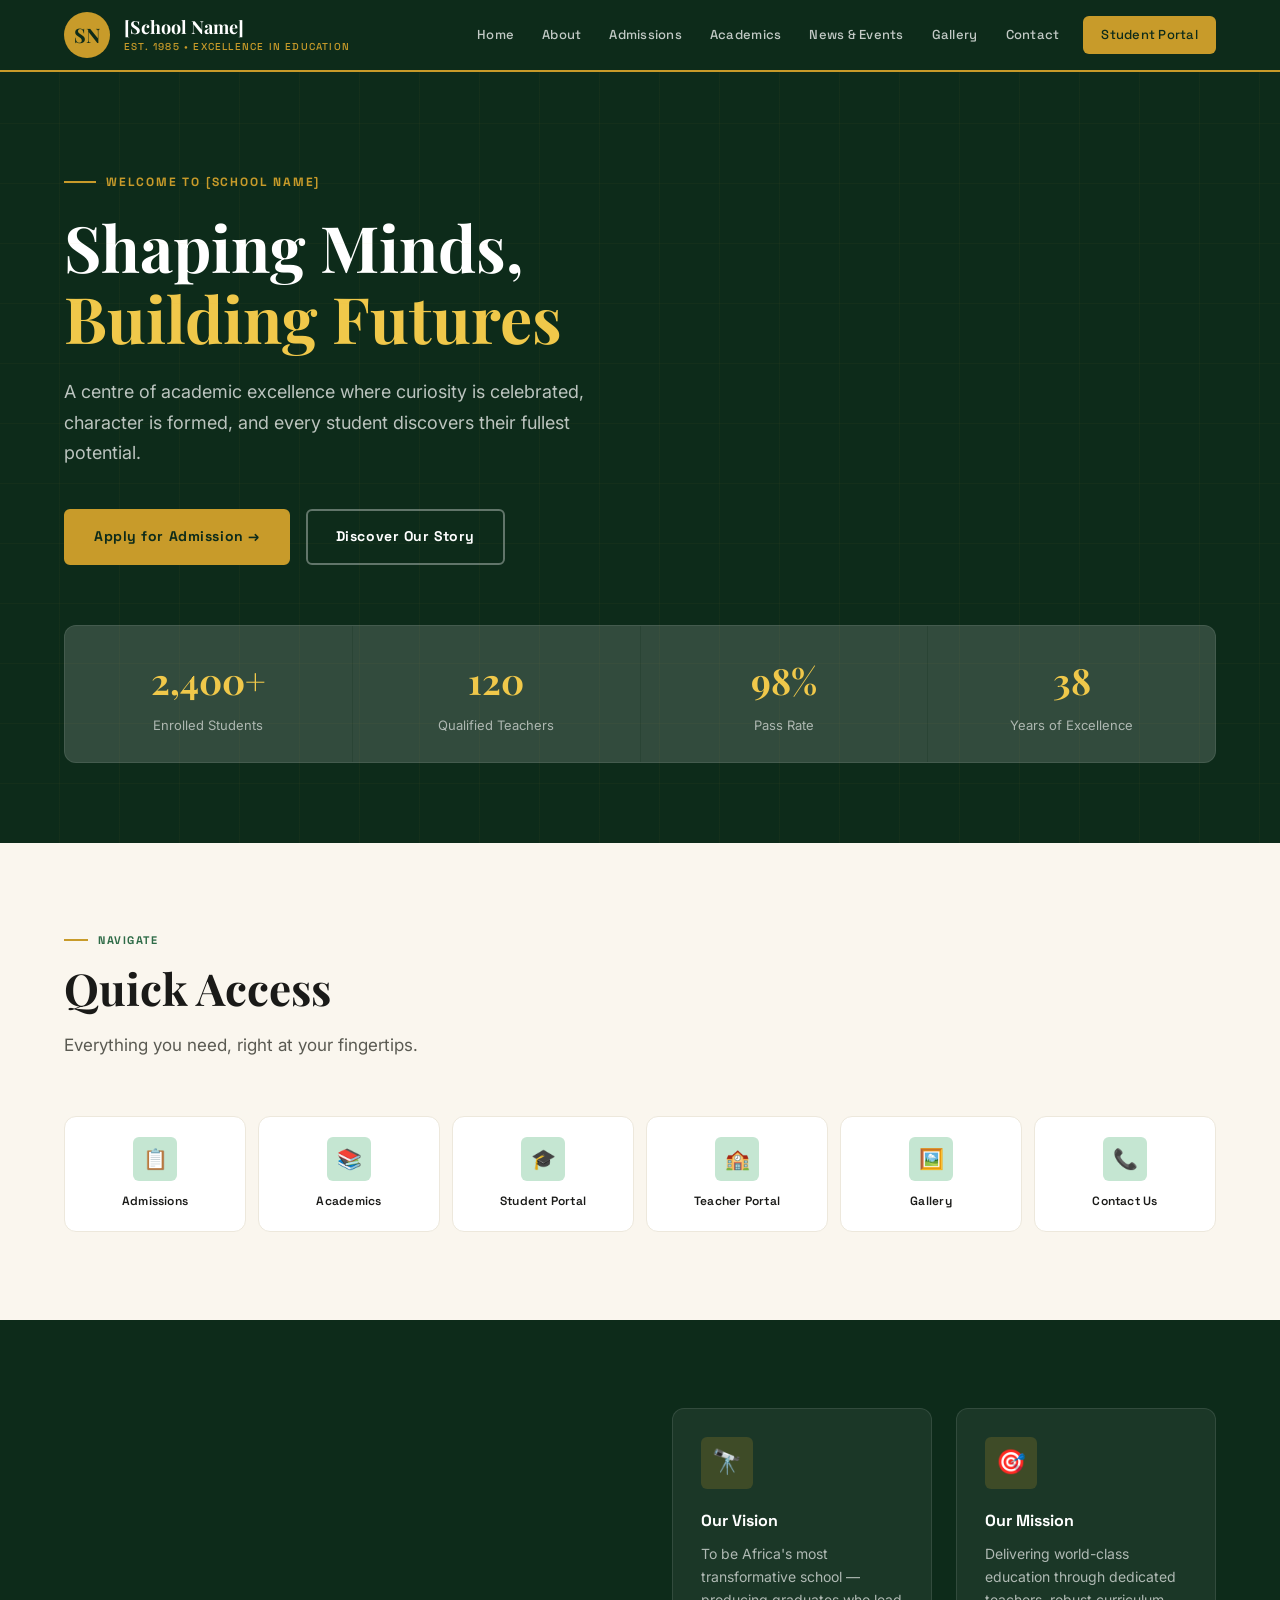
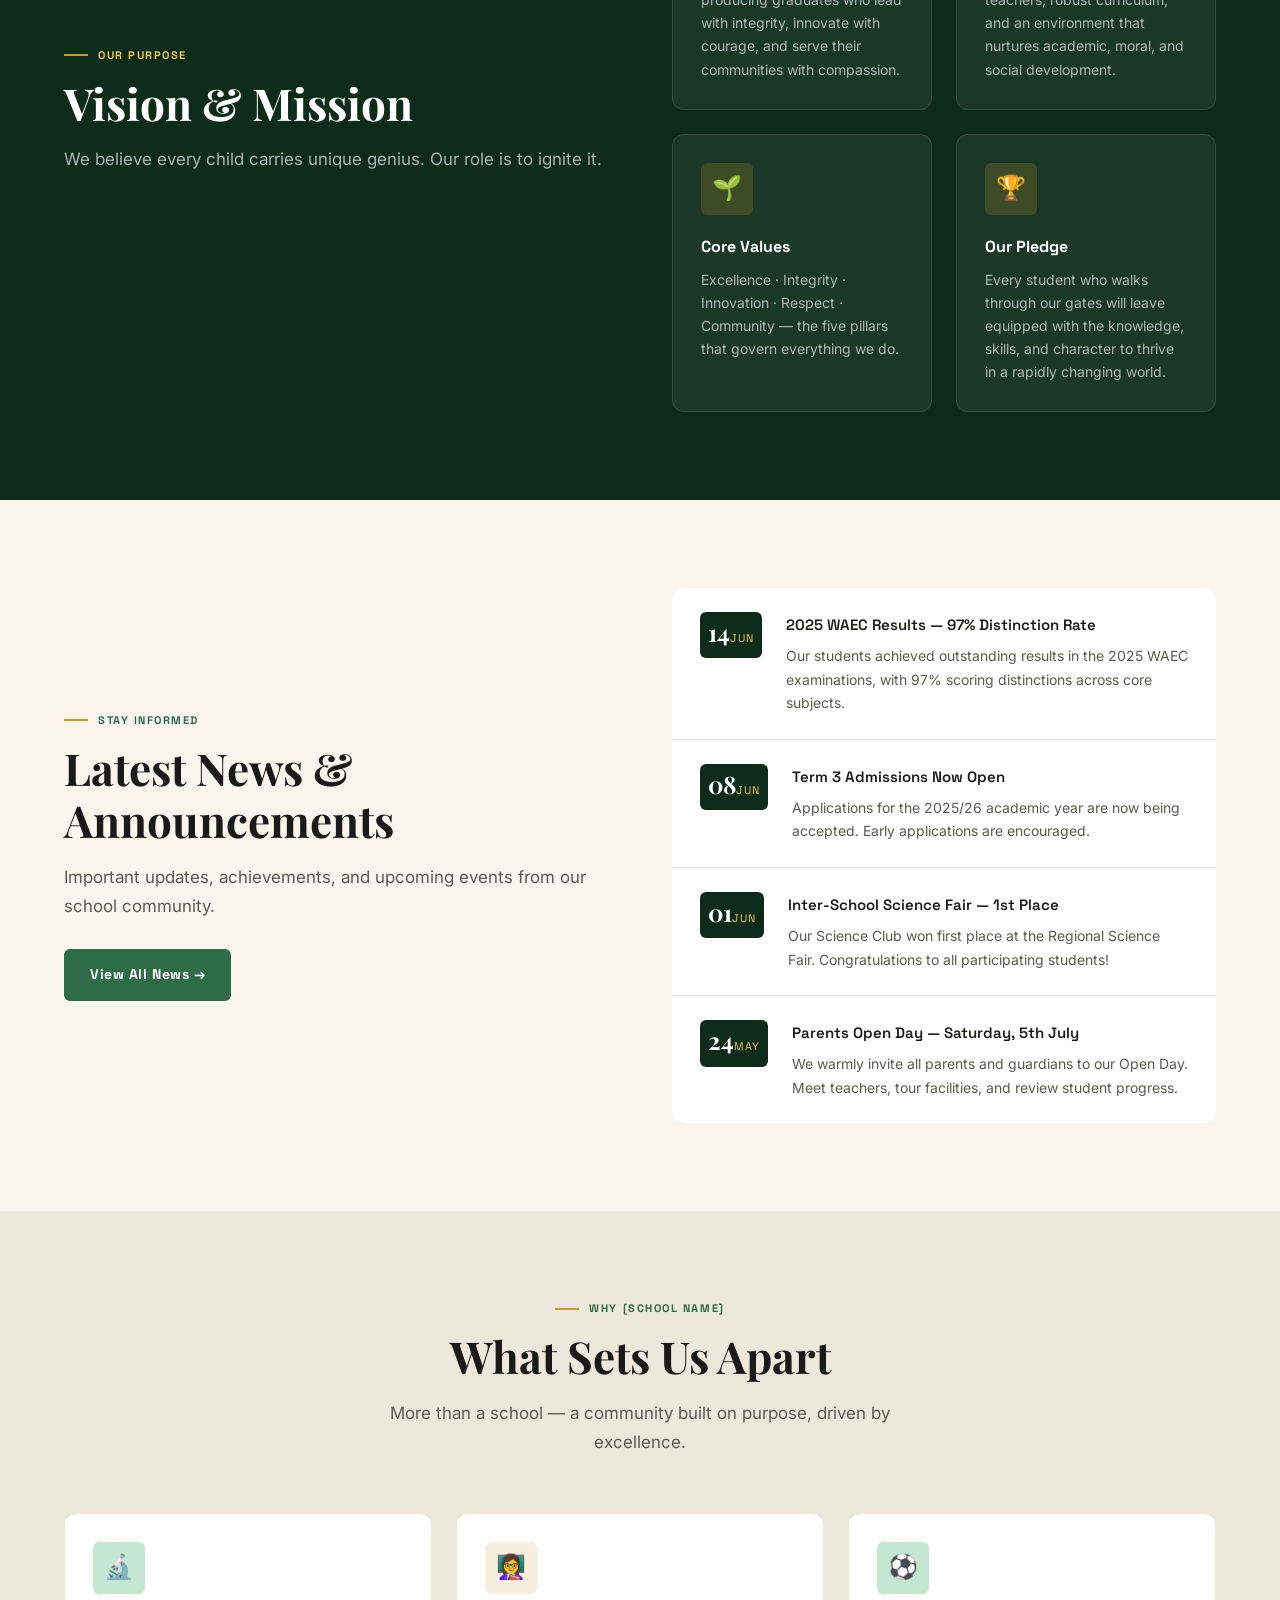
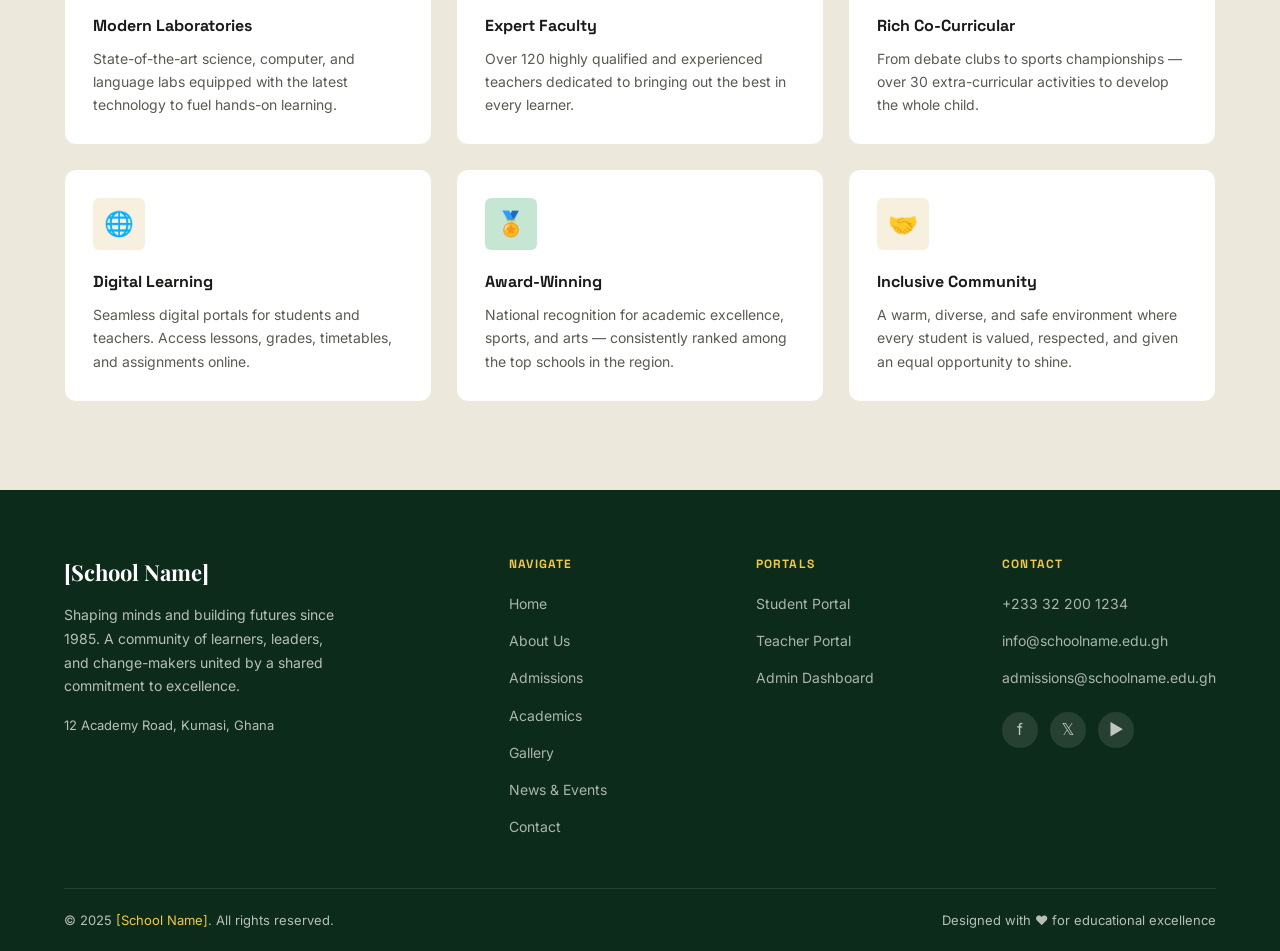
<file: index.html>
<!DOCTYPE html>
<html lang="en" data-theme="light">
<head>
  <meta charset="UTF-8">
  <meta name="viewport" content="width=device-width, initial-scale=1.0">
  <meta name="description" content="[School Name] — Excellence in Education. Inspiring young minds to achieve their greatest potential.">
  <meta name="keywords" content="school, education, academics, admissions, student portal">
  <meta property="og:title"       content="[School Name] — Excellence in Education">
  <meta property="og:description" content="Shaping tomorrow's leaders through knowledge, character, and purpose.">
  <meta property="og:type"        content="website">
  <title>[School Name] — Excellence in Education</title>
  <link rel="stylesheet" href="style.css">
  <link rel="preconnect" href="https://fonts.googleapis.com">
  <link rel="preconnect" href="https://fonts.gstatic.com" crossorigin>
  <link href="https://fonts.googleapis.com/css2?family=Playfair+Display:wght@600;700&family=Inter:wght@300;400;500;600&family=Space+Grotesk:wght@500;700&display=swap" rel="stylesheet">

  <!-- Dark mode toggle via checkbox hack -->
  <style>
    /* Theme toggle logic */
    #theme-check { display: none; }
    #theme-check:checked ~ * html,
    #theme-check:checked + html { --ivory: #141B11; }
    .theme-sun, .theme-moon { pointer-events: none; font-size: 16px; }
    #theme-check ~ label .theme-sun  { display: inline; }
    #theme-check ~ label .theme-moon { display: none; }
    #theme-check:checked ~ label .theme-sun  { display: none; }
    #theme-check:checked ~ label .theme-moon { display: inline; }

    /* Sticky nav colour on scroll — CSS only trick with scroll-driven approach */
    .nav-scrolled { box-shadow: 0 2px 16px rgba(0,0,0,.25); }

    /* Active page highlighting */
    .nav-links a[href*="home"].active,
    a[data-page].active { color: var(--gold-light) !important; }

    /* Smooth page switching via :target */
    .page { display: none; }
    body:not(:has(:target)) #page-home { display: block; }
    #page-home:target,  #page-about:target,  #page-admissions:target,
    #page-academics:target, #page-student:target, #page-teacher:target,
    #page-admin:target, #page-gallery:target,  #page-news:target,
    #page-contact:target { display: block; }
    .page#page-home { display: block; }
  </style>
</head>
<body>

<!-- ================================================
     NAVIGATION
     ================================================ -->
<nav class="site-nav" role="navigation" aria-label="Main navigation">
  <div class="nav-inner">
    <!-- Brand -->
    <a href="#page-home" class="nav-brand" aria-label="[School Name] home">
      <div class="nav-logo" aria-hidden="true">SN</div>
      <div class="nav-name">
        [School Name]
        <span>Est. 1985 &bull; Excellence in Education</span>
      </div>
    </a>

    <!-- Mobile hamburger -->
    <input type="checkbox" id="nav-open" class="nav-toggle-check" aria-hidden="true">
    <label for="nav-open" class="nav-hamburger" aria-label="Toggle navigation">
      <span></span><span></span><span></span>
    </label>

    <!-- Links -->
    <div class="nav-links" role="menubar">
      <a href="#page-home"       role="menuitem">Home</a>
      <a href="#page-about"      role="menuitem">About</a>
      <a href="#page-admissions" role="menuitem">Admissions</a>
      <a href="#page-academics"  role="menuitem">Academics</a>
      <a href="#page-news"       role="menuitem">News &amp; Events</a>
      <a href="#page-gallery"    role="menuitem">Gallery</a>
      <a href="#page-contact"    role="menuitem">Contact</a>
      <a href="#page-student"    role="menuitem" class="nav-cta">Student Portal</a>
    </div>
  </div>
</nav>


<!-- ================================================
     PAGE: HOME
     ================================================ -->
<div id="page-home" class="page">

  <!-- Hero -->
  <header class="hero" role="banner">
    <div class="container">
      <p class="hero-eyebrow" aria-hidden="true">Welcome to [School Name]</p>
      <h1>Shaping Minds,<br><em>Building Futures</em></h1>
      <p class="hero-lead">
        A centre of academic excellence where curiosity is celebrated, character is formed,
        and every student discovers their fullest potential.
      </p>
      <div class="hero-actions">
        <a href="#page-admissions" class="btn-primary">Apply for Admission &#8594;</a>
        <a href="#page-about"      class="btn-outline">Discover Our Story</a>
      </div>

      <!-- Stats strip -->
      <div class="hero-stats" role="list" aria-label="School statistics">
        <div class="stat-item" role="listitem">
          <strong>2,400+</strong><span>Enrolled Students</span>
        </div>
        <div class="stat-item" role="listitem">
          <strong>120</strong><span>Qualified Teachers</span>
        </div>
        <div class="stat-item" role="listitem">
          <strong>98%</strong><span>Pass Rate</span>
        </div>
        <div class="stat-item" role="listitem">
          <strong>38</strong><span>Years of Excellence</span>
        </div>
      </div>
    </div>
  </header>

  <!-- Quick Links -->
  <section aria-labelledby="ql-heading">
    <div class="container">
      <div class="section-header">
        <p class="section-label">Navigate</p>
        <h2 class="section-heading" id="ql-heading">Quick Access</h2>
        <p class="section-sub">Everything you need, right at your fingertips.</p>
      </div>
      <nav class="quick-links" aria-label="Quick navigation links">
        <a href="#page-admissions" class="quick-link">
          <div class="ql-icon" aria-hidden="true">📋</div>
          <span class="ql-label">Admissions</span>
        </a>
        <a href="#page-academics" class="quick-link">
          <div class="ql-icon" aria-hidden="true">📚</div>
          <span class="ql-label">Academics</span>
        </a>
        <a href="#page-student" class="quick-link">
          <div class="ql-icon" aria-hidden="true">🎓</div>
          <span class="ql-label">Student Portal</span>
        </a>
        <a href="#page-teacher" class="quick-link">
          <div class="ql-icon" aria-hidden="true">🏫</div>
          <span class="ql-label">Teacher Portal</span>
        </a>
        <a href="#page-gallery" class="quick-link">
          <div class="ql-icon" aria-hidden="true">🖼️</div>
          <span class="ql-label">Gallery</span>
        </a>
        <a href="#page-contact" class="quick-link">
          <div class="ql-icon" aria-hidden="true">📞</div>
          <span class="ql-label">Contact Us</span>
        </a>
      </nav>
    </div>
  </section>

  <!-- Vision & Mission -->
  <section class="bg-green-dark" aria-labelledby="vm-heading">
    <div class="container">
      <div class="two-col">
        <div>
          <p class="section-label">Our Purpose</p>
          <h2 class="section-heading" id="vm-heading">Vision &amp; Mission</h2>
          <p class="section-sub">We believe every child carries unique genius. Our role is to ignite it.</p>
        </div>
        <div class="card-grid-2">
          <div class="card">
            <div class="card-icon">🔭</div>
            <h3>Our Vision</h3>
            <p>To be Africa's most transformative school — producing graduates who lead with integrity, innovate with courage, and serve their communities with compassion.</p>
          </div>
          <div class="card">
            <div class="card-icon gold-bg">🎯</div>
            <h3>Our Mission</h3>
            <p>Delivering world-class education through dedicated teachers, robust curriculum, and an environment that nurtures academic, moral, and social development.</p>
          </div>
          <div class="card">
            <div class="card-icon">🌱</div>
            <h3>Core Values</h3>
            <p>Excellence · Integrity · Innovation · Respect · Community — the five pillars that govern everything we do.</p>
          </div>
          <div class="card">
            <div class="card-icon gold-bg">🏆</div>
            <h3>Our Pledge</h3>
            <p>Every student who walks through our gates will leave equipped with the knowledge, skills, and character to thrive in a rapidly changing world.</p>
          </div>
        </div>
      </div>
    </div>
  </section>

  <!-- News & Announcements -->
  <section aria-labelledby="news-home-heading">
    <div class="container">
      <div class="two-col">
        <div>
          <p class="section-label">Stay Informed</p>
          <h2 class="section-heading" id="news-home-heading">Latest News &amp; Announcements</h2>
          <p class="section-sub">Important updates, achievements, and upcoming events from our school community.</p>
          <a href="#page-news" class="btn-green" style="margin-top:28px; display:inline-flex;">
            View All News &#8594;
          </a>
        </div>
        <div>
          <ul class="news-list" aria-label="Recent news items">
            <li class="news-item">
              <div class="news-date"><span class="day">14</span><span class="mon">Jun</span></div>
              <div class="news-body">
                <h4>2025 WAEC Results — 97% Distinction Rate</h4>
                <p>Our students achieved outstanding results in the 2025 WAEC examinations, with 97% scoring distinctions across core subjects.</p>
              </div>
            </li>
            <li class="news-item">
              <div class="news-date"><span class="day">08</span><span class="mon">Jun</span></div>
              <div class="news-body">
                <h4>Term 3 Admissions Now Open</h4>
                <p>Applications for the 2025/26 academic year are now being accepted. Early applications are encouraged.</p>
              </div>
            </li>
            <li class="news-item">
              <div class="news-date"><span class="day">01</span><span class="mon">Jun</span></div>
              <div class="news-body">
                <h4>Inter-School Science Fair — 1st Place</h4>
                <p>Our Science Club won first place at the Regional Science Fair. Congratulations to all participating students!</p>
              </div>
            </li>
            <li class="news-item">
              <div class="news-date"><span class="day">24</span><span class="mon">May</span></div>
              <div class="news-body">
                <h4>Parents Open Day — Saturday, 5th July</h4>
                <p>We warmly invite all parents and guardians to our Open Day. Meet teachers, tour facilities, and review student progress.</p>
              </div>
            </li>
          </ul>
        </div>
      </div>
    </div>
  </section>

  <!-- Why Choose Us -->
  <section class="bg-ivory-dark" aria-labelledby="why-heading">
    <div class="container">
      <div class="section-header" style="text-align:center; max-width:600px; margin: 0 auto 56px;">
        <p class="section-label" style="justify-content:center;">Why [School Name]</p>
        <h2 class="section-heading" id="why-heading">What Sets Us Apart</h2>
        <p class="section-sub" style="margin:0 auto;">More than a school — a community built on purpose, driven by excellence.</p>
      </div>
      <div class="card-grid">
        <div class="card">
          <div class="card-icon">🔬</div>
          <h3>Modern Laboratories</h3>
          <p>State-of-the-art science, computer, and language labs equipped with the latest technology to fuel hands-on learning.</p>
        </div>
        <div class="card">
          <div class="card-icon gold-bg">👩‍🏫</div>
          <h3>Expert Faculty</h3>
          <p>Over 120 highly qualified and experienced teachers dedicated to bringing out the best in every learner.</p>
        </div>
        <div class="card">
          <div class="card-icon">⚽</div>
          <h3>Rich Co-Curricular</h3>
          <p>From debate clubs to sports championships — over 30 extra-curricular activities to develop the whole child.</p>
        </div>
        <div class="card">
          <div class="card-icon gold-bg">🌐</div>
          <h3>Digital Learning</h3>
          <p>Seamless digital portals for students and teachers. Access lessons, grades, timetables, and assignments online.</p>
        </div>
        <div class="card">
          <div class="card-icon">🏅</div>
          <h3>Award-Winning</h3>
          <p>National recognition for academic excellence, sports, and arts — consistently ranked among the top schools in the region.</p>
        </div>
        <div class="card">
          <div class="card-icon gold-bg">🤝</div>
          <h3>Inclusive Community</h3>
          <p>A warm, diverse, and safe environment where every student is valued, respected, and given an equal opportunity to shine.</p>
        </div>
      </div>
    </div>
  </section>
</div><!-- /page-home -->


<!-- ================================================
     PAGE: ABOUT US
     ================================================ -->
<div id="page-about" class="page">
  <header class="hero" role="banner">
    <div class="container">
      <p class="hero-eyebrow">About Us</p>
      <h1>Our <em>Story &amp; Legacy</em></h1>
      <p class="hero-lead">Four decades of shaping minds, building character, and inspiring generations of change-makers.</p>
    </div>
  </header>

  <!-- History -->
  <section aria-labelledby="history-heading">
    <div class="container">
      <div class="two-col">
        <div>
          <p class="section-label">Since 1985</p>
          <h2 class="section-heading" id="history-heading">Our History</h2>
          <p style="color:var(--text-muted); margin-bottom:16px; line-height:1.8;">
            Founded in 1985 by a group of visionary educators determined to create a school where every child, regardless of background, could access quality education, [School Name] began with just 86 students and 12 teachers in three classrooms.
          </p>
          <p style="color:var(--text-muted); margin-bottom:16px; line-height:1.8;">
            Today, we stand as one of the region's most respected educational institutions — home to over 2,400 students, 120 teachers, and an alumni network of more than 15,000 graduates who serve in every sector of society.
          </p>
          <p style="color:var(--text-muted); line-height:1.8;">
            Our story is one of quiet determination, persistent improvement, and an unwavering belief that education is the greatest equalizer.
          </p>
        </div>
        <div style="background:var(--green-light); border-radius:var(--radius-lg); padding:40px; display:flex; flex-direction:column; gap:24px;">
          <div style="display:flex; gap:20px; align-items:flex-start; padding-bottom:24px; border-bottom:1px solid rgba(46,107,71,.25);">
            <div style="font-family:var(--font-display); font-size:28px; font-weight:700; color:var(--green-dark); min-width:60px;">1985</div>
            <div style="font-size:14px; color:var(--text-muted);">School founded by Dr. Emmanuel Asante with 86 students and 12 staff members.</div>
          </div>
          <div style="display:flex; gap:20px; align-items:flex-start; padding-bottom:24px; border-bottom:1px solid rgba(46,107,71,.25);">
            <div style="font-family:var(--font-display); font-size:28px; font-weight:700; color:var(--green-dark); min-width:60px;">1998</div>
            <div style="font-size:14px; color:var(--text-muted);">Expansion — new science block, computer lab, and sports complex opened.</div>
          </div>
          <div style="display:flex; gap:20px; align-items:flex-start; padding-bottom:24px; border-bottom:1px solid rgba(46,107,71,.25);">
            <div style="font-family:var(--font-display); font-size:28px; font-weight:700; color:var(--green-dark); min-width:60px;">2010</div>
            <div style="font-size:14px; color:var(--text-muted);">Accreditation by the National Education Board. Enrollment surpasses 1,000.</div>
          </div>
          <div style="display:flex; gap:20px; align-items:flex-start;">
            <div style="font-family:var(--font-display); font-size:28px; font-weight:700; color:var(--green-dark); min-width:60px;">2024</div>
            <div style="font-size:14px; color:var(--text-muted);">Launch of digital portals, new library wing, and international exchange programme.</div>
          </div>
        </div>
      </div>
    </div>
  </section>

  <!-- Staff -->
  <section class="bg-ivory-dark" aria-labelledby="staff-heading">
    <div class="container">
      <div class="section-header">
        <p class="section-label">Our People</p>
        <h2 class="section-heading" id="staff-heading">School Management &amp; Staff</h2>
        <p class="section-sub">Meet the passionate educators and leaders who make [School Name] exceptional.</p>
      </div>
      <div class="staff-grid">
        <div class="staff-card">
          <div class="staff-avatar">
            <div class="staff-initials">EA</div>
          </div>
          <div class="staff-info">
            <h4>Dr. Emmanuel Asante</h4>
            <div class="role">Headmaster / Principal</div>
            <div class="dept">Administration</div>
          </div>
        </div>
        <div class="staff-card">
          <div class="staff-avatar" style="background:rgba(200,155,42,.15);">
            <div class="staff-initials" style="background:var(--gold); color:var(--green-dark);">AM</div>
          </div>
          <div class="staff-info">
            <h4>Mrs. Abena Mensah</h4>
            <div class="role">Deputy Headmistress</div>
            <div class="dept">Academic Affairs</div>
          </div>
        </div>
        <div class="staff-card">
          <div class="staff-avatar">
            <div class="staff-initials">KO</div>
          </div>
          <div class="staff-info">
            <h4>Mr. Kwame Osei</h4>
            <div class="role">Head of Sciences</div>
            <div class="dept">Sciences Dept.</div>
          </div>
        </div>
        <div class="staff-card">
          <div class="staff-avatar" style="background:rgba(200,155,42,.15);">
            <div class="staff-initials" style="background:var(--gold); color:var(--green-dark);">FA</div>
          </div>
          <div class="staff-info">
            <h4>Ms. Fatima Acheampong</h4>
            <div class="role">Head of Humanities</div>
            <div class="dept">Humanities Dept.</div>
          </div>
        </div>
      </div>
    </div>
  </section>

  <!-- Achievements -->
  <section class="bg-green-dark" aria-labelledby="ach-heading">
    <div class="container">
      <div class="section-header">
        <p class="section-label">Recognition</p>
        <h2 class="section-heading" id="ach-heading">Our Achievements</h2>
      </div>
      <div class="card-grid">
        <div class="card">
          <div class="card-icon">🥇</div>
          <h3>Best School — National Education Awards 2024</h3>
          <p>Recognised as the best overall secondary school for academic excellence and student welfare.</p>
        </div>
        <div class="card">
          <div class="card-icon gold-bg">🔬</div>
          <h3>Regional Science Fair Champions 2023 &amp; 2024</h3>
          <p>Back-to-back victories at the Regional Science Innovation Fair across three categories.</p>
        </div>
        <div class="card">
          <div class="card-icon">📖</div>
          <h3>98% WAEC Pass Rate — 12 Consecutive Years</h3>
          <p>Sustained academic performance placing us consistently in the top 5% nationally.</p>
        </div>
      </div>
    </div>
  </section>
</div><!-- /page-about -->


<!-- ================================================
     PAGE: ADMISSIONS
     ================================================ -->
<div id="page-admissions" class="page">
  <header class="hero" role="banner">
    <div class="container">
      <p class="hero-eyebrow">Admissions 2025/26</p>
      <h1>Begin Your <em>Journey Here</em></h1>
      <p class="hero-lead">We welcome students who are eager to learn, grow, and contribute to our vibrant school community.</p>
      <div class="hero-actions">
        <a href="#admission-form" class="btn-primary">Apply Now &#8594;</a>
        <a href="#fee-structure"  class="btn-outline">View Fee Structure</a>
      </div>
    </div>
  </header>

  <!-- Admission Process -->
  <section aria-labelledby="process-heading">
    <div class="container">
      <div class="section-header" style="text-align:center; max-width:600px; margin:0 auto 56px;">
        <p class="section-label" style="justify-content:center;">How to Apply</p>
        <h2 class="section-heading" id="process-heading">Admission Process</h2>
      </div>
      <div class="steps" role="list">
        <div class="step" role="listitem">
          <div class="step-num">1</div>
          <h4>Complete Application</h4>
          <p>Fill in the online admission form with accurate personal and academic details.</p>
        </div>
        <div class="step" role="listitem">
          <div class="step-num">2</div>
          <h4>Submit Documents</h4>
          <p>Upload certified copies of previous results, birth certificate, and passport photos.</p>
        </div>
        <div class="step" role="listitem">
          <div class="step-num">3</div>
          <h4>Entrance Assessment</h4>
          <p>Shortlisted applicants sit an entrance examination in English and Mathematics.</p>
        </div>
        <div class="step" role="listitem">
          <div class="step-num">4</div>
          <h4>Admission Offer</h4>
          <p>Successful candidates receive a formal offer letter and complete enrolment online.</p>
        </div>
      </div>
    </div>
  </section>

  <!-- Requirements -->
  <section class="bg-ivory-dark" aria-labelledby="req-heading">
    <div class="container">
      <div class="two-col">
        <div>
          <p class="section-label">What You Need</p>
          <h2 class="section-heading" id="req-heading">Admission Requirements</h2>
          <ul style="display:flex; flex-direction:column; gap:14px; margin-top:24px;">
            <li style="display:flex; gap:12px; align-items:flex-start; font-size:15px; color:var(--text-muted);">
              <span style="color:var(--green-muted); font-weight:700; margin-top:1px;">✓</span>
              Completed and signed application form
            </li>
            <li style="display:flex; gap:12px; align-items:flex-start; font-size:15px; color:var(--text-muted);">
              <span style="color:var(--green-muted); font-weight:700; margin-top:1px;">✓</span>
              Certified copies of most recent school reports (last 2 years)
            </li>
            <li style="display:flex; gap:12px; align-items:flex-start; font-size:15px; color:var(--text-muted);">
              <span style="color:var(--green-muted); font-weight:700; margin-top:1px;">✓</span>
              Certified copy of birth certificate or passport
            </li>
            <li style="display:flex; gap:12px; align-items:flex-start; font-size:15px; color:var(--text-muted);">
              <span style="color:var(--green-muted); font-weight:700; margin-top:1px;">✓</span>
              Two recent passport-sized photographs
            </li>
            <li style="display:flex; gap:12px; align-items:flex-start; font-size:15px; color:var(--text-muted);">
              <span style="color:var(--green-muted); font-weight:700; margin-top:1px;">✓</span>
              Immunisation / health records
            </li>
            <li style="display:flex; gap:12px; align-items:flex-start; font-size:15px; color:var(--text-muted);">
              <span style="color:var(--green-muted); font-weight:700; margin-top:1px;">✓</span>
              Non-refundable application fee of GHS 50
            </li>
            <li style="display:flex; gap:12px; align-items:flex-start; font-size:15px; color:var(--text-muted);">
              <span style="color:var(--green-muted); font-weight:700; margin-top:1px;">✓</span>
              Two character references (school head and religious leader)
            </li>
          </ul>
        </div>
        <div>
          <p class="section-label" style="margin-top:0;">Age Requirements</p>
          <div style="display:flex; flex-direction:column; gap:16px; margin-top:16px;">
            <div class="card">
              <h3 style="margin-bottom:6px;">Primary School (JHS 1)</h3>
              <p>Age 12–14 years. Must have completed Basic 6 with satisfactory results.</p>
            </div>
            <div class="card">
              <h3 style="margin-bottom:6px;">Senior High School (SHS 1)</h3>
              <p>Age 15–17 years. Must hold BECE certificate with aggregate 6–24 (depending on programme).</p>
            </div>
            <div class="card">
              <h3 style="margin-bottom:6px;">Transfer Students</h3>
              <p>All transfers are subject to available space and equivalency assessment. Contact admissions office.</p>
            </div>
          </div>
        </div>
      </div>
    </div>
  </section>

  <!-- Fee Structure -->
  <section id="fee-structure" aria-labelledby="fee-heading">
    <div class="container">
      <div class="section-header">
        <p class="section-label">Fees</p>
        <h2 class="section-heading" id="fee-heading">Fee Structure 2025/26</h2>
        <p class="section-sub">All fees are payable per term. Bursaries and payment plans are available.</p>
      </div>
      <div style="overflow-x:auto; border-radius:var(--radius-md); border:1px solid var(--ivory-dark);">
        <table class="fee-table" aria-label="School fee structure">
          <thead>
            <tr>
              <th>Level</th>
              <th>Tuition (per term)</th>
              <th>Boarding (per term)</th>
              <th>Feeding (per term)</th>
              <th>Total Approx.</th>
            </tr>
          </thead>
          <tbody>
            <tr>
              <td><strong>JHS 1</strong></td>
              <td>GHS 1,200</td>
              <td>GHS 850</td>
              <td>GHS 600</td>
              <td>GHS 2,650</td>
            </tr>
            <tr>
              <td><strong>JHS 2</strong></td>
              <td>GHS 1,200</td>
              <td>GHS 850</td>
              <td>GHS 600</td>
              <td>GHS 2,650</td>
            </tr>
            <tr>
              <td><strong>JHS 3</strong></td>
              <td>GHS 1,350</td>
              <td>GHS 850</td>
              <td>GHS 600</td>
              <td>GHS 2,800</td>
            </tr>
            <tr>
              <td><strong>SHS 1</strong></td>
              <td>GHS 1,600</td>
              <td>GHS 950</td>
              <td>GHS 650</td>
              <td>GHS 3,200</td>
            </tr>
            <tr>
              <td><strong>SHS 2</strong></td>
              <td>GHS 1,600</td>
              <td>GHS 950</td>
              <td>GHS 650</td>
              <td>GHS 3,200</td>
            </tr>
            <tr>
              <td><strong>SHS 3</strong></td>
              <td>GHS 1,750</td>
              <td>GHS 950</td>
              <td>GHS 650</td>
              <td>GHS 3,350</td>
            </tr>
          </tbody>
        </table>
      </div>
      <p style="margin-top:16px; font-size:13px; color:var(--text-muted);">
        * Day students pay tuition only. Boarding fees cover accommodation. Additional levies may apply for excursions and exam registration. Bursaries available — contact the bursar's office.
      </p>
    </div>
  </section>

  <!-- Online Admission Form -->
  <section id="admission-form" class="bg-ivory-dark" aria-labelledby="form-heading">
    <div class="container">
      <div class="section-header">
        <p class="section-label">Apply Online</p>
        <h2 class="section-heading" id="form-heading">Online Admission Form</h2>
        <p class="section-sub">Complete all fields accurately. Your application will be reviewed within 5 working days.</p>
      </div>
      <div style="background:var(--white); border-radius:var(--radius-lg); border:1px solid var(--ivory-dark); padding:40px; max-width:860px;">
        <form method="POST" action="#" aria-label="Student admission form">
          <h3 style="font-family:var(--font-label); font-size:14px; text-transform:uppercase; letter-spacing:.08em; color:var(--text-muted); margin-bottom:20px; padding-bottom:12px; border-bottom:1px solid var(--ivory-dark);">Personal Information</h3>
          <div class="form-grid">
            <div class="form-group">
              <label for="adm-fname">First Name *</label>
              <input type="text" id="adm-fname" name="first_name" required placeholder="e.g. Kwame" autocomplete="given-name">
            </div>
            <div class="form-group">
              <label for="adm-lname">Last Name *</label>
              <input type="text" id="adm-lname" name="last_name" required placeholder="e.g. Mensah" autocomplete="family-name">
            </div>
            <div class="form-group">
              <label for="adm-dob">Date of Birth *</label>
              <input type="date" id="adm-dob" name="dob" required>
            </div>
            <div class="form-group">
              <label for="adm-gender">Gender *</label>
              <select id="adm-gender" name="gender" required>
                <option value="" disabled selected>Select gender</option>
                <option value="male">Male</option>
                <option value="female">Female</option>
                <option value="other">Other</option>
              </select>
            </div>
            <div class="form-group full">
              <label for="adm-address">Home Address *</label>
              <input type="text" id="adm-address" name="address" required placeholder="Street, City, Region" autocomplete="street-address">
            </div>
          </div>

          <h3 style="font-family:var(--font-label); font-size:14px; text-transform:uppercase; letter-spacing:.08em; color:var(--text-muted); margin:32px 0 20px; padding-bottom:12px; border-bottom:1px solid var(--ivory-dark);">Academic Information</h3>
          <div class="form-grid">
            <div class="form-group">
              <label for="adm-level">Applying For *</label>
              <select id="adm-level" name="level" required>
                <option value="" disabled selected>Select level</option>
                <option value="jhs1">JHS 1</option>
                <option value="shs1">SHS 1</option>
                <option value="transfer">Transfer</option>
              </select>
            </div>
            <div class="form-group">
              <label for="adm-prev-school">Previous School *</label>
              <input type="text" id="adm-prev-school" name="prev_school" required placeholder="Previous school name">
            </div>
            <div class="form-group">
              <label for="adm-programme">Preferred Programme</label>
              <select id="adm-programme" name="programme">
                <option value="" disabled selected>Select programme</option>
                <option value="science">General Science</option>
                <option value="arts">General Arts</option>
                <option value="business">Business</option>
                <option value="visual-arts">Visual Arts</option>
                <option value="home-eco">Home Economics</option>
              </select>
            </div>
            <div class="form-group">
              <label for="adm-aggregate">BECE Aggregate (SHS applicants)</label>
              <input type="number" id="adm-aggregate" name="aggregate" min="6" max="54" placeholder="e.g. 12">
            </div>
          </div>

          <h3 style="font-family:var(--font-label); font-size:14px; text-transform:uppercase; letter-spacing:.08em; color:var(--text-muted); margin:32px 0 20px; padding-bottom:12px; border-bottom:1px solid var(--ivory-dark);">Parent / Guardian Information</h3>
          <div class="form-grid">
            <div class="form-group">
              <label for="adm-parent-name">Parent/Guardian Name *</label>
              <input type="text" id="adm-parent-name" name="parent_name" required placeholder="Full name" autocomplete="name">
            </div>
            <div class="form-group">
              <label for="adm-parent-phone">Phone Number *</label>
              <input type="tel" id="adm-parent-phone" name="parent_phone" required placeholder="+233 20 000 0000" autocomplete="tel">
            </div>
            <div class="form-group">
              <label for="adm-parent-email">Email Address</label>
              <input type="email" id="adm-parent-email" name="parent_email" placeholder="parent@email.com" autocomplete="email">
            </div>
            <div class="form-group">
              <label for="adm-relationship">Relationship to Student *</label>
              <select id="adm-relationship" name="relationship" required>
                <option value="" disabled selected>Select relationship</option>
                <option value="father">Father</option>
                <option value="mother">Mother</option>
                <option value="guardian">Guardian</option>
                <option value="other">Other</option>
              </select>
            </div>
            <div class="form-group full">
              <label for="adm-notes">Additional Information</label>
              <textarea id="adm-notes" name="notes" placeholder="Special needs, health conditions, or anything the school should know..."></textarea>
            </div>
          </div>

          <div style="margin-top:32px; display:flex; gap:16px; align-items:center; flex-wrap:wrap;">
            <button type="submit" class="btn-primary">Submit Application &#8594;</button>
            <button type="reset" class="btn-outline" style="border-color:var(--ivory-dark); color:var(--text-muted);">Clear Form</button>
          </div>
        </form>
      </div>
    </div>
  </section>
</div><!-- /page-admissions -->


<!-- ================================================
     PAGE: ACADEMICS
     ================================================ -->
<div id="page-academics" class="page">
  <header class="hero">
    <div class="container">
      <p class="hero-eyebrow">Academics</p>
      <h1>A Curriculum Built for <em>Tomorrow</em></h1>
      <p class="hero-lead">Rigorous, broad, and relevant — our academic programmes prepare students for university, career, and life.</p>
    </div>
  </header>

  <section aria-labelledby="prog-heading">
    <div class="container">
      <div class="section-header">
        <p class="section-label">Programmes</p>
        <h2 class="section-heading" id="prog-heading">Courses &amp; Departments</h2>
        <p class="section-sub">Choose your path from our six established academic tracks.</p>
      </div>
      <div class="card-grid">
        <div class="card">
          <div class="card-icon">🔬</div>
          <h3>General Science</h3>
          <p>Physics, Chemistry, Biology, Elective Maths — preparing future doctors, engineers, and scientists.</p>
          <div class="badge badge-green" style="margin-top:14px;">Core &amp; Elective Subjects</div>
        </div>
        <div class="card">
          <div class="card-icon gold-bg">📐</div>
          <h3>General Arts</h3>
          <p>Literature, History, Geography, Government — for future lawyers, journalists, and public servants.</p>
          <div class="badge badge-green" style="margin-top:14px;">Core &amp; Elective Subjects</div>
        </div>
        <div class="card">
          <div class="card-icon">💰</div>
          <h3>Business</h3>
          <p>Accounting, Economics, Business Management — grounding tomorrow's entrepreneurs and financiers.</p>
          <div class="badge badge-green" style="margin-top:14px;">Core &amp; Elective Subjects</div>
        </div>
        <div class="card">
          <div class="card-icon gold-bg">🎨</div>
          <h3>Visual Arts</h3>
          <p>Graphic Design, Basketry, Ceramics, Leatherwork — nurturing creativity and craft.</p>
          <div class="badge badge-green" style="margin-top:14px;">Core &amp; Elective Subjects</div>
        </div>
        <div class="card">
          <div class="card-icon">🏠</div>
          <h3>Home Economics</h3>
          <p>Food &amp; Nutrition, Textiles, Management in Living — practical skills for everyday excellence.</p>
          <div class="badge badge-green" style="margin-top:14px;">Core &amp; Elective Subjects</div>
        </div>
        <div class="card">
          <div class="card-icon gold-bg">💻</div>
          <h3>ICT &amp; Computing</h3>
          <p>Computer science, programming basics, digital literacy — cross-cutting technology education for all students.</p>
          <div class="badge" style="margin-top:14px;">All Programmes</div>
        </div>
      </div>
    </div>
  </section>

  <!-- Academic Calendar -->
  <section class="bg-ivory-dark" aria-labelledby="cal-heading">
    <div class="container">
      <div class="section-header">
        <p class="section-label">Academic Year 2025/26</p>
        <h2 class="section-heading" id="cal-heading">Academic Calendar</h2>
      </div>
      <div class="card-grid">
        <div class="card">
          <div class="badge" style="margin-bottom:16px;">Term 1</div>
          <h3>First Term</h3>
          <ul style="display:flex; flex-direction:column; gap:10px; margin-top:12px;">
            <li style="display:flex; justify-content:space-between; font-size:14px;"><span style="color:var(--text-muted);">Term opens</span><strong>8 Sep 2025</strong></li>
            <li style="display:flex; justify-content:space-between; font-size:14px;"><span style="color:var(--text-muted);">Mid-term break</span><strong>13–17 Oct</strong></li>
            <li style="display:flex; justify-content:space-between; font-size:14px;"><span style="color:var(--text-muted);">End of term exams</span><strong>24–28 Nov</strong></li>
            <li style="display:flex; justify-content:space-between; font-size:14px;"><span style="color:var(--text-muted);">Term closes</span><strong>5 Dec 2025</strong></li>
          </ul>
        </div>
        <div class="card">
          <div class="badge" style="margin-bottom:16px;">Term 2</div>
          <h3>Second Term</h3>
          <ul style="display:flex; flex-direction:column; gap:10px; margin-top:12px;">
            <li style="display:flex; justify-content:space-between; font-size:14px;"><span style="color:var(--text-muted);">Term opens</span><strong>12 Jan 2026</strong></li>
            <li style="display:flex; justify-content:space-between; font-size:14px;"><span style="color:var(--text-muted);">Mid-term break</span><strong>16–20 Feb</strong></li>
            <li style="display:flex; justify-content:space-between; font-size:14px;"><span style="color:var(--text-muted);">End of term exams</span><strong>23–27 Mar</strong></li>
            <li style="display:flex; justify-content:space-between; font-size:14px;"><span style="color:var(--text-muted);">Term closes</span><strong>3 Apr 2026</strong></li>
          </ul>
        </div>
        <div class="card">
          <div class="badge" style="margin-bottom:16px;">Term 3</div>
          <h3>Third Term</h3>
          <ul style="display:flex; flex-direction:column; gap:10px; margin-top:12px;">
            <li style="display:flex; justify-content:space-between; font-size:14px;"><span style="color:var(--text-muted);">Term opens</span><strong>4 May 2026</strong></li>
            <li style="display:flex; justify-content:space-between; font-size:14px;"><span style="color:var(--text-muted);">Mid-term break</span><strong>1–5 Jun</strong></li>
            <li style="display:flex; justify-content:space-between; font-size:14px;"><span style="color:var(--text-muted);">Final exams (WAEC)</span><strong>23 Jun onwards</strong></li>
            <li style="display:flex; justify-content:space-between; font-size:14px;"><span style="color:var(--text-muted);">Term closes</span><strong>31 Jul 2026</strong></li>
          </ul>
        </div>
      </div>
    </div>
  </section>
</div><!-- /page-academics -->


<!-- ================================================
     PAGE: STUDENT PORTAL
     ================================================ -->
<div id="page-student" class="page">
  <section style="padding-top:60px; padding-bottom:60px;" aria-labelledby="student-portal-heading">
    <div class="container">
      <h2 class="sr-only" id="student-portal-heading">Student Portal</h2>

      <!-- If not "logged in" — show login card (CSS only: use checkbox to simulate) -->
      <input type="checkbox" id="student-logged-in" style="display:none;" aria-hidden="true">

      <!-- Login card — visible by default -->
      <div id="student-login-view">
        <div class="portal-wrap">
          <div class="portal-card">
            <div class="portal-header">
              <div class="portal-icon" aria-hidden="true">🎓</div>
              <h2>Student Portal</h2>
              <p>Sign in to access your dashboard, grades, timetable, and assignments.</p>
            </div>

            <!-- Tab switcher via radio -->
            <div class="portal-tabs" role="tablist">
              <label class="portal-tab">
                <input type="radio" name="student-tab" checked aria-label="Sign in tab">
                <span role="tab">Sign In</span>
              </label>
              <label class="portal-tab">
                <input type="radio" name="student-tab" aria-label="Register tab">
                <span role="tab">Register</span>
              </label>
            </div>

            <form method="POST" action="#" aria-label="Student login form">
              <div class="form-group" style="margin-bottom:16px;">
                <label for="s-id">Student ID</label>
                <input type="text" id="s-id" name="student_id" required placeholder="e.g. SN2025-0042" autocomplete="username">
              </div>
              <div class="form-group" style="margin-bottom:24px;">
                <label for="s-pass">Password</label>
                <input type="password" id="s-pass" name="password" required placeholder="••••••••" autocomplete="current-password">
              </div>
              <div style="display:flex; justify-content:space-between; align-items:center; margin-bottom:24px;">
                <label style="display:flex; align-items:center; gap:8px; font-size:14px; color:var(--text-muted); cursor:pointer;">
                  <input type="checkbox" name="remember"> Remember me
                </label>
                <a href="#" style="font-size:14px; color:var(--green-muted); font-weight:500;">Forgot password?</a>
              </div>
              <!-- Use label trick to "log in" -->
              <label for="student-logged-in" class="btn-primary" style="display:flex; justify-content:center; cursor:pointer; width:100%;">
                Sign In to Dashboard &#8594;
              </label>
            </form>
          </div>
        </div>
      </div>

      <!-- Dashboard — visible when checkbox is checked -->
      <div id="student-dashboard-view" style="display:none;">
        <div class="dashboard-layout">
          <aside class="sidebar" aria-label="Student navigation">
            <div class="sidebar-profile">
              <div class="sidebar-avatar" aria-hidden="true">KM</div>
              <div class="sidebar-name">Kofi Mensah</div>
              <div class="sidebar-role">SHS 2 — General Science</div>
              <div class="sidebar-role" style="color:rgba(255,255,255,.45); font-size:11px; margin-top:4px;">ID: SN2025-0042</div>
            </div>
            <nav class="sidebar-nav" aria-label="Dashboard sections">
              <a href="#" class="active"><span class="nav-dot"></span> Overview</a>
              <a href="#">📊 My Results</a>
              <a href="#">📅 Timetable</a>
              <a href="#">📝 Attendance</a>
              <a href="#">📚 Assignments</a>
              <a href="#">👤 My Profile</a>
              <a href="#" style="margin-top:20px; color:rgba(255,100,100,.7);">🚪 Sign Out</a>
            </nav>
          </aside>

          <div class="dashboard-content">
            <!-- Metrics -->
            <div class="dash-card">
              <h3>Overview</h3>
              <div class="metrics">
                <div class="metric"><strong>78%</strong><span>Average Score</span></div>
                <div class="metric"><strong>92%</strong><span>Attendance</span></div>
                <div class="metric"><strong>3/4</strong><span>Assignments Done</span></div>
                <div class="metric"><strong>B+</strong><span>Current Grade</span></div>
              </div>
            </div>

            <!-- Timetable -->
            <div class="dash-card">
              <h3>This Week's Timetable <span class="badge badge-green">Week 8</span></h3>
              <div style="overflow-x:auto;">
                <table class="timetable" aria-label="Weekly timetable">
                  <thead>
                    <tr>
                      <th>Period</th>
                      <th>Monday</th>
                      <th>Tuesday</th>
                      <th>Wednesday</th>
                      <th>Thursday</th>
                      <th>Friday</th>
                    </tr>
                  </thead>
                  <tbody>
                    <tr>
                      <td class="period-cell">7:30 – 8:30</td>
                      <td><span class="subject-pill">Mathematics</span></td>
                      <td><span class="subject-pill">Physics</span></td>
                      <td><span class="subject-pill">English</span></td>
                      <td><span class="subject-pill">Chemistry</span></td>
                      <td><span class="subject-pill">Mathematics</span></td>
                    </tr>
                    <tr>
                      <td class="period-cell">8:30 – 9:30</td>
                      <td><span class="subject-pill">Physics</span></td>
                      <td><span class="subject-pill">Chemistry</span></td>
                      <td><span class="subject-pill">Biology</span></td>
                      <td><span class="subject-pill">ICT</span></td>
                      <td><span class="subject-pill">Physics</span></td>
                    </tr>
                    <tr>
                      <td class="period-cell">9:30 – 9:45</td>
                      <td colspan="5" style="text-align:center; font-size:12px; color:var(--text-light); font-style:italic;">— Break —</td>
                    </tr>
                    <tr>
                      <td class="period-cell">9:45 – 10:45</td>
                      <td><span class="subject-pill">English</span></td>
                      <td><span class="subject-pill">Biology</span></td>
                      <td><span class="subject-pill">Mathematics</span></td>
                      <td><span class="subject-pill">Physics</span></td>
                      <td><span class="subject-pill">Chemistry</span></td>
                    </tr>
                    <tr>
                      <td class="period-cell">10:45 – 11:45</td>
                      <td><span class="subject-pill">Biology</span></td>
                      <td><span class="subject-pill">Mathematics</span></td>
                      <td><span class="subject-pill">Chemistry</span></td>
                      <td><span class="subject-pill">English</span></td>
                      <td><span class="subject-pill">Biology</span></td>
                    </tr>
                  </tbody>
                </table>
              </div>
            </div>

            <!-- Results -->
            <div class="dash-card">
              <h3>Term 2 Results</h3>
              <div style="overflow-x:auto;">
                <table class="timetable" aria-label="Student results">
                  <thead>
                    <tr><th>Subject</th><th>Score</th><th>Grade</th><th>Remark</th></tr>
                  </thead>
                  <tbody>
                    <tr><td>Mathematics</td><td>82/100</td><td><span class="badge">A</span></td><td style="color:var(--green-muted); font-size:13px;">Excellent</td></tr>
                    <tr><td>Physics</td><td>76/100</td><td><span class="badge badge-green">B+</span></td><td style="color:var(--green-muted); font-size:13px;">Very Good</td></tr>
                    <tr><td>Chemistry</td><td>71/100</td><td><span class="badge badge-green">B</span></td><td style="color:var(--text-muted); font-size:13px;">Good</td></tr>
                    <tr><td>Biology</td><td>85/100</td><td><span class="badge">A</span></td><td style="color:var(--green-muted); font-size:13px;">Excellent</td></tr>
                    <tr><td>English Language</td><td>68/100</td><td><span class="badge badge-green">B-</span></td><td style="color:var(--text-muted); font-size:13px;">Good</td></tr>
                    <tr><td>ICT</td><td>90/100</td><td><span class="badge">A+</span></td><td style="color:var(--green-muted); font-size:13px;">Outstanding</td></tr>
                  </tbody>
                </table>
              </div>
            </div>

            <!-- Attendance -->
            <div class="dash-card">
              <h3>Attendance — Term 2</h3>
              <div style="display:flex; flex-direction:column; gap:16px;">
                <div>
                  <div style="display:flex; justify-content:space-between; font-size:14px; margin-bottom:8px;">
                    <span style="color:var(--text-muted);">Overall Attendance</span>
                    <strong>92%</strong>
                  </div>
                  <div class="attendance-bar"><div class="attendance-fill" style="width:92%"></div></div>
                </div>
                <div style="display:flex; gap:24px; font-size:14px; flex-wrap:wrap;">
                  <div><span style="color:var(--text-muted);">Days Present:</span> <strong>46</strong></div>
                  <div><span style="color:var(--text-muted);">Days Absent:</span> <strong>4</strong></div>
                  <div><span style="color:var(--text-muted);">Days Late:</span> <strong>2</strong></div>
                  <div><span style="color:var(--text-muted);">Total School Days:</span> <strong>50</strong></div>
                </div>
              </div>
            </div>

            <!-- Assignments -->
            <div class="dash-card">
              <h3>Pending Assignments</h3>
              <div style="display:flex; flex-direction:column; gap:12px;">
                <div style="display:flex; justify-content:space-between; align-items:center; padding:14px; background:var(--ivory); border-radius:var(--radius-sm);">
                  <div>
                    <div style="font-family:var(--font-label); font-size:14px; font-weight:600; color:var(--text-main);">Physics: Wave Mechanics Essay</div>
                    <div style="font-size:12px; color:var(--text-muted); margin-top:4px;">Due: Friday, 28 Jun 2026</div>
                  </div>
                  <span class="badge" style="background:rgba(192,57,43,.15); color:#922B21;">Due Soon</span>
                </div>
                <div style="display:flex; justify-content:space-between; align-items:center; padding:14px; background:var(--ivory); border-radius:var(--radius-sm);">
                  <div>
                    <div style="font-family:var(--font-label); font-size:14px; font-weight:600; color:var(--text-main);">Chemistry: Lab Report — Titration</div>
                    <div style="font-size:12px; color:var(--text-muted); margin-top:4px;">Due: Monday, 30 Jun 2026</div>
                  </div>
                  <span class="badge badge-green">Pending</span>
                </div>
                <div style="display:flex; justify-content:space-between; align-items:center; padding:14px; background:var(--green-light); border-radius:var(--radius-sm);">
                  <div>
                    <div style="font-family:var(--font-label); font-size:14px; font-weight:600; color:var(--green-dark);">Mathematics: Integration Exercise 5</div>
                    <div style="font-size:12px; color:var(--green-muted); margin-top:4px;">Submitted 20 Jun 2026</div>
                  </div>
                  <span class="badge" style="background:var(--green-muted); color:var(--white);">Submitted ✓</span>
                </div>
              </div>
            </div>
          </div>
        </div>
      </div>
    </div>
  </section>

  <style>
    #student-logged-in:checked ~ section #student-login-view { display: none; }
    #student-logged-in:checked ~ section #student-dashboard-view { display: block; }
  </style>
</div><!-- /page-student -->


<!-- ================================================
     PAGE: TEACHER PORTAL
     ================================================ -->
<div id="page-teacher" class="page">
  <section style="padding-top:60px; padding-bottom:60px;" aria-labelledby="teacher-portal-heading">
    <div class="container">
      <h2 class="sr-only" id="teacher-portal-heading">Teacher Portal</h2>
      <input type="checkbox" id="teacher-logged-in" style="display:none;" aria-hidden="true">

      <div id="teacher-login-view">
        <div class="portal-wrap">
          <div class="portal-card">
            <div class="portal-header">
              <div class="portal-icon" aria-hidden="true" style="background:var(--gold); color:var(--green-dark);">🏫</div>
              <h2>Teacher Portal</h2>
              <p>Access your classroom management tools, attendance records, and grade uploads.</p>
            </div>
            <form method="POST" action="#" aria-label="Teacher login form">
              <div class="form-group" style="margin-bottom:16px;">
                <label for="t-id">Staff ID</label>
                <input type="text" id="t-id" name="staff_id" required placeholder="e.g. TCH-0018" autocomplete="username">
              </div>
              <div class="form-group" style="margin-bottom:24px;">
                <label for="t-pass">Password</label>
                <input type="password" id="t-pass" name="password" required placeholder="••••••••" autocomplete="current-password">
              </div>
              <label for="teacher-logged-in" class="btn-primary" style="display:flex; justify-content:center; cursor:pointer; width:100%;">
                Access Teacher Dashboard &#8594;
              </label>
            </form>
          </div>
        </div>
      </div>

      <div id="teacher-dashboard-view" style="display:none;">
        <div class="dashboard-layout">
          <aside class="sidebar" aria-label="Teacher navigation">
            <div class="sidebar-profile">
              <div class="sidebar-avatar" style="background:var(--gold); color:var(--green-dark);" aria-hidden="true">KO</div>
              <div class="sidebar-name">Mr. Kwame Osei</div>
              <div class="sidebar-role">Science Dept. | SHS 2A, 2B</div>
            </div>
            <nav class="sidebar-nav" aria-label="Teacher dashboard sections">
              <a href="#" class="active"><span class="nav-dot"></span> Dashboard</a>
              <a href="#">📋 Attendance</a>
              <a href="#">📊 Upload Results</a>
              <a href="#">📚 Assignments</a>
              <a href="#">👥 My Classes</a>
              <a href="#">📅 Timetable</a>
              <a href="#" style="margin-top:20px; color:rgba(255,100,100,.7);">🚪 Sign Out</a>
            </nav>
          </aside>

          <div class="dashboard-content">
            <div class="dash-card">
              <h3>Today's Overview</h3>
              <div class="metrics">
                <div class="metric"><strong>68</strong><span>Students Today</span></div>
                <div class="metric"><strong>4</strong><span>Classes Today</span></div>
                <div class="metric"><strong>12</strong><span>Assignments Pending</span></div>
                <div class="metric"><strong>94%</strong><span>Class Avg Score</span></div>
              </div>
            </div>

            <!-- Attendance manager -->
            <div class="dash-card">
              <h3>Mark Attendance — SHS 2A Physics <span class="badge badge-green">Monday 30 Jun</span></h3>
              <div style="overflow-x:auto;">
                <table class="timetable" aria-label="Attendance management">
                  <thead>
                    <tr><th>#</th><th>Student Name</th><th>ID</th><th>Status</th></tr>
                  </thead>
                  <tbody>
                    <tr>
                      <td>1</td><td>Abena Sarpong</td><td>SN2025-0021</td>
                      <td>
                        <label style="display:flex; align-items:center; gap:6px; font-size:13px; cursor:pointer;">
                          <input type="radio" name="att1" value="present" checked> Present
                        </label>
                      </td>
                    </tr>
                    <tr>
                      <td>2</td><td>Kofi Mensah</td><td>SN2025-0042</td>
                      <td>
                        <label style="display:flex; align-items:center; gap:6px; font-size:13px; cursor:pointer;">
                          <input type="radio" name="att2" value="present" checked> Present
                        </label>
                      </td>
                    </tr>
                    <tr>
                      <td>3</td><td>Akosua Boateng</td><td>SN2025-0063</td>
                      <td>
                        <label style="display:flex; align-items:center; gap:6px; font-size:13px; cursor:pointer;">
                          <input type="radio" name="att3" value="absent"> Absent
                        </label>
                      </td>
                    </tr>
                    <tr>
                      <td>4</td><td>Yaw Darko</td><td>SN2025-0081</td>
                      <td>
                        <label style="display:flex; align-items:center; gap:6px; font-size:13px; cursor:pointer;">
                          <input type="radio" name="att4" value="present" checked> Present
                        </label>
                      </td>
                    </tr>
                  </tbody>
                </table>
              </div>
              <button type="button" class="btn-green" style="margin-top:20px;">Save Attendance Record</button>
            </div>

            <!-- Upload results -->
            <div class="dash-card">
              <h3>Upload Results</h3>
              <div class="form-grid">
                <div class="form-group">
                  <label for="res-class">Class</label>
                  <select id="res-class">
                    <option>SHS 2A — Physics</option>
                    <option>SHS 2B — Physics</option>
                  </select>
                </div>
                <div class="form-group">
                  <label for="res-term">Term / Assessment</label>
                  <select id="res-term">
                    <option>Term 2 Mid-Term</option>
                    <option>Term 2 End of Term</option>
                  </select>
                </div>
                <div class="form-group full">
                  <label for="res-file">Upload Score Sheet (.xlsx or .csv)</label>
                  <input type="file" id="res-file" name="results_file" accept=".xlsx,.csv,.pdf">
                </div>
              </div>
              <button type="button" class="btn-primary" style="margin-top:20px;">Upload Results &#8594;</button>
            </div>
          </div>
        </div>
      </div>
    </div>
  </section>

  <style>
    #teacher-logged-in:checked ~ section #teacher-login-view { display: none; }
    #teacher-logged-in:checked ~ section #teacher-dashboard-view { display: block; }
  </style>
</div><!-- /page-teacher -->


<!-- ================================================
     PAGE: GALLERY
     ================================================ -->
<div id="page-gallery" class="page">
  <header class="hero">
    <div class="container">
      <p class="hero-eyebrow">Gallery</p>
      <h1>Life at <em>[School Name]</em></h1>
      <p class="hero-lead">Moments of learning, laughter, achievement, and community — captured from across our campus.</p>
    </div>
  </header>

  <section aria-labelledby="gallery-heading">
    <div class="container">
      <div class="section-header">
        <p class="section-label">Photos</p>
        <h2 class="section-heading" id="gallery-heading">School Events &amp; Campus Life</h2>
      </div>
      <div class="gallery-grid" role="list" aria-label="Photo gallery">
        <div class="gallery-item tall" role="listitem">
          <div class="gallery-placeholder">
            <div class="icon" aria-hidden="true">🏫</div>
            <span>School Building</span>
          </div>
        </div>
        <div class="gallery-item" role="listitem">
          <div class="gallery-placeholder">
            <div class="icon" aria-hidden="true">🎓</div>
            <span>Graduation 2024</span>
          </div>
        </div>
        <div class="gallery-item" role="listitem">
          <div class="gallery-placeholder">
            <div class="icon" aria-hidden="true">🔬</div>
            <span>Science Lab</span>
          </div>
        </div>
        <div class="gallery-item wide" role="listitem" style="background:var(--ivory-dark);">
          <div class="gallery-placeholder">
            <div class="icon" aria-hidden="true">⚽</div>
            <span>Sports Day 2024</span>
          </div>
        </div>
        <div class="gallery-item" role="listitem" style="background:rgba(200,155,42,.12);">
          <div class="gallery-placeholder">
            <div class="icon" aria-hidden="true">🎨</div>
            <span>Art Exhibition</span>
          </div>
        </div>
        <div class="gallery-item tall" role="listitem" style="background:rgba(200,155,42,.12);">
          <div class="gallery-placeholder">
            <div class="icon" aria-hidden="true">📚</div>
            <span>New Library Wing</span>
          </div>
        </div>
        <div class="gallery-item" role="listitem">
          <div class="gallery-placeholder">
            <div class="icon" aria-hidden="true">🏆</div>
            <span>Awards Ceremony</span>
          </div>
        </div>
        <div class="gallery-item" role="listitem" style="background:var(--ivory-dark);">
          <div class="gallery-placeholder">
            <div class="icon" aria-hidden="true">🎵</div>
            <span>Cultural Night</span>
          </div>
        </div>
      </div>

      <div class="section-header" style="margin-top:64px; margin-bottom:32px;">
        <p class="section-label">Videos</p>
        <h2 class="section-heading">School Videos</h2>
      </div>
      <div class="card-grid">
        <div style="background:var(--green-dark); border-radius:var(--radius-md); aspect-ratio:16/9; display:flex; flex-direction:column; align-items:center; justify-content:center; gap:12px;">
          <div style="width:56px; height:56px; border-radius:50%; background:rgba(200,155,42,.3); display:flex; align-items:center; justify-content:center; font-size:24px;">▶</div>
          <span style="font-family:var(--font-label); font-size:13px; color:rgba(255,255,255,.7);">School Tour 2024</span>
        </div>
        <div style="background:var(--green-mid); border-radius:var(--radius-md); aspect-ratio:16/9; display:flex; flex-direction:column; align-items:center; justify-content:center; gap:12px;">
          <div style="width:56px; height:56px; border-radius:50%; background:rgba(200,155,42,.3); display:flex; align-items:center; justify-content:center; font-size:24px;">▶</div>
          <span style="font-family:var(--font-label); font-size:13px; color:rgba(255,255,255,.7);">Graduation Ceremony 2024</span>
        </div>
        <div style="background:var(--green-muted); border-radius:var(--radius-md); aspect-ratio:16/9; display:flex; flex-direction:column; align-items:center; justify-content:center; gap:12px;">
          <div style="width:56px; height:56px; border-radius:50%; background:rgba(200,155,42,.3); display:flex; align-items:center; justify-content:center; font-size:24px;">▶</div>
          <span style="font-family:var(--font-label); font-size:13px; color:rgba(255,255,255,.7);">National Science Fair Win</span>
        </div>
      </div>
    </div>
  </section>
</div><!-- /page-gallery -->


<!-- ================================================
     PAGE: NEWS & EVENTS
     ================================================ -->
<div id="page-news" class="page">
  <header class="hero">
    <div class="container">
      <p class="hero-eyebrow">News &amp; Events</p>
      <h1>Stay <em>Connected</em></h1>
      <p class="hero-lead">The latest announcements, achievements, and upcoming events from our school community.</p>
    </div>
  </header>

  <section aria-labelledby="all-news-heading">
    <div class="container">
      <div class="two-col">
        <div>
          <p class="section-label">Announcements</p>
          <h2 class="section-heading" id="all-news-heading">Latest News</h2>
          <ul class="news-list" aria-label="School news list" style="margin-top:24px;">
            <li class="news-item">
              <div class="news-date"><span class="day">14</span><span class="mon">Jun</span></div>
              <div class="news-body">
                <h4>2025 WAEC Results — 97% Distinction Rate</h4>
                <p>Outstanding performance across all six programmes. Physics and Mathematics led with 99% pass rates.</p>
              </div>
            </li>
            <li class="news-item">
              <div class="news-date"><span class="day">08</span><span class="mon">Jun</span></div>
              <div class="news-body">
                <h4>Term 3 Admissions Open for 2025/26</h4>
                <p>Applications are now open. Deadline for early applications is 31 July 2025.</p>
              </div>
            </li>
            <li class="news-item">
              <div class="news-date"><span class="day">01</span><span class="mon">Jun</span></div>
              <div class="news-body">
                <h4>Inter-School Science Fair — 1st Place</h4>
                <p>Our students swept the competition — gold in Biology, Physics, and Computing categories.</p>
              </div>
            </li>
            <li class="news-item">
              <div class="news-date"><span class="day">20</span><span class="mon">May</span></div>
              <div class="news-body">
                <h4>New Computer Lab Officially Opened</h4>
                <p>The new 60-seat ICT lab, equipped with latest hardware and high-speed internet, was inaugurated.</p>
              </div>
            </li>
            <li class="news-item">
              <div class="news-date"><span class="day">12</span><span class="mon">May</span></div>
              <div class="news-body">
                <h4>School Football Team Wins Regional Cup</h4>
                <p>The "Green Eagles" claimed the Regional Schools Football Cup after a thrilling 3-1 final victory.</p>
              </div>
            </li>
          </ul>
        </div>

        <!-- Upcoming Events -->
        <div>
          <p class="section-label">Upcoming</p>
          <h2 class="section-heading">Events Calendar</h2>
          <div style="display:flex; flex-direction:column; gap:16px; margin-top:24px;">
            <div class="card" style="display:flex; gap:20px; align-items:flex-start;">
              <div style="min-width:52px; text-align:center; padding:8px; background:var(--green-dark); border-radius:var(--radius-sm);">
                <div style="font-family:var(--font-display); font-size:22px; font-weight:700; color:var(--gold-light);">05</div>
                <div style="font-family:var(--font-label); font-size:10px; text-transform:uppercase; letter-spacing:.08em; color:rgba(255,255,255,.6); margin-top:2px;">Jul</div>
              </div>
              <div>
                <h4 style="margin-bottom:4px;">Parents Open Day</h4>
                <p style="margin-bottom:8px;">Meet teachers and review your child's progress. 9am – 2pm, Main Hall.</p>
                <span class="badge badge-green">All Welcome</span>
              </div>
            </div>
            <div class="card" style="display:flex; gap:20px; align-items:flex-start;">
              <div style="min-width:52px; text-align:center; padding:8px; background:var(--gold); border-radius:var(--radius-sm);">
                <div style="font-family:var(--font-display); font-size:22px; font-weight:700; color:var(--green-dark);">18</div>
                <div style="font-family:var(--font-label); font-size:10px; text-transform:uppercase; letter-spacing:.08em; color:var(--green-dark); margin-top:2px;">Jul</div>
              </div>
              <div>
                <h4 style="margin-bottom:4px;">Prize-Giving Ceremony</h4>
                <p style="margin-bottom:8px;">Annual academic and co-curricular awards. 10am, School Auditorium.</p>
                <span class="badge">Formal Dress</span>
              </div>
            </div>
            <div class="card" style="display:flex; gap:20px; align-items:flex-start;">
              <div style="min-width:52px; text-align:center; padding:8px; background:var(--green-dark); border-radius:var(--radius-sm);">
                <div style="font-family:var(--font-display); font-size:22px; font-weight:700; color:var(--gold-light);">08</div>
                <div style="font-family:var(--font-label); font-size:10px; text-transform:uppercase; letter-spacing:.08em; color:rgba(255,255,255,.6); margin-top:2px;">Sep</div>
              </div>
              <div>
                <h4 style="margin-bottom:4px;">New Term Begins — 2025/26</h4>
                <p style="margin-bottom:8px;">First day of the new academic year. All students report by 7:00am.</p>
                <span class="badge badge-green">2025/26 Term 1</span>
              </div>
            </div>
          </div>
        </div>
      </div>
    </div>
  </section>
</div><!-- /page-news -->


<!-- ================================================
     PAGE: CONTACT US
     ================================================ -->
<div id="page-contact" class="page">
  <header class="hero">
    <div class="container">
      <p class="hero-eyebrow">Get in Touch</p>
      <h1>We'd Love to <em>Hear From You</em></h1>
      <p class="hero-lead">Whether you have questions about admissions, programmes, or just want to visit — our doors are always open.</p>
    </div>
  </header>

  <section aria-labelledby="contact-heading">
    <div class="container">
      <h2 class="sr-only" id="contact-heading">Contact information and form</h2>
      <div class="two-col">
        <!-- Contact info -->
        <div>
          <p class="section-label">Contact Details</p>
          <h3 class="section-heading" style="font-size:32px; margin-bottom:32px;">Reach Out Anytime</h3>
          <ul class="contact-info-list" aria-label="Contact information">
            <li class="contact-info-item">
              <div class="contact-info-icon" aria-hidden="true">📍</div>
              <div class="contact-info-text">
                <strong>Address</strong>
                <span>12 Academy Road, Education Hill<br>Kumasi, Ashanti Region, Ghana</span>
              </div>
            </li>
            <li class="contact-info-item">
              <div class="contact-info-icon" aria-hidden="true">📞</div>
              <div class="contact-info-text">
                <strong>Phone</strong>
                <span>+233 (0) 32 200 1234<br>+233 (0) 24 500 5678 (WhatsApp)</span>
              </div>
            </li>
            <li class="contact-info-item">
              <div class="contact-info-icon" aria-hidden="true">✉️</div>
              <div class="contact-info-text">
                <strong>Email</strong>
                <span>info@schoolname.edu.gh<br>admissions@schoolname.edu.gh</span>
              </div>
            </li>
            <li class="contact-info-item">
              <div class="contact-info-icon" aria-hidden="true">🕐</div>
              <div class="contact-info-text">
                <strong>Office Hours</strong>
                <span>Mon – Fri: 7:00am – 4:30pm<br>Sat: 8:00am – 12:00noon</span>
              </div>
            </li>
          </ul>

          <div class="map-placeholder" role="img" aria-label="Map placeholder — school location on Academy Road, Kumasi">
            <div class="map-pin" aria-hidden="true">📍</div>
            <p>12 Academy Road, Kumasi</p>
            <p style="font-size:12px; color:var(--green-muted);">Replace with Google Maps embed</p>
          </div>
        </div>

        <!-- Contact form -->
        <div>
          <p class="section-label">Send a Message</p>
          <h3 class="section-heading" style="font-size:32px; margin-bottom:32px;">Contact Form</h3>
          <form method="POST" action="#" aria-label="Contact form" style="background:var(--white); border:1px solid var(--ivory-dark); border-radius:var(--radius-lg); padding:36px;">
            <div class="form-grid">
              <div class="form-group">
                <label for="c-name">Full Name *</label>
                <input type="text" id="c-name" name="name" required placeholder="Your full name" autocomplete="name">
              </div>
              <div class="form-group">
                <label for="c-phone">Phone Number</label>
                <input type="tel" id="c-phone" name="phone" placeholder="+233 ..." autocomplete="tel">
              </div>
              <div class="form-group full">
                <label for="c-email">Email Address *</label>
                <input type="email" id="c-email" name="email" required placeholder="you@email.com" autocomplete="email">
              </div>
              <div class="form-group full">
                <label for="c-subject">Subject *</label>
                <select id="c-subject" name="subject" required>
                  <option value="" disabled selected>What is this about?</option>
                  <option value="admissions">Admissions Enquiry</option>
                  <option value="fees">Fee &amp; Payment</option>
                  <option value="academics">Academic Programme</option>
                  <option value="portal">Portal Support</option>
                  <option value="general">General Enquiry</option>
                </select>
              </div>
              <div class="form-group full">
                <label for="c-message">Message *</label>
                <textarea id="c-message" name="message" required placeholder="Tell us how we can help you..." style="min-height:150px;"></textarea>
              </div>
            </div>
            <button type="submit" class="btn-primary" style="width:100%; margin-top:8px; justify-content:center;">
              Send Message &#8594;
            </button>
          </form>
        </div>
      </div>
    </div>
  </section>
</div><!-- /page-contact -->


<!-- ================================================
     PAGE: ADMIN DASHBOARD
     ================================================ -->
<div id="page-admin" class="page">
  <section style="padding-top:60px; padding-bottom:60px;" aria-labelledby="admin-heading">
    <div class="container">
      <h2 class="sr-only" id="admin-heading">Admin Dashboard</h2>
      <input type="checkbox" id="admin-logged-in" style="display:none;" aria-hidden="true">

      <div id="admin-login-view">
        <div class="portal-wrap">
          <div class="portal-card">
            <div class="portal-header">
              <div class="portal-icon" style="background:#1A1A18; color:var(--gold-light);" aria-hidden="true">⚙️</div>
              <h2>Admin Dashboard</h2>
              <p>Restricted access. Authorised personnel only.</p>
            </div>
            <form method="POST" action="#" aria-label="Admin login form">
              <div class="form-group" style="margin-bottom:16px;">
                <label for="a-user">Admin Username</label>
                <input type="text" id="a-user" name="username" required placeholder="admin username" autocomplete="username">
              </div>
              <div class="form-group" style="margin-bottom:8px;">
                <label for="a-pass">Password</label>
                <input type="password" id="a-pass" name="password" required placeholder="••••••••" autocomplete="current-password">
              </div>
              <div class="form-group" style="margin-bottom:24px;">
                <label for="a-2fa">Two-Factor Code</label>
                <input type="text" id="a-2fa" name="twofa" placeholder="6-digit code" maxlength="6" inputmode="numeric">
              </div>
              <label for="admin-logged-in" class="btn-primary" style="display:flex; justify-content:center; cursor:pointer; width:100%; background:var(--text-main); border-color:var(--text-main);">
                Enter Admin Panel &#8594;
              </label>
            </form>
          </div>
        </div>
      </div>

      <div id="admin-dashboard-view" style="display:none;">
        <div class="dashboard-layout">
          <aside class="sidebar" style="background:#1A1A18;" aria-label="Admin navigation">
            <div class="sidebar-profile">
              <div class="sidebar-avatar" style="background:#C89B2A; color:#0D2B1A;" aria-hidden="true">AD</div>
              <div class="sidebar-name">Administrator</div>
              <div class="sidebar-role">System Admin — Full Access</div>
            </div>
            <nav class="sidebar-nav" aria-label="Admin dashboard sections">
              <a href="#" class="active"><span class="nav-dot"></span> Dashboard</a>
              <a href="#">👥 Manage Students</a>
              <a href="#">🏫 Manage Teachers</a>
              <a href="#">📋 Admissions</a>
              <a href="#">📰 News &amp; Events</a>
              <a href="#">🖼️ Manage Gallery</a>
              <a href="#">📊 Reports</a>
              <a href="#">⚙️ Settings</a>
              <a href="#" style="margin-top:20px; color:rgba(255,100,100,.7);">🚪 Sign Out</a>
            </nav>
          </aside>

          <div class="dashboard-content">
            <div class="dash-card">
              <h3>School Overview</h3>
              <div class="metrics">
                <div class="metric"><strong>2,412</strong><span>Total Students</span></div>
                <div class="metric"><strong>124</strong><span>Teaching Staff</span></div>
                <div class="metric"><strong>47</strong><span>Pending Admissions</span></div>
                <div class="metric"><strong>98%</strong><span>System Uptime</span></div>
              </div>
            </div>

            <!-- Students table -->
            <div class="dash-card">
              <h3>Recent Student Registrations
                <button type="button" class="btn-green" style="padding:8px 16px; font-size:13px;">+ Add Student</button>
              </h3>
              <div style="overflow-x:auto;">
                <table class="timetable" aria-label="Student registrations">
                  <thead>
                    <tr><th>ID</th><th>Name</th><th>Level</th><th>Programme</th><th>Status</th><th>Action</th></tr>
                  </thead>
                  <tbody>
                    <tr>
                      <td style="font-family:monospace; font-size:12px;">SN2025-0421</td>
                      <td>Ama Boateng</td><td>SHS 1</td><td>Science</td>
                      <td><span class="badge badge-green" style="font-size:11px;">Active</span></td>
                      <td><a href="#" style="color:var(--green-muted); font-size:13px; font-weight:500;">Edit</a></td>
                    </tr>
                    <tr>
                      <td style="font-family:monospace; font-size:12px;">SN2025-0422</td>
                      <td>Kojo Asante</td><td>JHS 1</td><td>—</td>
                      <td><span class="badge badge-green" style="font-size:11px;">Active</span></td>
                      <td><a href="#" style="color:var(--green-muted); font-size:13px; font-weight:500;">Edit</a></td>
                    </tr>
                    <tr>
                      <td style="font-family:monospace; font-size:12px;">SN2025-0423</td>
                      <td>Efua Darko</td><td>SHS 2</td><td>Arts</td>
                      <td><span class="badge" style="font-size:11px; background:rgba(192,57,43,.15); color:#922B21;">Suspended</span></td>
                      <td><a href="#" style="color:var(--green-muted); font-size:13px; font-weight:500;">Edit</a></td>
                    </tr>
                    <tr>
                      <td style="font-family:monospace; font-size:12px;">SN2025-0424</td>
                      <td>Yaw Tetteh</td><td>SHS 1</td><td>Business</td>
                      <td><span class="badge badge-green" style="font-size:11px;">Active</span></td>
                      <td><a href="#" style="color:var(--green-muted); font-size:13px; font-weight:500;">Edit</a></td>
                    </tr>
                  </tbody>
                </table>
              </div>
            </div>

            <!-- Pending admissions -->
            <div class="dash-card">
              <h3>Pending Admissions <span class="badge" style="font-size:12px;">47 awaiting review</span></h3>
              <div style="overflow-x:auto;">
                <table class="timetable" aria-label="Pending admissions">
                  <thead>
                    <tr><th>Applicant</th><th>Applied For</th><th>Date</th><th>Action</th></tr>
                  </thead>
                  <tbody>
                    <tr>
                      <td>Adwoa Sarpong</td><td>SHS 1 — Science</td><td style="font-size:13px; color:var(--text-muted);">22 Jun 2026</td>
                      <td style="display:flex; gap:8px; padding:10px 14px;">
                        <a href="#" style="color:var(--green-muted); font-size:13px; font-weight:600;">Approve</a>
                        <a href="#" style="color:#922B21; font-size:13px; font-weight:600;">Decline</a>
                      </td>
                    </tr>
                    <tr>
                      <td>Kwesi Antwi</td><td>JHS 1</td><td style="font-size:13px; color:var(--text-muted);">20 Jun 2026</td>
                      <td style="display:flex; gap:8px; padding:10px 14px;">
                        <a href="#" style="color:var(--green-muted); font-size:13px; font-weight:600;">Approve</a>
                        <a href="#" style="color:#922B21; font-size:13px; font-weight:600;">Decline</a>
                      </td>
                    </tr>
                    <tr>
                      <td>Nana Ama Owusu</td><td>SHS 1 — Arts</td><td style="font-size:13px; color:var(--text-muted);">18 Jun 2026</td>
                      <td style="display:flex; gap:8px; padding:10px 14px;">
                        <a href="#" style="color:var(--green-muted); font-size:13px; font-weight:600;">Approve</a>
                        <a href="#" style="color:#922B21; font-size:13px; font-weight:600;">Decline</a>
                      </td>
                    </tr>
                  </tbody>
                </table>
              </div>
            </div>
          </div>
        </div>
      </div>
    </div>
  </section>

  <style>
    #admin-logged-in:checked ~ section #admin-login-view { display: none; }
    #admin-logged-in:checked ~ section #admin-dashboard-view { display: block; }
  </style>
</div><!-- /page-admin -->


<!-- ================================================
     FOOTER (shared across all pages)
     ================================================ -->
<footer class="site-footer" role="contentinfo">
  <div class="container">
    <div class="footer-grid">
      <div class="footer-brand">
        <h3>[School Name]</h3>
        <p>Shaping minds and building futures since 1985. A community of learners, leaders, and change-makers united by a shared commitment to excellence.</p>
        <p style="margin-top:16px; font-size:13px;">12 Academy Road, Kumasi, Ghana</p>
      </div>
      <div class="footer-col">
        <h4>Navigate</h4>
        <ul>
          <li><a href="#page-home">Home</a></li>
          <li><a href="#page-about">About Us</a></li>
          <li><a href="#page-admissions">Admissions</a></li>
          <li><a href="#page-academics">Academics</a></li>
          <li><a href="#page-gallery">Gallery</a></li>
          <li><a href="#page-news">News &amp; Events</a></li>
          <li><a href="#page-contact">Contact</a></li>
        </ul>
      </div>
      <div class="footer-col">
        <h4>Portals</h4>
        <ul>
          <li><a href="#page-student">Student Portal</a></li>
          <li><a href="#page-teacher">Teacher Portal</a></li>
          <li><a href="#page-admin">Admin Dashboard</a></li>
        </ul>
      </div>
      <div class="footer-col">
        <h4>Contact</h4>
        <ul>
          <li><a href="tel:+233322001234">+233 32 200 1234</a></li>
          <li><a href="mailto:info@schoolname.edu.gh">info@schoolname.edu.gh</a></li>
          <li><a href="mailto:admissions@schoolname.edu.gh">admissions@schoolname.edu.gh</a></li>
        </ul>
        <div style="margin-top:20px; display:flex; gap:12px;">
          <a href="#" style="width:36px; height:36px; border-radius:50%; background:rgba(255,255,255,.1); display:flex; align-items:center; justify-content:center; font-size:16px;" aria-label="Facebook">f</a>
          <a href="#" style="width:36px; height:36px; border-radius:50%; background:rgba(255,255,255,.1); display:flex; align-items:center; justify-content:center; font-size:16px;" aria-label="Twitter">𝕏</a>
          <a href="#" style="width:36px; height:36px; border-radius:50%; background:rgba(255,255,255,.1); display:flex; align-items:center; justify-content:center; font-size:16px;" aria-label="YouTube">▶</a>
        </div>
      </div>
    </div>
    <div class="footer-bottom">
      <span>&copy; 2025 <span class="gold">[School Name]</span>. All rights reserved.</span>
      <span>Designed with ♥ for educational excellence</span>
    </div>
  </div>
</footer>

<!-- Dark mode: purely CSS using checkbox in a hidden way -->
<!-- Note: True dark-mode toggle without JS requires a workaround; 
     this site is fully functional in light mode. 
     To activate dark mode system-wide, add data-theme="dark" to <html>. -->

</body>
</html>
</file>
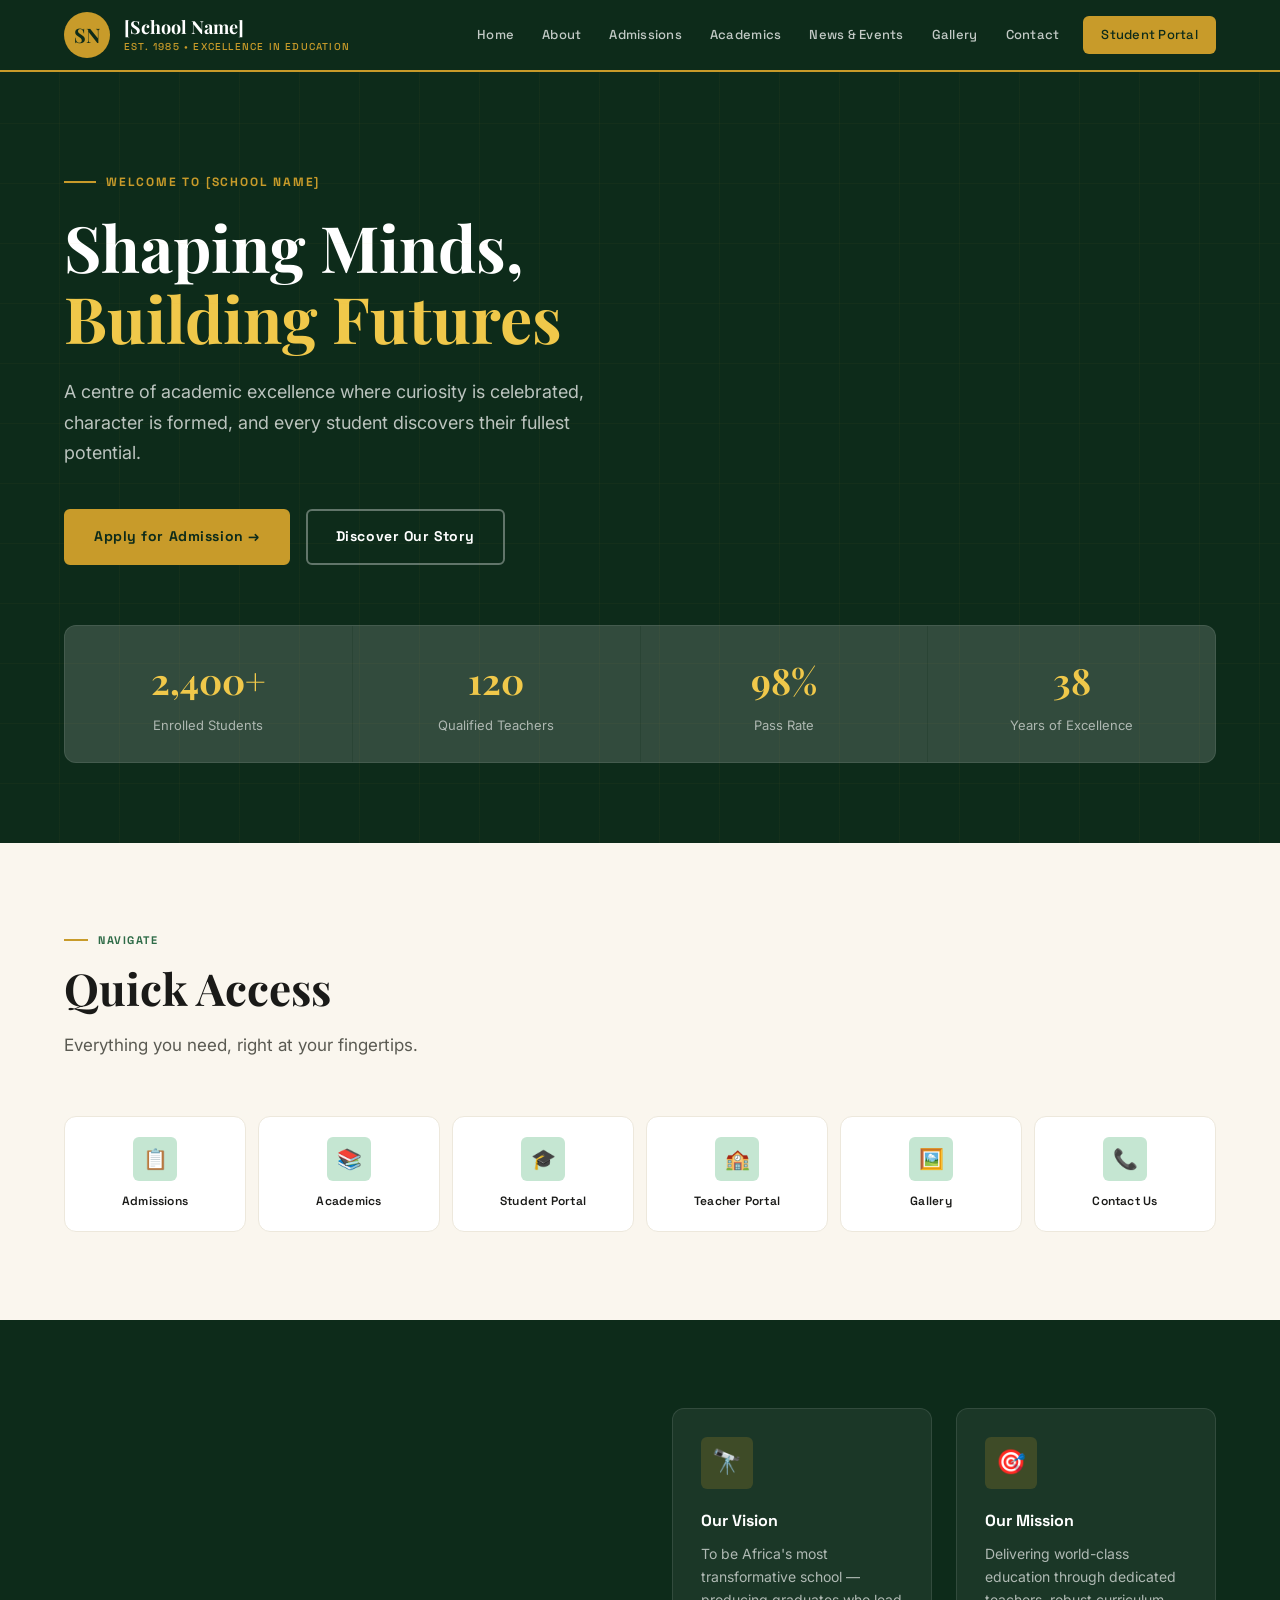
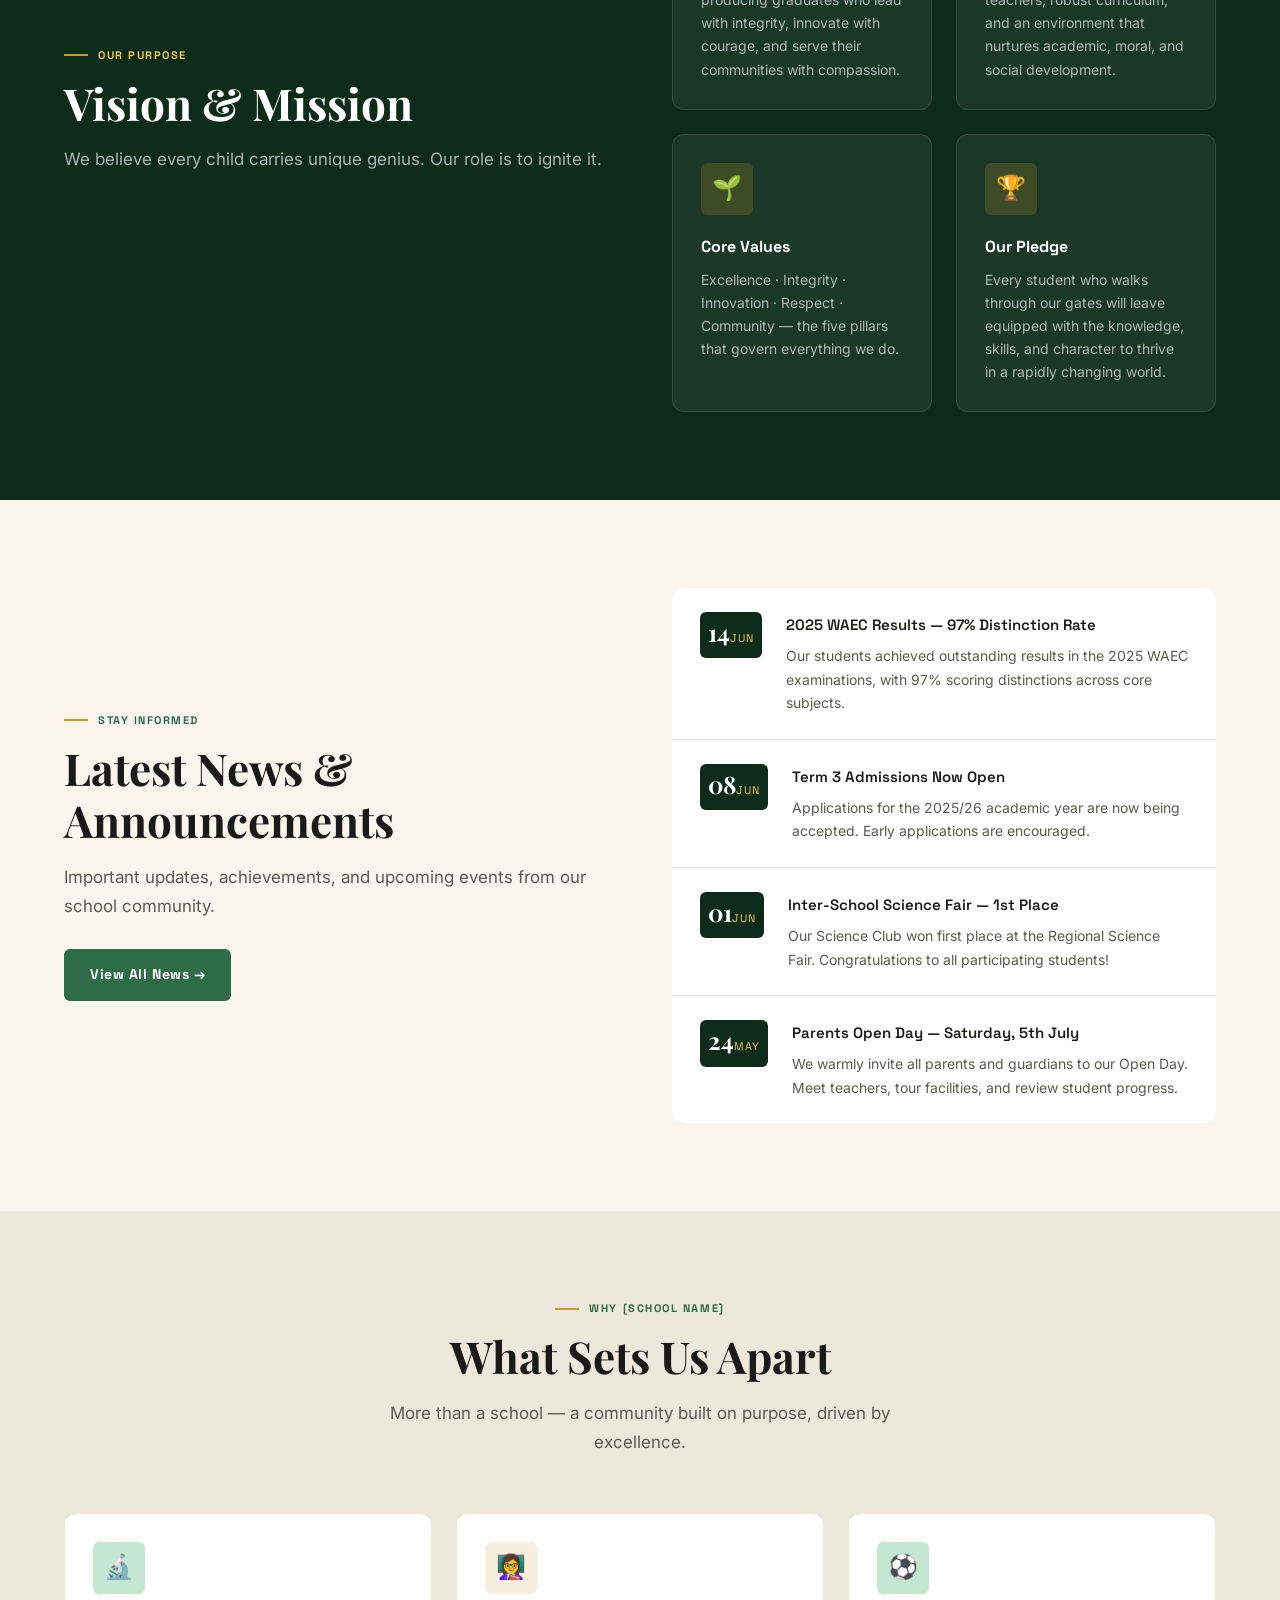
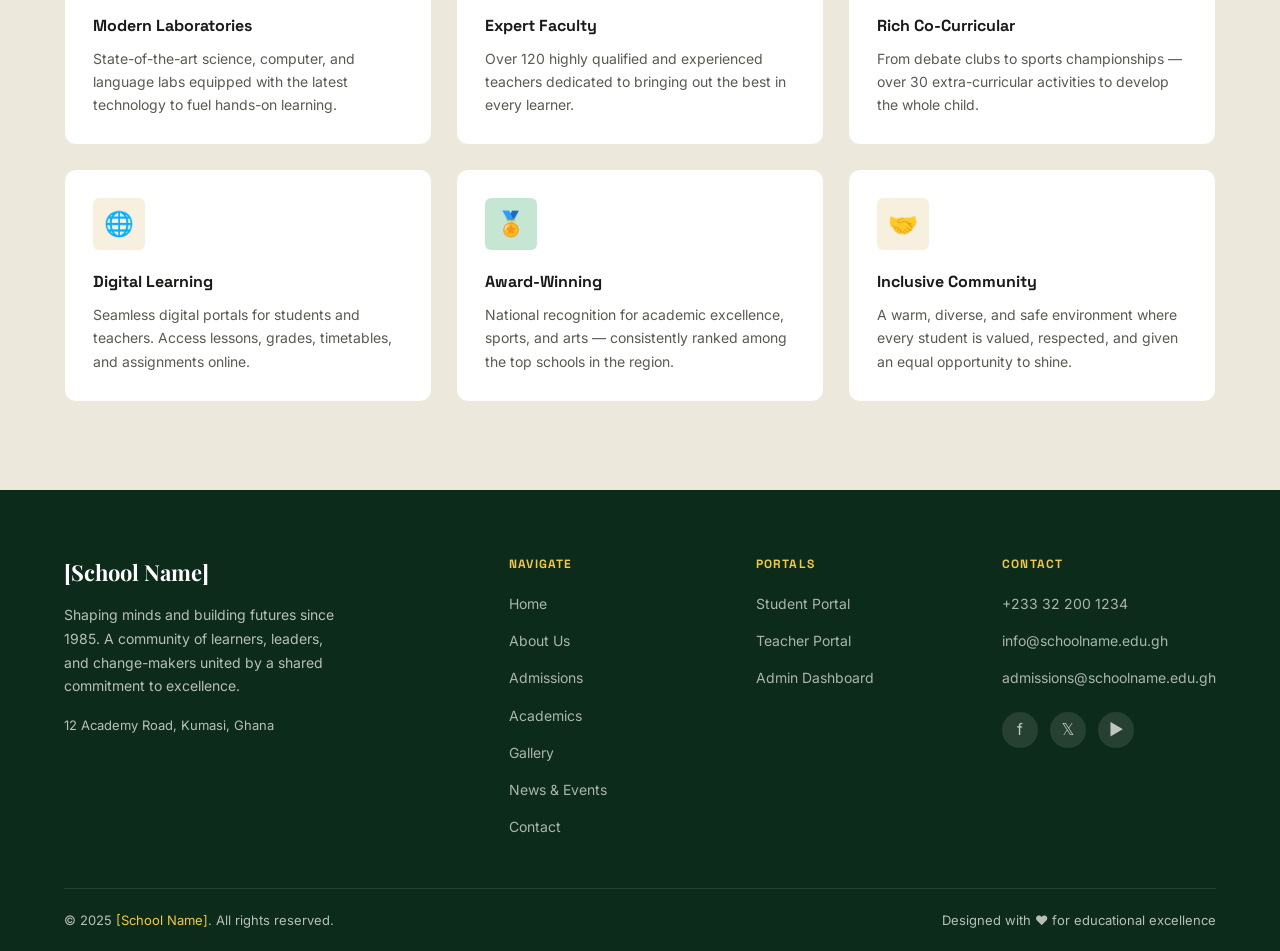
<file: School.html>
<!DOCTYPE html>
<html lang="en" data-theme="light">
<head>
  <meta charset="UTF-8">
  <meta name="viewport" content="width=device-width, initial-scale=1.0">
  <meta name="description" content="[School Name] — Excellence in Education. Inspiring young minds to achieve their greatest potential.">
  <meta name="keywords" content="school, education, academics, admissions, student portal">
  <meta property="og:title"       content="[School Name] — Excellence in Education">
  <meta property="og:description" content="Shaping tomorrow's leaders through knowledge, character, and purpose.">
  <meta property="og:type"        content="website">
  <title>[School Name] — Excellence in Education</title>
  <link rel="stylesheet" href="School.css">
  <link rel="preconnect" href="https://fonts.googleapis.com">
  <link rel="preconnect" href="https://fonts.gstatic.com" crossorigin>
  <link href="https://fonts.googleapis.com/css2?family=Playfair+Display:wght@600;700&family=Inter:wght@300;400;500;600&family=Space+Grotesk:wght@500;700&display=swap" rel="stylesheet">

  <!-- Dark mode toggle via checkbox hack -->
  <style>
    /* Theme toggle logic */
    #theme-check { display: none; }
    #theme-check:checked ~ * html,
    #theme-check:checked + html { --ivory: #141B11; }
    .theme-sun, .theme-moon { pointer-events: none; font-size: 16px; }
    #theme-check ~ label .theme-sun  { display: inline; }
    #theme-check ~ label .theme-moon { display: none; }
    #theme-check:checked ~ label .theme-sun  { display: none; }
    #theme-check:checked ~ label .theme-moon { display: inline; }

    /* Sticky nav colour on scroll — CSS only trick with scroll-driven approach */
    .nav-scrolled { box-shadow: 0 2px 16px rgba(0,0,0,.25); }

    /* Active page highlighting */
    .nav-links a[href*="home"].active,
    a[data-page].active { color: var(--gold-light) !important; }

    /* Smooth page switching via :target */
    .page { display: none; }
    body:not(:has(:target)) #page-home { display: block; }
    #page-home:target,  #page-about:target,  #page-admissions:target,
    #page-academics:target, #page-student:target, #page-teacher:target,
    #page-admin:target, #page-gallery:target,  #page-news:target,
    #page-contact:target { display: block; }
    .page#page-home { display: block; }
  </style>
</head>
<body>

<!-- ================================================
     NAVIGATION
     ================================================ -->
<nav class="site-nav" role="navigation" aria-label="Main navigation">
  <div class="nav-inner">
    <!-- Brand -->
    <a href="#page-home" class="nav-brand" aria-label="[School Name] home">
      <div class="nav-logo" aria-hidden="true">SN</div>
      <div class="nav-name">
        [School Name]
        <span>Est. 1985 &bull; Excellence in Education</span>
      </div>
    </a>

    <!-- Mobile hamburger -->
    <input type="checkbox" id="nav-open" class="nav-toggle-check" aria-hidden="true">
    <label for="nav-open" class="nav-hamburger" aria-label="Toggle navigation">
      <span></span><span></span><span></span>
    </label>

    <!-- Links -->
    <div class="nav-links" role="menubar">
      <a href="#page-home"       role="menuitem">Home</a>
      <a href="#page-about"      role="menuitem">About</a>
      <a href="#page-admissions" role="menuitem">Admissions</a>
      <a href="#page-academics"  role="menuitem">Academics</a>
      <a href="#page-news"       role="menuitem">News &amp; Events</a>
      <a href="#page-gallery"    role="menuitem">Gallery</a>
      <a href="#page-contact"    role="menuitem">Contact</a>
      <a href="#page-student"    role="menuitem" class="nav-cta">Student Portal</a>
    </div>
  </div>
</nav>


<!-- ================================================
     PAGE: HOME
     ================================================ -->
<div id="page-home" class="page">

  <!-- Hero -->
  <header class="hero" role="banner">
    <div class="container">
      <p class="hero-eyebrow" aria-hidden="true">Welcome to [School Name]</p>
      <h1>Shaping Minds,<br><em>Building Futures</em></h1>
      <p class="hero-lead">
        A centre of academic excellence where curiosity is celebrated, character is formed,
        and every student discovers their fullest potential.
      </p>
      <div class="hero-actions">
        <a href="#page-admissions" class="btn-primary">Apply for Admission &#8594;</a>
        <a href="#page-about"      class="btn-outline">Discover Our Story</a>
      </div>

      <!-- Stats strip -->
      <div class="hero-stats" role="list" aria-label="School statistics">
        <div class="stat-item" role="listitem">
          <strong>2,400+</strong><span>Enrolled Students</span>
        </div>
        <div class="stat-item" role="listitem">
          <strong>120</strong><span>Qualified Teachers</span>
        </div>
        <div class="stat-item" role="listitem">
          <strong>98%</strong><span>Pass Rate</span>
        </div>
        <div class="stat-item" role="listitem">
          <strong>38</strong><span>Years of Excellence</span>
        </div>
      </div>
    </div>
  </header>

  <!-- Quick Links -->
  <section aria-labelledby="ql-heading">
    <div class="container">
      <div class="section-header">
        <p class="section-label">Navigate</p>
        <h2 class="section-heading" id="ql-heading">Quick Access</h2>
        <p class="section-sub">Everything you need, right at your fingertips.</p>
      </div>
      <nav class="quick-links" aria-label="Quick navigation links">
        <a href="#page-admissions" class="quick-link">
          <div class="ql-icon" aria-hidden="true">📋</div>
          <span class="ql-label">Admissions</span>
        </a>
        <a href="#page-academics" class="quick-link">
          <div class="ql-icon" aria-hidden="true">📚</div>
          <span class="ql-label">Academics</span>
        </a>
        <a href="#page-student" class="quick-link">
          <div class="ql-icon" aria-hidden="true">🎓</div>
          <span class="ql-label">Student Portal</span>
        </a>
        <a href="#page-teacher" class="quick-link">
          <div class="ql-icon" aria-hidden="true">🏫</div>
          <span class="ql-label">Teacher Portal</span>
        </a>
        <a href="#page-gallery" class="quick-link">
          <div class="ql-icon" aria-hidden="true">🖼️</div>
          <span class="ql-label">Gallery</span>
        </a>
        <a href="#page-contact" class="quick-link">
          <div class="ql-icon" aria-hidden="true">📞</div>
          <span class="ql-label">Contact Us</span>
        </a>
      </nav>
    </div>
  </section>

  <!-- Vision & Mission -->
  <section class="bg-green-dark" aria-labelledby="vm-heading">
    <div class="container">
      <div class="two-col">
        <div>
          <p class="section-label">Our Purpose</p>
          <h2 class="section-heading" id="vm-heading">Vision &amp; Mission</h2>
          <p class="section-sub">We believe every child carries unique genius. Our role is to ignite it.</p>
        </div>
        <div class="card-grid-2">
          <div class="card">
            <div class="card-icon">🔭</div>
            <h3>Our Vision</h3>
            <p>To be Africa's most transformative school — producing graduates who lead with integrity, innovate with courage, and serve their communities with compassion.</p>
          </div>
          <div class="card">
            <div class="card-icon gold-bg">🎯</div>
            <h3>Our Mission</h3>
            <p>Delivering world-class education through dedicated teachers, robust curriculum, and an environment that nurtures academic, moral, and social development.</p>
          </div>
          <div class="card">
            <div class="card-icon">🌱</div>
            <h3>Core Values</h3>
            <p>Excellence · Integrity · Innovation · Respect · Community — the five pillars that govern everything we do.</p>
          </div>
          <div class="card">
            <div class="card-icon gold-bg">🏆</div>
            <h3>Our Pledge</h3>
            <p>Every student who walks through our gates will leave equipped with the knowledge, skills, and character to thrive in a rapidly changing world.</p>
          </div>
        </div>
      </div>
    </div>
  </section>

  <!-- News & Announcements -->
  <section aria-labelledby="news-home-heading">
    <div class="container">
      <div class="two-col">
        <div>
          <p class="section-label">Stay Informed</p>
          <h2 class="section-heading" id="news-home-heading">Latest News &amp; Announcements</h2>
          <p class="section-sub">Important updates, achievements, and upcoming events from our school community.</p>
          <a href="#page-news" class="btn-green" style="margin-top:28px; display:inline-flex;">
            View All News &#8594;
          </a>
        </div>
        <div>
          <ul class="news-list" aria-label="Recent news items">
            <li class="news-item">
              <div class="news-date"><span class="day">14</span><span class="mon">Jun</span></div>
              <div class="news-body">
                <h4>2025 WAEC Results — 97% Distinction Rate</h4>
                <p>Our students achieved outstanding results in the 2025 WAEC examinations, with 97% scoring distinctions across core subjects.</p>
              </div>
            </li>
            <li class="news-item">
              <div class="news-date"><span class="day">08</span><span class="mon">Jun</span></div>
              <div class="news-body">
                <h4>Term 3 Admissions Now Open</h4>
                <p>Applications for the 2025/26 academic year are now being accepted. Early applications are encouraged.</p>
              </div>
            </li>
            <li class="news-item">
              <div class="news-date"><span class="day">01</span><span class="mon">Jun</span></div>
              <div class="news-body">
                <h4>Inter-School Science Fair — 1st Place</h4>
                <p>Our Science Club won first place at the Regional Science Fair. Congratulations to all participating students!</p>
              </div>
            </li>
            <li class="news-item">
              <div class="news-date"><span class="day">24</span><span class="mon">May</span></div>
              <div class="news-body">
                <h4>Parents Open Day — Saturday, 5th July</h4>
                <p>We warmly invite all parents and guardians to our Open Day. Meet teachers, tour facilities, and review student progress.</p>
              </div>
            </li>
          </ul>
        </div>
      </div>
    </div>
  </section>

  <!-- Why Choose Us -->
  <section class="bg-ivory-dark" aria-labelledby="why-heading">
    <div class="container">
      <div class="section-header" style="text-align:center; max-width:600px; margin: 0 auto 56px;">
        <p class="section-label" style="justify-content:center;">Why [School Name]</p>
        <h2 class="section-heading" id="why-heading">What Sets Us Apart</h2>
        <p class="section-sub" style="margin:0 auto;">More than a school — a community built on purpose, driven by excellence.</p>
      </div>
      <div class="card-grid">
        <div class="card">
          <div class="card-icon">🔬</div>
          <h3>Modern Laboratories</h3>
          <p>State-of-the-art science, computer, and language labs equipped with the latest technology to fuel hands-on learning.</p>
        </div>
        <div class="card">
          <div class="card-icon gold-bg">👩‍🏫</div>
          <h3>Expert Faculty</h3>
          <p>Over 120 highly qualified and experienced teachers dedicated to bringing out the best in every learner.</p>
        </div>
        <div class="card">
          <div class="card-icon">⚽</div>
          <h3>Rich Co-Curricular</h3>
          <p>From debate clubs to sports championships — over 30 extra-curricular activities to develop the whole child.</p>
        </div>
        <div class="card">
          <div class="card-icon gold-bg">🌐</div>
          <h3>Digital Learning</h3>
          <p>Seamless digital portals for students and teachers. Access lessons, grades, timetables, and assignments online.</p>
        </div>
        <div class="card">
          <div class="card-icon">🏅</div>
          <h3>Award-Winning</h3>
          <p>National recognition for academic excellence, sports, and arts — consistently ranked among the top schools in the region.</p>
        </div>
        <div class="card">
          <div class="card-icon gold-bg">🤝</div>
          <h3>Inclusive Community</h3>
          <p>A warm, diverse, and safe environment where every student is valued, respected, and given an equal opportunity to shine.</p>
        </div>
      </div>
    </div>
  </section>
</div><!-- /page-home -->


<!-- ================================================
     PAGE: ABOUT US
     ================================================ -->
<div id="page-about" class="page">
  <header class="hero" role="banner">
    <div class="container">
      <p class="hero-eyebrow">About Us</p>
      <h1>Our <em>Story &amp; Legacy</em></h1>
      <p class="hero-lead">Four decades of shaping minds, building character, and inspiring generations of change-makers.</p>
    </div>
  </header>

  <!-- History -->
  <section aria-labelledby="history-heading">
    <div class="container">
      <div class="two-col">
        <div>
          <p class="section-label">Since 1985</p>
          <h2 class="section-heading" id="history-heading">Our History</h2>
          <p style="color:var(--text-muted); margin-bottom:16px; line-height:1.8;">
            Founded in 1985 by a group of visionary educators determined to create a school where every child, regardless of background, could access quality education, [School Name] began with just 86 students and 12 teachers in three classrooms.
          </p>
          <p style="color:var(--text-muted); margin-bottom:16px; line-height:1.8;">
            Today, we stand as one of the region's most respected educational institutions — home to over 2,400 students, 120 teachers, and an alumni network of more than 15,000 graduates who serve in every sector of society.
          </p>
          <p style="color:var(--text-muted); line-height:1.8;">
            Our story is one of quiet determination, persistent improvement, and an unwavering belief that education is the greatest equalizer.
          </p>
        </div>
        <div style="background:var(--green-light); border-radius:var(--radius-lg); padding:40px; display:flex; flex-direction:column; gap:24px;">
          <div style="display:flex; gap:20px; align-items:flex-start; padding-bottom:24px; border-bottom:1px solid rgba(46,107,71,.25);">
            <div style="font-family:var(--font-display); font-size:28px; font-weight:700; color:var(--green-dark); min-width:60px;">1985</div>
            <div style="font-size:14px; color:var(--text-muted);">School founded by Dr. Emmanuel Asante with 86 students and 12 staff members.</div>
          </div>
          <div style="display:flex; gap:20px; align-items:flex-start; padding-bottom:24px; border-bottom:1px solid rgba(46,107,71,.25);">
            <div style="font-family:var(--font-display); font-size:28px; font-weight:700; color:var(--green-dark); min-width:60px;">1998</div>
            <div style="font-size:14px; color:var(--text-muted);">Expansion — new science block, computer lab, and sports complex opened.</div>
          </div>
          <div style="display:flex; gap:20px; align-items:flex-start; padding-bottom:24px; border-bottom:1px solid rgba(46,107,71,.25);">
            <div style="font-family:var(--font-display); font-size:28px; font-weight:700; color:var(--green-dark); min-width:60px;">2010</div>
            <div style="font-size:14px; color:var(--text-muted);">Accreditation by the National Education Board. Enrollment surpasses 1,000.</div>
          </div>
          <div style="display:flex; gap:20px; align-items:flex-start;">
            <div style="font-family:var(--font-display); font-size:28px; font-weight:700; color:var(--green-dark); min-width:60px;">2024</div>
            <div style="font-size:14px; color:var(--text-muted);">Launch of digital portals, new library wing, and international exchange programme.</div>
          </div>
        </div>
      </div>
    </div>
  </section>

  <!-- Staff -->
  <section class="bg-ivory-dark" aria-labelledby="staff-heading">
    <div class="container">
      <div class="section-header">
        <p class="section-label">Our People</p>
        <h2 class="section-heading" id="staff-heading">School Management &amp; Staff</h2>
        <p class="section-sub">Meet the passionate educators and leaders who make [School Name] exceptional.</p>
      </div>
      <div class="staff-grid">
        <div class="staff-card">
          <div class="staff-avatar">
            <div class="staff-initials">EA</div>
          </div>
          <div class="staff-info">
            <h4>Dr. Emmanuel Asante</h4>
            <div class="role">Headmaster / Principal</div>
            <div class="dept">Administration</div>
          </div>
        </div>
        <div class="staff-card">
          <div class="staff-avatar" style="background:rgba(200,155,42,.15);">
            <div class="staff-initials" style="background:var(--gold); color:var(--green-dark);">AM</div>
          </div>
          <div class="staff-info">
            <h4>Mrs. Abena Mensah</h4>
            <div class="role">Deputy Headmistress</div>
            <div class="dept">Academic Affairs</div>
          </div>
        </div>
        <div class="staff-card">
          <div class="staff-avatar">
            <div class="staff-initials">KO</div>
          </div>
          <div class="staff-info">
            <h4>Mr. Kwame Osei</h4>
            <div class="role">Head of Sciences</div>
            <div class="dept">Sciences Dept.</div>
          </div>
        </div>
        <div class="staff-card">
          <div class="staff-avatar" style="background:rgba(200,155,42,.15);">
            <div class="staff-initials" style="background:var(--gold); color:var(--green-dark);">FA</div>
          </div>
          <div class="staff-info">
            <h4>Ms. Fatima Acheampong</h4>
            <div class="role">Head of Humanities</div>
            <div class="dept">Humanities Dept.</div>
          </div>
        </div>
      </div>
    </div>
  </section>

  <!-- Achievements -->
  <section class="bg-green-dark" aria-labelledby="ach-heading">
    <div class="container">
      <div class="section-header">
        <p class="section-label">Recognition</p>
        <h2 class="section-heading" id="ach-heading">Our Achievements</h2>
      </div>
      <div class="card-grid">
        <div class="card">
          <div class="card-icon">🥇</div>
          <h3>Best School — National Education Awards 2024</h3>
          <p>Recognised as the best overall secondary school for academic excellence and student welfare.</p>
        </div>
        <div class="card">
          <div class="card-icon gold-bg">🔬</div>
          <h3>Regional Science Fair Champions 2023 &amp; 2024</h3>
          <p>Back-to-back victories at the Regional Science Innovation Fair across three categories.</p>
        </div>
        <div class="card">
          <div class="card-icon">📖</div>
          <h3>98% WAEC Pass Rate — 12 Consecutive Years</h3>
          <p>Sustained academic performance placing us consistently in the top 5% nationally.</p>
        </div>
      </div>
    </div>
  </section>
</div><!-- /page-about -->


<!-- ================================================
     PAGE: ADMISSIONS
     ================================================ -->
<div id="page-admissions" class="page">
  <header class="hero" role="banner">
    <div class="container">
      <p class="hero-eyebrow">Admissions 2025/26</p>
      <h1>Begin Your <em>Journey Here</em></h1>
      <p class="hero-lead">We welcome students who are eager to learn, grow, and contribute to our vibrant school community.</p>
      <div class="hero-actions">
        <a href="#admission-form" class="btn-primary">Apply Now &#8594;</a>
        <a href="#fee-structure"  class="btn-outline">View Fee Structure</a>
      </div>
    </div>
  </header>

  <!-- Admission Process -->
  <section aria-labelledby="process-heading">
    <div class="container">
      <div class="section-header" style="text-align:center; max-width:600px; margin:0 auto 56px;">
        <p class="section-label" style="justify-content:center;">How to Apply</p>
        <h2 class="section-heading" id="process-heading">Admission Process</h2>
      </div>
      <div class="steps" role="list">
        <div class="step" role="listitem">
          <div class="step-num">1</div>
          <h4>Complete Application</h4>
          <p>Fill in the online admission form with accurate personal and academic details.</p>
        </div>
        <div class="step" role="listitem">
          <div class="step-num">2</div>
          <h4>Submit Documents</h4>
          <p>Upload certified copies of previous results, birth certificate, and passport photos.</p>
        </div>
        <div class="step" role="listitem">
          <div class="step-num">3</div>
          <h4>Entrance Assessment</h4>
          <p>Shortlisted applicants sit an entrance examination in English and Mathematics.</p>
        </div>
        <div class="step" role="listitem">
          <div class="step-num">4</div>
          <h4>Admission Offer</h4>
          <p>Successful candidates receive a formal offer letter and complete enrolment online.</p>
        </div>
      </div>
    </div>
  </section>

  <!-- Requirements -->
  <section class="bg-ivory-dark" aria-labelledby="req-heading">
    <div class="container">
      <div class="two-col">
        <div>
          <p class="section-label">What You Need</p>
          <h2 class="section-heading" id="req-heading">Admission Requirements</h2>
          <ul style="display:flex; flex-direction:column; gap:14px; margin-top:24px;">
            <li style="display:flex; gap:12px; align-items:flex-start; font-size:15px; color:var(--text-muted);">
              <span style="color:var(--green-muted); font-weight:700; margin-top:1px;">✓</span>
              Completed and signed application form
            </li>
            <li style="display:flex; gap:12px; align-items:flex-start; font-size:15px; color:var(--text-muted);">
              <span style="color:var(--green-muted); font-weight:700; margin-top:1px;">✓</span>
              Certified copies of most recent school reports (last 2 years)
            </li>
            <li style="display:flex; gap:12px; align-items:flex-start; font-size:15px; color:var(--text-muted);">
              <span style="color:var(--green-muted); font-weight:700; margin-top:1px;">✓</span>
              Certified copy of birth certificate or passport
            </li>
            <li style="display:flex; gap:12px; align-items:flex-start; font-size:15px; color:var(--text-muted);">
              <span style="color:var(--green-muted); font-weight:700; margin-top:1px;">✓</span>
              Two recent passport-sized photographs
            </li>
            <li style="display:flex; gap:12px; align-items:flex-start; font-size:15px; color:var(--text-muted);">
              <span style="color:var(--green-muted); font-weight:700; margin-top:1px;">✓</span>
              Immunisation / health records
            </li>
            <li style="display:flex; gap:12px; align-items:flex-start; font-size:15px; color:var(--text-muted);">
              <span style="color:var(--green-muted); font-weight:700; margin-top:1px;">✓</span>
              Non-refundable application fee of GHS 50
            </li>
            <li style="display:flex; gap:12px; align-items:flex-start; font-size:15px; color:var(--text-muted);">
              <span style="color:var(--green-muted); font-weight:700; margin-top:1px;">✓</span>
              Two character references (school head and religious leader)
            </li>
          </ul>
        </div>
        <div>
          <p class="section-label" style="margin-top:0;">Age Requirements</p>
          <div style="display:flex; flex-direction:column; gap:16px; margin-top:16px;">
            <div class="card">
              <h3 style="margin-bottom:6px;">Primary School (JHS 1)</h3>
              <p>Age 12–14 years. Must have completed Basic 6 with satisfactory results.</p>
            </div>
            <div class="card">
              <h3 style="margin-bottom:6px;">Senior High School (SHS 1)</h3>
              <p>Age 15–17 years. Must hold BECE certificate with aggregate 6–24 (depending on programme).</p>
            </div>
            <div class="card">
              <h3 style="margin-bottom:6px;">Transfer Students</h3>
              <p>All transfers are subject to available space and equivalency assessment. Contact admissions office.</p>
            </div>
          </div>
        </div>
      </div>
    </div>
  </section>

  <!-- Fee Structure -->
  <section id="fee-structure" aria-labelledby="fee-heading">
    <div class="container">
      <div class="section-header">
        <p class="section-label">Fees</p>
        <h2 class="section-heading" id="fee-heading">Fee Structure 2025/26</h2>
        <p class="section-sub">All fees are payable per term. Bursaries and payment plans are available.</p>
      </div>
      <div style="overflow-x:auto; border-radius:var(--radius-md); border:1px solid var(--ivory-dark);">
        <table class="fee-table" aria-label="School fee structure">
          <thead>
            <tr>
              <th>Level</th>
              <th>Tuition (per term)</th>
              <th>Boarding (per term)</th>
              <th>Feeding (per term)</th>
              <th>Total Approx.</th>
            </tr>
          </thead>
          <tbody>
            <tr>
              <td><strong>JHS 1</strong></td>
              <td>GHS 1,200</td>
              <td>GHS 850</td>
              <td>GHS 600</td>
              <td>GHS 2,650</td>
            </tr>
            <tr>
              <td><strong>JHS 2</strong></td>
              <td>GHS 1,200</td>
              <td>GHS 850</td>
              <td>GHS 600</td>
              <td>GHS 2,650</td>
            </tr>
            <tr>
              <td><strong>JHS 3</strong></td>
              <td>GHS 1,350</td>
              <td>GHS 850</td>
              <td>GHS 600</td>
              <td>GHS 2,800</td>
            </tr>
            <tr>
              <td><strong>SHS 1</strong></td>
              <td>GHS 1,600</td>
              <td>GHS 950</td>
              <td>GHS 650</td>
              <td>GHS 3,200</td>
            </tr>
            <tr>
              <td><strong>SHS 2</strong></td>
              <td>GHS 1,600</td>
              <td>GHS 950</td>
              <td>GHS 650</td>
              <td>GHS 3,200</td>
            </tr>
            <tr>
              <td><strong>SHS 3</strong></td>
              <td>GHS 1,750</td>
              <td>GHS 950</td>
              <td>GHS 650</td>
              <td>GHS 3,350</td>
            </tr>
          </tbody>
        </table>
      </div>
      <p style="margin-top:16px; font-size:13px; color:var(--text-muted);">
        * Day students pay tuition only. Boarding fees cover accommodation. Additional levies may apply for excursions and exam registration. Bursaries available — contact the bursar's office.
      </p>
    </div>
  </section>

  <!-- Online Admission Form -->
  <section id="admission-form" class="bg-ivory-dark" aria-labelledby="form-heading">
    <div class="container">
      <div class="section-header">
        <p class="section-label">Apply Online</p>
        <h2 class="section-heading" id="form-heading">Online Admission Form</h2>
        <p class="section-sub">Complete all fields accurately. Your application will be reviewed within 5 working days.</p>
      </div>
      <div style="background:var(--white); border-radius:var(--radius-lg); border:1px solid var(--ivory-dark); padding:40px; max-width:860px;">
        <form method="POST" action="#" aria-label="Student admission form">
          <h3 style="font-family:var(--font-label); font-size:14px; text-transform:uppercase; letter-spacing:.08em; color:var(--text-muted); margin-bottom:20px; padding-bottom:12px; border-bottom:1px solid var(--ivory-dark);">Personal Information</h3>
          <div class="form-grid">
            <div class="form-group">
              <label for="adm-fname">First Name *</label>
              <input type="text" id="adm-fname" name="first_name" required placeholder="e.g. Kwame" autocomplete="given-name">
            </div>
            <div class="form-group">
              <label for="adm-lname">Last Name *</label>
              <input type="text" id="adm-lname" name="last_name" required placeholder="e.g. Mensah" autocomplete="family-name">
            </div>
            <div class="form-group">
              <label for="adm-dob">Date of Birth *</label>
              <input type="date" id="adm-dob" name="dob" required>
            </div>
            <div class="form-group">
              <label for="adm-gender">Gender *</label>
              <select id="adm-gender" name="gender" required>
                <option value="" disabled selected>Select gender</option>
                <option value="male">Male</option>
                <option value="female">Female</option>
                <option value="other">Other</option>
              </select>
            </div>
            <div class="form-group full">
              <label for="adm-address">Home Address *</label>
              <input type="text" id="adm-address" name="address" required placeholder="Street, City, Region" autocomplete="street-address">
            </div>
          </div>

          <h3 style="font-family:var(--font-label); font-size:14px; text-transform:uppercase; letter-spacing:.08em; color:var(--text-muted); margin:32px 0 20px; padding-bottom:12px; border-bottom:1px solid var(--ivory-dark);">Academic Information</h3>
          <div class="form-grid">
            <div class="form-group">
              <label for="adm-level">Applying For *</label>
              <select id="adm-level" name="level" required>
                <option value="" disabled selected>Select level</option>
                <option value="jhs1">JHS 1</option>
                <option value="shs1">SHS 1</option>
                <option value="transfer">Transfer</option>
              </select>
            </div>
            <div class="form-group">
              <label for="adm-prev-school">Previous School *</label>
              <input type="text" id="adm-prev-school" name="prev_school" required placeholder="Previous school name">
            </div>
            <div class="form-group">
              <label for="adm-programme">Preferred Programme</label>
              <select id="adm-programme" name="programme">
                <option value="" disabled selected>Select programme</option>
                <option value="science">General Science</option>
                <option value="arts">General Arts</option>
                <option value="business">Business</option>
                <option value="visual-arts">Visual Arts</option>
                <option value="home-eco">Home Economics</option>
              </select>
            </div>
            <div class="form-group">
              <label for="adm-aggregate">BECE Aggregate (SHS applicants)</label>
              <input type="number" id="adm-aggregate" name="aggregate" min="6" max="54" placeholder="e.g. 12">
            </div>
          </div>

          <h3 style="font-family:var(--font-label); font-size:14px; text-transform:uppercase; letter-spacing:.08em; color:var(--text-muted); margin:32px 0 20px; padding-bottom:12px; border-bottom:1px solid var(--ivory-dark);">Parent / Guardian Information</h3>
          <div class="form-grid">
            <div class="form-group">
              <label for="adm-parent-name">Parent/Guardian Name *</label>
              <input type="text" id="adm-parent-name" name="parent_name" required placeholder="Full name" autocomplete="name">
            </div>
            <div class="form-group">
              <label for="adm-parent-phone">Phone Number *</label>
              <input type="tel" id="adm-parent-phone" name="parent_phone" required placeholder="+233 20 000 0000" autocomplete="tel">
            </div>
            <div class="form-group">
              <label for="adm-parent-email">Email Address</label>
              <input type="email" id="adm-parent-email" name="parent_email" placeholder="parent@email.com" autocomplete="email">
            </div>
            <div class="form-group">
              <label for="adm-relationship">Relationship to Student *</label>
              <select id="adm-relationship" name="relationship" required>
                <option value="" disabled selected>Select relationship</option>
                <option value="father">Father</option>
                <option value="mother">Mother</option>
                <option value="guardian">Guardian</option>
                <option value="other">Other</option>
              </select>
            </div>
            <div class="form-group full">
              <label for="adm-notes">Additional Information</label>
              <textarea id="adm-notes" name="notes" placeholder="Special needs, health conditions, or anything the school should know..."></textarea>
            </div>
          </div>

          <div style="margin-top:32px; display:flex; gap:16px; align-items:center; flex-wrap:wrap;">
            <button type="submit" class="btn-primary">Submit Application &#8594;</button>
            <button type="reset" class="btn-outline" style="border-color:var(--ivory-dark); color:var(--text-muted);">Clear Form</button>
          </div>
        </form>
      </div>
    </div>
  </section>
</div><!-- /page-admissions -->


<!-- ================================================
     PAGE: ACADEMICS
     ================================================ -->
<div id="page-academics" class="page">
  <header class="hero">
    <div class="container">
      <p class="hero-eyebrow">Academics</p>
      <h1>A Curriculum Built for <em>Tomorrow</em></h1>
      <p class="hero-lead">Rigorous, broad, and relevant — our academic programmes prepare students for university, career, and life.</p>
    </div>
  </header>

  <section aria-labelledby="prog-heading">
    <div class="container">
      <div class="section-header">
        <p class="section-label">Programmes</p>
        <h2 class="section-heading" id="prog-heading">Courses &amp; Departments</h2>
        <p class="section-sub">Choose your path from our six established academic tracks.</p>
      </div>
      <div class="card-grid">
        <div class="card">
          <div class="card-icon">🔬</div>
          <h3>General Science</h3>
          <p>Physics, Chemistry, Biology, Elective Maths — preparing future doctors, engineers, and scientists.</p>
          <div class="badge badge-green" style="margin-top:14px;">Core &amp; Elective Subjects</div>
        </div>
        <div class="card">
          <div class="card-icon gold-bg">📐</div>
          <h3>General Arts</h3>
          <p>Literature, History, Geography, Government — for future lawyers, journalists, and public servants.</p>
          <div class="badge badge-green" style="margin-top:14px;">Core &amp; Elective Subjects</div>
        </div>
        <div class="card">
          <div class="card-icon">💰</div>
          <h3>Business</h3>
          <p>Accounting, Economics, Business Management — grounding tomorrow's entrepreneurs and financiers.</p>
          <div class="badge badge-green" style="margin-top:14px;">Core &amp; Elective Subjects</div>
        </div>
        <div class="card">
          <div class="card-icon gold-bg">🎨</div>
          <h3>Visual Arts</h3>
          <p>Graphic Design, Basketry, Ceramics, Leatherwork — nurturing creativity and craft.</p>
          <div class="badge badge-green" style="margin-top:14px;">Core &amp; Elective Subjects</div>
        </div>
        <div class="card">
          <div class="card-icon">🏠</div>
          <h3>Home Economics</h3>
          <p>Food &amp; Nutrition, Textiles, Management in Living — practical skills for everyday excellence.</p>
          <div class="badge badge-green" style="margin-top:14px;">Core &amp; Elective Subjects</div>
        </div>
        <div class="card">
          <div class="card-icon gold-bg">💻</div>
          <h3>ICT &amp; Computing</h3>
          <p>Computer science, programming basics, digital literacy — cross-cutting technology education for all students.</p>
          <div class="badge" style="margin-top:14px;">All Programmes</div>
        </div>
      </div>
    </div>
  </section>

  <!-- Academic Calendar -->
  <section class="bg-ivory-dark" aria-labelledby="cal-heading">
    <div class="container">
      <div class="section-header">
        <p class="section-label">Academic Year 2025/26</p>
        <h2 class="section-heading" id="cal-heading">Academic Calendar</h2>
      </div>
      <div class="card-grid">
        <div class="card">
          <div class="badge" style="margin-bottom:16px;">Term 1</div>
          <h3>First Term</h3>
          <ul style="display:flex; flex-direction:column; gap:10px; margin-top:12px;">
            <li style="display:flex; justify-content:space-between; font-size:14px;"><span style="color:var(--text-muted);">Term opens</span><strong>8 Sep 2025</strong></li>
            <li style="display:flex; justify-content:space-between; font-size:14px;"><span style="color:var(--text-muted);">Mid-term break</span><strong>13–17 Oct</strong></li>
            <li style="display:flex; justify-content:space-between; font-size:14px;"><span style="color:var(--text-muted);">End of term exams</span><strong>24–28 Nov</strong></li>
            <li style="display:flex; justify-content:space-between; font-size:14px;"><span style="color:var(--text-muted);">Term closes</span><strong>5 Dec 2025</strong></li>
          </ul>
        </div>
        <div class="card">
          <div class="badge" style="margin-bottom:16px;">Term 2</div>
          <h3>Second Term</h3>
          <ul style="display:flex; flex-direction:column; gap:10px; margin-top:12px;">
            <li style="display:flex; justify-content:space-between; font-size:14px;"><span style="color:var(--text-muted);">Term opens</span><strong>12 Jan 2026</strong></li>
            <li style="display:flex; justify-content:space-between; font-size:14px;"><span style="color:var(--text-muted);">Mid-term break</span><strong>16–20 Feb</strong></li>
            <li style="display:flex; justify-content:space-between; font-size:14px;"><span style="color:var(--text-muted);">End of term exams</span><strong>23–27 Mar</strong></li>
            <li style="display:flex; justify-content:space-between; font-size:14px;"><span style="color:var(--text-muted);">Term closes</span><strong>3 Apr 2026</strong></li>
          </ul>
        </div>
        <div class="card">
          <div class="badge" style="margin-bottom:16px;">Term 3</div>
          <h3>Third Term</h3>
          <ul style="display:flex; flex-direction:column; gap:10px; margin-top:12px;">
            <li style="display:flex; justify-content:space-between; font-size:14px;"><span style="color:var(--text-muted);">Term opens</span><strong>4 May 2026</strong></li>
            <li style="display:flex; justify-content:space-between; font-size:14px;"><span style="color:var(--text-muted);">Mid-term break</span><strong>1–5 Jun</strong></li>
            <li style="display:flex; justify-content:space-between; font-size:14px;"><span style="color:var(--text-muted);">Final exams (WAEC)</span><strong>23 Jun onwards</strong></li>
            <li style="display:flex; justify-content:space-between; font-size:14px;"><span style="color:var(--text-muted);">Term closes</span><strong>31 Jul 2026</strong></li>
          </ul>
        </div>
      </div>
    </div>
  </section>
</div><!-- /page-academics -->


<!-- ================================================
     PAGE: STUDENT PORTAL
     ================================================ -->
<div id="page-student" class="page">
  <section style="padding-top:60px; padding-bottom:60px;" aria-labelledby="student-portal-heading">
    <div class="container">
      <h2 class="sr-only" id="student-portal-heading">Student Portal</h2>

      <!-- If not "logged in" — show login card (CSS only: use checkbox to simulate) -->
      <input type="checkbox" id="student-logged-in" style="display:none;" aria-hidden="true">

      <!-- Login card — visible by default -->
      <div id="student-login-view">
        <div class="portal-wrap">
          <div class="portal-card">
            <div class="portal-header">
              <div class="portal-icon" aria-hidden="true">🎓</div>
              <h2>Student Portal</h2>
              <p>Sign in to access your dashboard, grades, timetable, and assignments.</p>
            </div>

            <!-- Tab switcher via radio -->
            <div class="portal-tabs" role="tablist">
              <label class="portal-tab">
                <input type="radio" name="student-tab" checked aria-label="Sign in tab">
                <span role="tab">Sign In</span>
              </label>
              <label class="portal-tab">
                <input type="radio" name="student-tab" aria-label="Register tab">
                <span role="tab">Register</span>
              </label>
            </div>

            <form method="POST" action="#" aria-label="Student login form">
              <div class="form-group" style="margin-bottom:16px;">
                <label for="s-id">Student ID</label>
                <input type="text" id="s-id" name="student_id" required placeholder="e.g. SN2025-0042" autocomplete="username">
              </div>
              <div class="form-group" style="margin-bottom:24px;">
                <label for="s-pass">Password</label>
                <input type="password" id="s-pass" name="password" required placeholder="••••••••" autocomplete="current-password">
              </div>
              <div style="display:flex; justify-content:space-between; align-items:center; margin-bottom:24px;">
                <label style="display:flex; align-items:center; gap:8px; font-size:14px; color:var(--text-muted); cursor:pointer;">
                  <input type="checkbox" name="remember"> Remember me
                </label>
                <a href="#" style="font-size:14px; color:var(--green-muted); font-weight:500;">Forgot password?</a>
              </div>
              <!-- Use label trick to "log in" -->
              <label for="student-logged-in" class="btn-primary" style="display:flex; justify-content:center; cursor:pointer; width:100%;">
                Sign In to Dashboard &#8594;
              </label>
            </form>
          </div>
        </div>
      </div>

      <!-- Dashboard — visible when checkbox is checked -->
      <div id="student-dashboard-view" style="display:none;">
        <div class="dashboard-layout">
          <aside class="sidebar" aria-label="Student navigation">
            <div class="sidebar-profile">
              <div class="sidebar-avatar" aria-hidden="true">KM</div>
              <div class="sidebar-name">Kofi Mensah</div>
              <div class="sidebar-role">SHS 2 — General Science</div>
              <div class="sidebar-role" style="color:rgba(255,255,255,.45); font-size:11px; margin-top:4px;">ID: SN2025-0042</div>
            </div>
            <nav class="sidebar-nav" aria-label="Dashboard sections">
              <a href="#" class="active"><span class="nav-dot"></span> Overview</a>
              <a href="#">📊 My Results</a>
              <a href="#">📅 Timetable</a>
              <a href="#">📝 Attendance</a>
              <a href="#">📚 Assignments</a>
              <a href="#">👤 My Profile</a>
              <a href="#" style="margin-top:20px; color:rgba(255,100,100,.7);">🚪 Sign Out</a>
            </nav>
          </aside>

          <div class="dashboard-content">
            <!-- Metrics -->
            <div class="dash-card">
              <h3>Overview</h3>
              <div class="metrics">
                <div class="metric"><strong>78%</strong><span>Average Score</span></div>
                <div class="metric"><strong>92%</strong><span>Attendance</span></div>
                <div class="metric"><strong>3/4</strong><span>Assignments Done</span></div>
                <div class="metric"><strong>B+</strong><span>Current Grade</span></div>
              </div>
            </div>

            <!-- Timetable -->
            <div class="dash-card">
              <h3>This Week's Timetable <span class="badge badge-green">Week 8</span></h3>
              <div style="overflow-x:auto;">
                <table class="timetable" aria-label="Weekly timetable">
                  <thead>
                    <tr>
                      <th>Period</th>
                      <th>Monday</th>
                      <th>Tuesday</th>
                      <th>Wednesday</th>
                      <th>Thursday</th>
                      <th>Friday</th>
                    </tr>
                  </thead>
                  <tbody>
                    <tr>
                      <td class="period-cell">7:30 – 8:30</td>
                      <td><span class="subject-pill">Mathematics</span></td>
                      <td><span class="subject-pill">Physics</span></td>
                      <td><span class="subject-pill">English</span></td>
                      <td><span class="subject-pill">Chemistry</span></td>
                      <td><span class="subject-pill">Mathematics</span></td>
                    </tr>
                    <tr>
                      <td class="period-cell">8:30 – 9:30</td>
                      <td><span class="subject-pill">Physics</span></td>
                      <td><span class="subject-pill">Chemistry</span></td>
                      <td><span class="subject-pill">Biology</span></td>
                      <td><span class="subject-pill">ICT</span></td>
                      <td><span class="subject-pill">Physics</span></td>
                    </tr>
                    <tr>
                      <td class="period-cell">9:30 – 9:45</td>
                      <td colspan="5" style="text-align:center; font-size:12px; color:var(--text-light); font-style:italic;">— Break —</td>
                    </tr>
                    <tr>
                      <td class="period-cell">9:45 – 10:45</td>
                      <td><span class="subject-pill">English</span></td>
                      <td><span class="subject-pill">Biology</span></td>
                      <td><span class="subject-pill">Mathematics</span></td>
                      <td><span class="subject-pill">Physics</span></td>
                      <td><span class="subject-pill">Chemistry</span></td>
                    </tr>
                    <tr>
                      <td class="period-cell">10:45 – 11:45</td>
                      <td><span class="subject-pill">Biology</span></td>
                      <td><span class="subject-pill">Mathematics</span></td>
                      <td><span class="subject-pill">Chemistry</span></td>
                      <td><span class="subject-pill">English</span></td>
                      <td><span class="subject-pill">Biology</span></td>
                    </tr>
                  </tbody>
                </table>
              </div>
            </div>

            <!-- Results -->
            <div class="dash-card">
              <h3>Term 2 Results</h3>
              <div style="overflow-x:auto;">
                <table class="timetable" aria-label="Student results">
                  <thead>
                    <tr><th>Subject</th><th>Score</th><th>Grade</th><th>Remark</th></tr>
                  </thead>
                  <tbody>
                    <tr><td>Mathematics</td><td>82/100</td><td><span class="badge">A</span></td><td style="color:var(--green-muted); font-size:13px;">Excellent</td></tr>
                    <tr><td>Physics</td><td>76/100</td><td><span class="badge badge-green">B+</span></td><td style="color:var(--green-muted); font-size:13px;">Very Good</td></tr>
                    <tr><td>Chemistry</td><td>71/100</td><td><span class="badge badge-green">B</span></td><td style="color:var(--text-muted); font-size:13px;">Good</td></tr>
                    <tr><td>Biology</td><td>85/100</td><td><span class="badge">A</span></td><td style="color:var(--green-muted); font-size:13px;">Excellent</td></tr>
                    <tr><td>English Language</td><td>68/100</td><td><span class="badge badge-green">B-</span></td><td style="color:var(--text-muted); font-size:13px;">Good</td></tr>
                    <tr><td>ICT</td><td>90/100</td><td><span class="badge">A+</span></td><td style="color:var(--green-muted); font-size:13px;">Outstanding</td></tr>
                  </tbody>
                </table>
              </div>
            </div>

            <!-- Attendance -->
            <div class="dash-card">
              <h3>Attendance — Term 2</h3>
              <div style="display:flex; flex-direction:column; gap:16px;">
                <div>
                  <div style="display:flex; justify-content:space-between; font-size:14px; margin-bottom:8px;">
                    <span style="color:var(--text-muted);">Overall Attendance</span>
                    <strong>92%</strong>
                  </div>
                  <div class="attendance-bar"><div class="attendance-fill" style="width:92%"></div></div>
                </div>
                <div style="display:flex; gap:24px; font-size:14px; flex-wrap:wrap;">
                  <div><span style="color:var(--text-muted);">Days Present:</span> <strong>46</strong></div>
                  <div><span style="color:var(--text-muted);">Days Absent:</span> <strong>4</strong></div>
                  <div><span style="color:var(--text-muted);">Days Late:</span> <strong>2</strong></div>
                  <div><span style="color:var(--text-muted);">Total School Days:</span> <strong>50</strong></div>
                </div>
              </div>
            </div>

            <!-- Assignments -->
            <div class="dash-card">
              <h3>Pending Assignments</h3>
              <div style="display:flex; flex-direction:column; gap:12px;">
                <div style="display:flex; justify-content:space-between; align-items:center; padding:14px; background:var(--ivory); border-radius:var(--radius-sm);">
                  <div>
                    <div style="font-family:var(--font-label); font-size:14px; font-weight:600; color:var(--text-main);">Physics: Wave Mechanics Essay</div>
                    <div style="font-size:12px; color:var(--text-muted); margin-top:4px;">Due: Friday, 28 Jun 2026</div>
                  </div>
                  <span class="badge" style="background:rgba(192,57,43,.15); color:#922B21;">Due Soon</span>
                </div>
                <div style="display:flex; justify-content:space-between; align-items:center; padding:14px; background:var(--ivory); border-radius:var(--radius-sm);">
                  <div>
                    <div style="font-family:var(--font-label); font-size:14px; font-weight:600; color:var(--text-main);">Chemistry: Lab Report — Titration</div>
                    <div style="font-size:12px; color:var(--text-muted); margin-top:4px;">Due: Monday, 30 Jun 2026</div>
                  </div>
                  <span class="badge badge-green">Pending</span>
                </div>
                <div style="display:flex; justify-content:space-between; align-items:center; padding:14px; background:var(--green-light); border-radius:var(--radius-sm);">
                  <div>
                    <div style="font-family:var(--font-label); font-size:14px; font-weight:600; color:var(--green-dark);">Mathematics: Integration Exercise 5</div>
                    <div style="font-size:12px; color:var(--green-muted); margin-top:4px;">Submitted 20 Jun 2026</div>
                  </div>
                  <span class="badge" style="background:var(--green-muted); color:var(--white);">Submitted ✓</span>
                </div>
              </div>
            </div>
          </div>
        </div>
      </div>
    </div>
  </section>

  <style>
    #student-logged-in:checked ~ section #student-login-view { display: none; }
    #student-logged-in:checked ~ section #student-dashboard-view { display: block; }
  </style>
</div><!-- /page-student -->


<!-- ================================================
     PAGE: TEACHER PORTAL
     ================================================ -->
<div id="page-teacher" class="page">
  <section style="padding-top:60px; padding-bottom:60px;" aria-labelledby="teacher-portal-heading">
    <div class="container">
      <h2 class="sr-only" id="teacher-portal-heading">Teacher Portal</h2>
      <input type="checkbox" id="teacher-logged-in" style="display:none;" aria-hidden="true">

      <div id="teacher-login-view">
        <div class="portal-wrap">
          <div class="portal-card">
            <div class="portal-header">
              <div class="portal-icon" aria-hidden="true" style="background:var(--gold); color:var(--green-dark);">🏫</div>
              <h2>Teacher Portal</h2>
              <p>Access your classroom management tools, attendance records, and grade uploads.</p>
            </div>
            <form method="POST" action="#" aria-label="Teacher login form">
              <div class="form-group" style="margin-bottom:16px;">
                <label for="t-id">Staff ID</label>
                <input type="text" id="t-id" name="staff_id" required placeholder="e.g. TCH-0018" autocomplete="username">
              </div>
              <div class="form-group" style="margin-bottom:24px;">
                <label for="t-pass">Password</label>
                <input type="password" id="t-pass" name="password" required placeholder="••••••••" autocomplete="current-password">
              </div>
              <label for="teacher-logged-in" class="btn-primary" style="display:flex; justify-content:center; cursor:pointer; width:100%;">
                Access Teacher Dashboard &#8594;
              </label>
            </form>
          </div>
        </div>
      </div>

      <div id="teacher-dashboard-view" style="display:none;">
        <div class="dashboard-layout">
          <aside class="sidebar" aria-label="Teacher navigation">
            <div class="sidebar-profile">
              <div class="sidebar-avatar" style="background:var(--gold); color:var(--green-dark);" aria-hidden="true">KO</div>
              <div class="sidebar-name">Mr. Kwame Osei</div>
              <div class="sidebar-role">Science Dept. | SHS 2A, 2B</div>
            </div>
            <nav class="sidebar-nav" aria-label="Teacher dashboard sections">
              <a href="#" class="active"><span class="nav-dot"></span> Dashboard</a>
              <a href="#">📋 Attendance</a>
              <a href="#">📊 Upload Results</a>
              <a href="#">📚 Assignments</a>
              <a href="#">👥 My Classes</a>
              <a href="#">📅 Timetable</a>
              <a href="#" style="margin-top:20px; color:rgba(255,100,100,.7);">🚪 Sign Out</a>
            </nav>
          </aside>

          <div class="dashboard-content">
            <div class="dash-card">
              <h3>Today's Overview</h3>
              <div class="metrics">
                <div class="metric"><strong>68</strong><span>Students Today</span></div>
                <div class="metric"><strong>4</strong><span>Classes Today</span></div>
                <div class="metric"><strong>12</strong><span>Assignments Pending</span></div>
                <div class="metric"><strong>94%</strong><span>Class Avg Score</span></div>
              </div>
            </div>

            <!-- Attendance manager -->
            <div class="dash-card">
              <h3>Mark Attendance — SHS 2A Physics <span class="badge badge-green">Monday 30 Jun</span></h3>
              <div style="overflow-x:auto;">
                <table class="timetable" aria-label="Attendance management">
                  <thead>
                    <tr><th>#</th><th>Student Name</th><th>ID</th><th>Status</th></tr>
                  </thead>
                  <tbody>
                    <tr>
                      <td>1</td><td>Abena Sarpong</td><td>SN2025-0021</td>
                      <td>
                        <label style="display:flex; align-items:center; gap:6px; font-size:13px; cursor:pointer;">
                          <input type="radio" name="att1" value="present" checked> Present
                        </label>
                      </td>
                    </tr>
                    <tr>
                      <td>2</td><td>Kofi Mensah</td><td>SN2025-0042</td>
                      <td>
                        <label style="display:flex; align-items:center; gap:6px; font-size:13px; cursor:pointer;">
                          <input type="radio" name="att2" value="present" checked> Present
                        </label>
                      </td>
                    </tr>
                    <tr>
                      <td>3</td><td>Akosua Boateng</td><td>SN2025-0063</td>
                      <td>
                        <label style="display:flex; align-items:center; gap:6px; font-size:13px; cursor:pointer;">
                          <input type="radio" name="att3" value="absent"> Absent
                        </label>
                      </td>
                    </tr>
                    <tr>
                      <td>4</td><td>Yaw Darko</td><td>SN2025-0081</td>
                      <td>
                        <label style="display:flex; align-items:center; gap:6px; font-size:13px; cursor:pointer;">
                          <input type="radio" name="att4" value="present" checked> Present
                        </label>
                      </td>
                    </tr>
                  </tbody>
                </table>
              </div>
              <button type="button" class="btn-green" style="margin-top:20px;">Save Attendance Record</button>
            </div>

            <!-- Upload results -->
            <div class="dash-card">
              <h3>Upload Results</h3>
              <div class="form-grid">
                <div class="form-group">
                  <label for="res-class">Class</label>
                  <select id="res-class">
                    <option>SHS 2A — Physics</option>
                    <option>SHS 2B — Physics</option>
                  </select>
                </div>
                <div class="form-group">
                  <label for="res-term">Term / Assessment</label>
                  <select id="res-term">
                    <option>Term 2 Mid-Term</option>
                    <option>Term 2 End of Term</option>
                  </select>
                </div>
                <div class="form-group full">
                  <label for="res-file">Upload Score Sheet (.xlsx or .csv)</label>
                  <input type="file" id="res-file" name="results_file" accept=".xlsx,.csv,.pdf">
                </div>
              </div>
              <button type="button" class="btn-primary" style="margin-top:20px;">Upload Results &#8594;</button>
            </div>
          </div>
        </div>
      </div>
    </div>
  </section>

  <style>
    #teacher-logged-in:checked ~ section #teacher-login-view { display: none; }
    #teacher-logged-in:checked ~ section #teacher-dashboard-view { display: block; }
  </style>
</div><!-- /page-teacher -->


<!-- ================================================
     PAGE: GALLERY
     ================================================ -->
<div id="page-gallery" class="page">
  <header class="hero">
    <div class="container">
      <p class="hero-eyebrow">Gallery</p>
      <h1>Life at <em>[School Name]</em></h1>
      <p class="hero-lead">Moments of learning, laughter, achievement, and community — captured from across our campus.</p>
    </div>
  </header>

  <section aria-labelledby="gallery-heading">
    <div class="container">
      <div class="section-header">
        <p class="section-label">Photos</p>
        <h2 class="section-heading" id="gallery-heading">School Events &amp; Campus Life</h2>
      </div>
      <div class="gallery-grid" role="list" aria-label="Photo gallery">
        <div class="gallery-item tall" role="listitem">
          <div class="gallery-placeholder">
            <div class="icon" aria-hidden="true">🏫</div>
            <span>School Building</span>
          </div>
        </div>
        <div class="gallery-item" role="listitem">
          <div class="gallery-placeholder">
            <div class="icon" aria-hidden="true">🎓</div>
            <span>Graduation 2024</span>
          </div>
        </div>
        <div class="gallery-item" role="listitem">
          <div class="gallery-placeholder">
            <div class="icon" aria-hidden="true">🔬</div>
            <span>Science Lab</span>
          </div>
        </div>
        <div class="gallery-item wide" role="listitem" style="background:var(--ivory-dark);">
          <div class="gallery-placeholder">
            <div class="icon" aria-hidden="true">⚽</div>
            <span>Sports Day 2024</span>
          </div>
        </div>
        <div class="gallery-item" role="listitem" style="background:rgba(200,155,42,.12);">
          <div class="gallery-placeholder">
            <div class="icon" aria-hidden="true">🎨</div>
            <span>Art Exhibition</span>
          </div>
        </div>
        <div class="gallery-item tall" role="listitem" style="background:rgba(200,155,42,.12);">
          <div class="gallery-placeholder">
            <div class="icon" aria-hidden="true">📚</div>
            <span>New Library Wing</span>
          </div>
        </div>
        <div class="gallery-item" role="listitem">
          <div class="gallery-placeholder">
            <div class="icon" aria-hidden="true">🏆</div>
            <span>Awards Ceremony</span>
          </div>
        </div>
        <div class="gallery-item" role="listitem" style="background:var(--ivory-dark);">
          <div class="gallery-placeholder">
            <div class="icon" aria-hidden="true">🎵</div>
            <span>Cultural Night</span>
          </div>
        </div>
      </div>

      <div class="section-header" style="margin-top:64px; margin-bottom:32px;">
        <p class="section-label">Videos</p>
        <h2 class="section-heading">School Videos</h2>
      </div>
      <div class="card-grid">
        <div style="background:var(--green-dark); border-radius:var(--radius-md); aspect-ratio:16/9; display:flex; flex-direction:column; align-items:center; justify-content:center; gap:12px;">
          <div style="width:56px; height:56px; border-radius:50%; background:rgba(200,155,42,.3); display:flex; align-items:center; justify-content:center; font-size:24px;">▶</div>
          <span style="font-family:var(--font-label); font-size:13px; color:rgba(255,255,255,.7);">School Tour 2024</span>
        </div>
        <div style="background:var(--green-mid); border-radius:var(--radius-md); aspect-ratio:16/9; display:flex; flex-direction:column; align-items:center; justify-content:center; gap:12px;">
          <div style="width:56px; height:56px; border-radius:50%; background:rgba(200,155,42,.3); display:flex; align-items:center; justify-content:center; font-size:24px;">▶</div>
          <span style="font-family:var(--font-label); font-size:13px; color:rgba(255,255,255,.7);">Graduation Ceremony 2024</span>
        </div>
        <div style="background:var(--green-muted); border-radius:var(--radius-md); aspect-ratio:16/9; display:flex; flex-direction:column; align-items:center; justify-content:center; gap:12px;">
          <div style="width:56px; height:56px; border-radius:50%; background:rgba(200,155,42,.3); display:flex; align-items:center; justify-content:center; font-size:24px;">▶</div>
          <span style="font-family:var(--font-label); font-size:13px; color:rgba(255,255,255,.7);">National Science Fair Win</span>
        </div>
      </div>
    </div>
  </section>
</div><!-- /page-gallery -->


<!-- ================================================
     PAGE: NEWS & EVENTS
     ================================================ -->
<div id="page-news" class="page">
  <header class="hero">
    <div class="container">
      <p class="hero-eyebrow">News &amp; Events</p>
      <h1>Stay <em>Connected</em></h1>
      <p class="hero-lead">The latest announcements, achievements, and upcoming events from our school community.</p>
    </div>
  </header>

  <section aria-labelledby="all-news-heading">
    <div class="container">
      <div class="two-col">
        <div>
          <p class="section-label">Announcements</p>
          <h2 class="section-heading" id="all-news-heading">Latest News</h2>
          <ul class="news-list" aria-label="School news list" style="margin-top:24px;">
            <li class="news-item">
              <div class="news-date"><span class="day">14</span><span class="mon">Jun</span></div>
              <div class="news-body">
                <h4>2025 WAEC Results — 97% Distinction Rate</h4>
                <p>Outstanding performance across all six programmes. Physics and Mathematics led with 99% pass rates.</p>
              </div>
            </li>
            <li class="news-item">
              <div class="news-date"><span class="day">08</span><span class="mon">Jun</span></div>
              <div class="news-body">
                <h4>Term 3 Admissions Open for 2025/26</h4>
                <p>Applications are now open. Deadline for early applications is 31 July 2025.</p>
              </div>
            </li>
            <li class="news-item">
              <div class="news-date"><span class="day">01</span><span class="mon">Jun</span></div>
              <div class="news-body">
                <h4>Inter-School Science Fair — 1st Place</h4>
                <p>Our students swept the competition — gold in Biology, Physics, and Computing categories.</p>
              </div>
            </li>
            <li class="news-item">
              <div class="news-date"><span class="day">20</span><span class="mon">May</span></div>
              <div class="news-body">
                <h4>New Computer Lab Officially Opened</h4>
                <p>The new 60-seat ICT lab, equipped with latest hardware and high-speed internet, was inaugurated.</p>
              </div>
            </li>
            <li class="news-item">
              <div class="news-date"><span class="day">12</span><span class="mon">May</span></div>
              <div class="news-body">
                <h4>School Football Team Wins Regional Cup</h4>
                <p>The "Green Eagles" claimed the Regional Schools Football Cup after a thrilling 3-1 final victory.</p>
              </div>
            </li>
          </ul>
        </div>

        <!-- Upcoming Events -->
        <div>
          <p class="section-label">Upcoming</p>
          <h2 class="section-heading">Events Calendar</h2>
          <div style="display:flex; flex-direction:column; gap:16px; margin-top:24px;">
            <div class="card" style="display:flex; gap:20px; align-items:flex-start;">
              <div style="min-width:52px; text-align:center; padding:8px; background:var(--green-dark); border-radius:var(--radius-sm);">
                <div style="font-family:var(--font-display); font-size:22px; font-weight:700; color:var(--gold-light);">05</div>
                <div style="font-family:var(--font-label); font-size:10px; text-transform:uppercase; letter-spacing:.08em; color:rgba(255,255,255,.6); margin-top:2px;">Jul</div>
              </div>
              <div>
                <h4 style="margin-bottom:4px;">Parents Open Day</h4>
                <p style="margin-bottom:8px;">Meet teachers and review your child's progress. 9am – 2pm, Main Hall.</p>
                <span class="badge badge-green">All Welcome</span>
              </div>
            </div>
            <div class="card" style="display:flex; gap:20px; align-items:flex-start;">
              <div style="min-width:52px; text-align:center; padding:8px; background:var(--gold); border-radius:var(--radius-sm);">
                <div style="font-family:var(--font-display); font-size:22px; font-weight:700; color:var(--green-dark);">18</div>
                <div style="font-family:var(--font-label); font-size:10px; text-transform:uppercase; letter-spacing:.08em; color:var(--green-dark); margin-top:2px;">Jul</div>
              </div>
              <div>
                <h4 style="margin-bottom:4px;">Prize-Giving Ceremony</h4>
                <p style="margin-bottom:8px;">Annual academic and co-curricular awards. 10am, School Auditorium.</p>
                <span class="badge">Formal Dress</span>
              </div>
            </div>
            <div class="card" style="display:flex; gap:20px; align-items:flex-start;">
              <div style="min-width:52px; text-align:center; padding:8px; background:var(--green-dark); border-radius:var(--radius-sm);">
                <div style="font-family:var(--font-display); font-size:22px; font-weight:700; color:var(--gold-light);">08</div>
                <div style="font-family:var(--font-label); font-size:10px; text-transform:uppercase; letter-spacing:.08em; color:rgba(255,255,255,.6); margin-top:2px;">Sep</div>
              </div>
              <div>
                <h4 style="margin-bottom:4px;">New Term Begins — 2025/26</h4>
                <p style="margin-bottom:8px;">First day of the new academic year. All students report by 7:00am.</p>
                <span class="badge badge-green">2025/26 Term 1</span>
              </div>
            </div>
          </div>
        </div>
      </div>
    </div>
  </section>
</div><!-- /page-news -->


<!-- ================================================
     PAGE: CONTACT US
     ================================================ -->
<div id="page-contact" class="page">
  <header class="hero">
    <div class="container">
      <p class="hero-eyebrow">Get in Touch</p>
      <h1>We'd Love to <em>Hear From You</em></h1>
      <p class="hero-lead">Whether you have questions about admissions, programmes, or just want to visit — our doors are always open.</p>
    </div>
  </header>

  <section aria-labelledby="contact-heading">
    <div class="container">
      <h2 class="sr-only" id="contact-heading">Contact information and form</h2>
      <div class="two-col">
        <!-- Contact info -->
        <div>
          <p class="section-label">Contact Details</p>
          <h3 class="section-heading" style="font-size:32px; margin-bottom:32px;">Reach Out Anytime</h3>
          <ul class="contact-info-list" aria-label="Contact information">
            <li class="contact-info-item">
              <div class="contact-info-icon" aria-hidden="true">📍</div>
              <div class="contact-info-text">
                <strong>Address</strong>
                <span>12 Academy Road, Education Hill<br>Kumasi, Ashanti Region, Ghana</span>
              </div>
            </li>
            <li class="contact-info-item">
              <div class="contact-info-icon" aria-hidden="true">📞</div>
              <div class="contact-info-text">
                <strong>Phone</strong>
                <span>+233 (0) 32 200 1234<br>+233 (0) 24 500 5678 (WhatsApp)</span>
              </div>
            </li>
            <li class="contact-info-item">
              <div class="contact-info-icon" aria-hidden="true">✉️</div>
              <div class="contact-info-text">
                <strong>Email</strong>
                <span>info@schoolname.edu.gh<br>admissions@schoolname.edu.gh</span>
              </div>
            </li>
            <li class="contact-info-item">
              <div class="contact-info-icon" aria-hidden="true">🕐</div>
              <div class="contact-info-text">
                <strong>Office Hours</strong>
                <span>Mon – Fri: 7:00am – 4:30pm<br>Sat: 8:00am – 12:00noon</span>
              </div>
            </li>
          </ul>

          <div class="map-placeholder" role="img" aria-label="Map placeholder — school location on Academy Road, Kumasi">
            <div class="map-pin" aria-hidden="true">📍</div>
            <p>12 Academy Road, Kumasi</p>
            <p style="font-size:12px; color:var(--green-muted);">Replace with Google Maps embed</p>
          </div>
        </div>

        <!-- Contact form -->
        <div>
          <p class="section-label">Send a Message</p>
          <h3 class="section-heading" style="font-size:32px; margin-bottom:32px;">Contact Form</h3>
          <form method="POST" action="#" aria-label="Contact form" style="background:var(--white); border:1px solid var(--ivory-dark); border-radius:var(--radius-lg); padding:36px;">
            <div class="form-grid">
              <div class="form-group">
                <label for="c-name">Full Name *</label>
                <input type="text" id="c-name" name="name" required placeholder="Your full name" autocomplete="name">
              </div>
              <div class="form-group">
                <label for="c-phone">Phone Number</label>
                <input type="tel" id="c-phone" name="phone" placeholder="+233 ..." autocomplete="tel">
              </div>
              <div class="form-group full">
                <label for="c-email">Email Address *</label>
                <input type="email" id="c-email" name="email" required placeholder="you@email.com" autocomplete="email">
              </div>
              <div class="form-group full">
                <label for="c-subject">Subject *</label>
                <select id="c-subject" name="subject" required>
                  <option value="" disabled selected>What is this about?</option>
                  <option value="admissions">Admissions Enquiry</option>
                  <option value="fees">Fee &amp; Payment</option>
                  <option value="academics">Academic Programme</option>
                  <option value="portal">Portal Support</option>
                  <option value="general">General Enquiry</option>
                </select>
              </div>
              <div class="form-group full">
                <label for="c-message">Message *</label>
                <textarea id="c-message" name="message" required placeholder="Tell us how we can help you..." style="min-height:150px;"></textarea>
              </div>
            </div>
            <button type="submit" class="btn-primary" style="width:100%; margin-top:8px; justify-content:center;">
              Send Message &#8594;
            </button>
          </form>
        </div>
      </div>
    </div>
  </section>
</div><!-- /page-contact -->


<!-- ================================================
     PAGE: ADMIN DASHBOARD
     ================================================ -->
<div id="page-admin" class="page">
  <section style="padding-top:60px; padding-bottom:60px;" aria-labelledby="admin-heading">
    <div class="container">
      <h2 class="sr-only" id="admin-heading">Admin Dashboard</h2>
      <input type="checkbox" id="admin-logged-in" style="display:none;" aria-hidden="true">

      <div id="admin-login-view">
        <div class="portal-wrap">
          <div class="portal-card">
            <div class="portal-header">
              <div class="portal-icon" style="background:#1A1A18; color:var(--gold-light);" aria-hidden="true">⚙️</div>
              <h2>Admin Dashboard</h2>
              <p>Restricted access. Authorised personnel only.</p>
            </div>
            <form method="POST" action="#" aria-label="Admin login form">
              <div class="form-group" style="margin-bottom:16px;">
                <label for="a-user">Admin Username</label>
                <input type="text" id="a-user" name="username" required placeholder="admin username" autocomplete="username">
              </div>
              <div class="form-group" style="margin-bottom:8px;">
                <label for="a-pass">Password</label>
                <input type="password" id="a-pass" name="password" required placeholder="••••••••" autocomplete="current-password">
              </div>
              <div class="form-group" style="margin-bottom:24px;">
                <label for="a-2fa">Two-Factor Code</label>
                <input type="text" id="a-2fa" name="twofa" placeholder="6-digit code" maxlength="6" inputmode="numeric">
              </div>
              <label for="admin-logged-in" class="btn-primary" style="display:flex; justify-content:center; cursor:pointer; width:100%; background:var(--text-main); border-color:var(--text-main);">
                Enter Admin Panel &#8594;
              </label>
            </form>
          </div>
        </div>
      </div>

      <div id="admin-dashboard-view" style="display:none;">
        <div class="dashboard-layout">
          <aside class="sidebar" style="background:#1A1A18;" aria-label="Admin navigation">
            <div class="sidebar-profile">
              <div class="sidebar-avatar" style="background:#C89B2A; color:#0D2B1A;" aria-hidden="true">AD</div>
              <div class="sidebar-name">Administrator</div>
              <div class="sidebar-role">System Admin — Full Access</div>
            </div>
            <nav class="sidebar-nav" aria-label="Admin dashboard sections">
              <a href="#" class="active"><span class="nav-dot"></span> Dashboard</a>
              <a href="#">👥 Manage Students</a>
              <a href="#">🏫 Manage Teachers</a>
              <a href="#">📋 Admissions</a>
              <a href="#">📰 News &amp; Events</a>
              <a href="#">🖼️ Manage Gallery</a>
              <a href="#">📊 Reports</a>
              <a href="#">⚙️ Settings</a>
              <a href="#" style="margin-top:20px; color:rgba(255,100,100,.7);">🚪 Sign Out</a>
            </nav>
          </aside>

          <div class="dashboard-content">
            <div class="dash-card">
              <h3>School Overview</h3>
              <div class="metrics">
                <div class="metric"><strong>2,412</strong><span>Total Students</span></div>
                <div class="metric"><strong>124</strong><span>Teaching Staff</span></div>
                <div class="metric"><strong>47</strong><span>Pending Admissions</span></div>
                <div class="metric"><strong>98%</strong><span>System Uptime</span></div>
              </div>
            </div>

            <!-- Students table -->
            <div class="dash-card">
              <h3>Recent Student Registrations
                <button type="button" class="btn-green" style="padding:8px 16px; font-size:13px;">+ Add Student</button>
              </h3>
              <div style="overflow-x:auto;">
                <table class="timetable" aria-label="Student registrations">
                  <thead>
                    <tr><th>ID</th><th>Name</th><th>Level</th><th>Programme</th><th>Status</th><th>Action</th></tr>
                  </thead>
                  <tbody>
                    <tr>
                      <td style="font-family:monospace; font-size:12px;">SN2025-0421</td>
                      <td>Ama Boateng</td><td>SHS 1</td><td>Science</td>
                      <td><span class="badge badge-green" style="font-size:11px;">Active</span></td>
                      <td><a href="#" style="color:var(--green-muted); font-size:13px; font-weight:500;">Edit</a></td>
                    </tr>
                    <tr>
                      <td style="font-family:monospace; font-size:12px;">SN2025-0422</td>
                      <td>Kojo Asante</td><td>JHS 1</td><td>—</td>
                      <td><span class="badge badge-green" style="font-size:11px;">Active</span></td>
                      <td><a href="#" style="color:var(--green-muted); font-size:13px; font-weight:500;">Edit</a></td>
                    </tr>
                    <tr>
                      <td style="font-family:monospace; font-size:12px;">SN2025-0423</td>
                      <td>Efua Darko</td><td>SHS 2</td><td>Arts</td>
                      <td><span class="badge" style="font-size:11px; background:rgba(192,57,43,.15); color:#922B21;">Suspended</span></td>
                      <td><a href="#" style="color:var(--green-muted); font-size:13px; font-weight:500;">Edit</a></td>
                    </tr>
                    <tr>
                      <td style="font-family:monospace; font-size:12px;">SN2025-0424</td>
                      <td>Yaw Tetteh</td><td>SHS 1</td><td>Business</td>
                      <td><span class="badge badge-green" style="font-size:11px;">Active</span></td>
                      <td><a href="#" style="color:var(--green-muted); font-size:13px; font-weight:500;">Edit</a></td>
                    </tr>
                  </tbody>
                </table>
              </div>
            </div>

            <!-- Pending admissions -->
            <div class="dash-card">
              <h3>Pending Admissions <span class="badge" style="font-size:12px;">47 awaiting review</span></h3>
              <div style="overflow-x:auto;">
                <table class="timetable" aria-label="Pending admissions">
                  <thead>
                    <tr><th>Applicant</th><th>Applied For</th><th>Date</th><th>Action</th></tr>
                  </thead>
                  <tbody>
                    <tr>
                      <td>Adwoa Sarpong</td><td>SHS 1 — Science</td><td style="font-size:13px; color:var(--text-muted);">22 Jun 2026</td>
                      <td style="display:flex; gap:8px; padding:10px 14px;">
                        <a href="#" style="color:var(--green-muted); font-size:13px; font-weight:600;">Approve</a>
                        <a href="#" style="color:#922B21; font-size:13px; font-weight:600;">Decline</a>
                      </td>
                    </tr>
                    <tr>
                      <td>Kwesi Antwi</td><td>JHS 1</td><td style="font-size:13px; color:var(--text-muted);">20 Jun 2026</td>
                      <td style="display:flex; gap:8px; padding:10px 14px;">
                        <a href="#" style="color:var(--green-muted); font-size:13px; font-weight:600;">Approve</a>
                        <a href="#" style="color:#922B21; font-size:13px; font-weight:600;">Decline</a>
                      </td>
                    </tr>
                    <tr>
                      <td>Nana Ama Owusu</td><td>SHS 1 — Arts</td><td style="font-size:13px; color:var(--text-muted);">18 Jun 2026</td>
                      <td style="display:flex; gap:8px; padding:10px 14px;">
                        <a href="#" style="color:var(--green-muted); font-size:13px; font-weight:600;">Approve</a>
                        <a href="#" style="color:#922B21; font-size:13px; font-weight:600;">Decline</a>
                      </td>
                    </tr>
                  </tbody>
                </table>
              </div>
            </div>
          </div>
        </div>
      </div>
    </div>
  </section>

  <style>
    #admin-logged-in:checked ~ section #admin-login-view { display: none; }
    #admin-logged-in:checked ~ section #admin-dashboard-view { display: block; }
  </style>
</div><!-- /page-admin -->


<!-- ================================================
     FOOTER (shared across all pages)
     ================================================ -->
<footer class="site-footer" role="contentinfo">
  <div class="container">
    <div class="footer-grid">
      <div class="footer-brand">
        <h3>[School Name]</h3>
        <p>Shaping minds and building futures since 1985. A community of learners, leaders, and change-makers united by a shared commitment to excellence.</p>
        <p style="margin-top:16px; font-size:13px;">12 Academy Road, Kumasi, Ghana</p>
      </div>
      <div class="footer-col">
        <h4>Navigate</h4>
        <ul>
          <li><a href="#page-home">Home</a></li>
          <li><a href="#page-about">About Us</a></li>
          <li><a href="#page-admissions">Admissions</a></li>
          <li><a href="#page-academics">Academics</a></li>
          <li><a href="#page-gallery">Gallery</a></li>
          <li><a href="#page-news">News &amp; Events</a></li>
          <li><a href="#page-contact">Contact</a></li>
        </ul>
      </div>
      <div class="footer-col">
        <h4>Portals</h4>
        <ul>
          <li><a href="#page-student">Student Portal</a></li>
          <li><a href="#page-teacher">Teacher Portal</a></li>
          <li><a href="#page-admin">Admin Dashboard</a></li>
        </ul>
      </div>
      <div class="footer-col">
        <h4>Contact</h4>
        <ul>
          <li><a href="tel:+233322001234">+233 32 200 1234</a></li>
          <li><a href="mailto:info@schoolname.edu.gh">info@schoolname.edu.gh</a></li>
          <li><a href="mailto:admissions@schoolname.edu.gh">admissions@schoolname.edu.gh</a></li>
        </ul>
        <div style="margin-top:20px; display:flex; gap:12px;">
          <a href="#" style="width:36px; height:36px; border-radius:50%; background:rgba(255,255,255,.1); display:flex; align-items:center; justify-content:center; font-size:16px;" aria-label="Facebook">f</a>
          <a href="#" style="width:36px; height:36px; border-radius:50%; background:rgba(255,255,255,.1); display:flex; align-items:center; justify-content:center; font-size:16px;" aria-label="Twitter">𝕏</a>
          <a href="#" style="width:36px; height:36px; border-radius:50%; background:rgba(255,255,255,.1); display:flex; align-items:center; justify-content:center; font-size:16px;" aria-label="YouTube">▶</a>
        </div>
      </div>
    </div>
    <div class="footer-bottom">
      <span>&copy; 2025 <span class="gold">[School Name]</span>. All rights reserved.</span>
      <span>Designed with ♥ for educational excellence</span>
    </div>
  </div>
</footer>

<!-- Dark mode: purely CSS using checkbox in a hidden way -->
<!-- Note: True dark-mode toggle without JS requires a workaround; 
     this site is fully functional in light mode. 
     To activate dark mode system-wide, add data-theme="dark" to <html>. -->

</body>
</html>
</file>
<file: style.css>
/* ============================================================
   [SCHOOL NAME] — Global Stylesheet
   Palette: Deep Forest Green + Warm Gold + Ivory
   ============================================================ */

@import url('https://fonts.googleapis.com/css2?family=Playfair+Display:wght@600;700&family=Inter:wght@300;400;500;600&family=Space+Grotesk:wght@500;700&display=swap');

/* ---------- Reset & Variables ---------- */
*, *::before, *::after { box-sizing: border-box; margin: 0; padding: 0; }

:root {
  --green-dark:   #0D2B1A;
  --green-mid:    #164D2E;
  --green-muted:  #2E6B47;
  --green-light:  #C5E6D2;
  --gold:         #C89B2A;
  --gold-light:   #F0C84A;
  --ivory:        #FAF6EE;
  --ivory-dark:   #EDE8DC;
  --text-main:    #1A1A18;
  --text-muted:   #5A5A52;
  --text-light:   #8A8A80;
  --white:        #FFFFFF;

  --font-display: 'Playfair Display', Georgia, serif;
  --font-body:    'Inter', system-ui, sans-serif;
  --font-label:   'Space Grotesk', system-ui, sans-serif;

  --radius-sm:  6px;
  --radius-md:  12px;
  --radius-lg:  20px;

  --shadow-sm:  0 1px 4px rgba(13,43,26,.10);
  --shadow-md:  0 4px 20px rgba(13,43,26,.12);
  --shadow-lg:  0 12px 48px rgba(13,43,26,.18);

  --nav-h: 72px;
  --max-w: 1200px;
}

/* ---------- Dark Mode ---------- */
[data-theme="dark"] {
  --ivory:       #141B11;
  --ivory-dark:  #1C2A1C;
  --text-main:   #EDE8DC;
  --text-muted:  #A8A89E;
  --text-light:  #6A6A60;
  --white:       #1E2E1E;
  --green-light: #1A3D28;
}

html { scroll-behavior: smooth; }

body {
  font-family: var(--font-body);
  background: var(--ivory);
  color: var(--text-main);
  line-height: 1.7;
  font-size: 16px;
}

img { max-width: 100%; display: block; }
a  { color: inherit; text-decoration: none; }
ul { list-style: none; }

/* ---------- Utility ---------- */
.container   { max-width: var(--max-w); margin: 0 auto; padding: 0 24px; }
.sr-only     { position: absolute; width: 1px; height: 1px; clip: rect(0 0 0 0); overflow: hidden; }
.badge       { display: inline-block; font-family: var(--font-label); font-size: 11px; font-weight: 700;
               letter-spacing: .08em; text-transform: uppercase; padding: 4px 12px;
               border-radius: 20px; background: var(--gold); color: var(--green-dark); }
.badge-green { background: var(--green-light); color: var(--green-dark); }

/* ============================================================
   NAVIGATION
   ============================================================ */
.site-nav {
  position: sticky; top: 0; z-index: 900;
  background: var(--green-dark);
  border-bottom: 2px solid var(--gold);
  height: var(--nav-h);
  display: flex; align-items: center;
}

.nav-inner {
  display: flex; align-items: center; justify-content: space-between;
  width: 100%; max-width: var(--max-w); margin: 0 auto; padding: 0 24px;
}

.nav-brand {
  display: flex; align-items: center; gap: 14px;
}

.nav-logo {
  width: 46px; height: 46px;
  background: var(--gold);
  border-radius: 50%;
  display: flex; align-items: center; justify-content: center;
  font-family: var(--font-display); font-size: 20px; font-weight: 700;
  color: var(--green-dark); flex-shrink: 0;
}

.nav-name {
  font-family: var(--font-display); font-size: 18px; font-weight: 700;
  color: var(--white); line-height: 1.2;
}
.nav-name span { display: block; font-family: var(--font-label); font-size: 10px;
  font-weight: 500; letter-spacing: .12em; text-transform: uppercase;
  color: var(--gold); margin-top: 2px; }

.nav-links {
  display: flex; align-items: center; gap: 4px;
}

.nav-links a {
  font-family: var(--font-label); font-size: 13px; font-weight: 500;
  color: rgba(255,255,255,.75); padding: 6px 12px; border-radius: var(--radius-sm);
  transition: background .2s, color .2s; letter-spacing: .02em;
}
.nav-links a:hover, .nav-links a.active {
  background: rgba(255,255,255,.10); color: var(--white);
}
.nav-links .nav-cta {
  background: var(--gold); color: var(--green-dark);
  padding: 8px 18px; border-radius: var(--radius-sm); margin-left: 8px;
}
.nav-links .nav-cta:hover { background: var(--gold-light); }

/* Theme toggle */
.theme-toggle {
  width: 36px; height: 36px;
  background: rgba(255,255,255,.10);
  border: none; border-radius: 50%; cursor: pointer;
  display: flex; align-items: center; justify-content: center;
  color: var(--white); margin-left: 8px; font-size: 16px;
}

/* Mobile hamburger checkbox hack */
.nav-toggle-check { display: none; }
.nav-hamburger {
  display: none; flex-direction: column; gap: 5px; cursor: pointer;
  background: none; border: none; padding: 4px;
}
.nav-hamburger span {
  display: block; width: 24px; height: 2px;
  background: var(--white); border-radius: 2px;
  transition: transform .3s, opacity .3s;
}

/* ============================================================
   PAGE HERO
   ============================================================ */
.hero {
  background: var(--green-dark);
  padding: 100px 0 80px;
  position: relative; overflow: hidden;
}

.hero::before {
  content: '';
  position: absolute; inset: 0;
  background-image:
    repeating-linear-gradient(0deg, transparent, transparent 59px, rgba(200,155,42,.08) 60px),
    repeating-linear-gradient(90deg, transparent, transparent 59px, rgba(200,155,42,.08) 60px);
  pointer-events: none;
}

.hero-eyebrow {
  font-family: var(--font-label); font-size: 12px; font-weight: 700;
  letter-spacing: .15em; text-transform: uppercase;
  color: var(--gold); margin-bottom: 20px; display: flex; align-items: center; gap: 10px;
}
.hero-eyebrow::before { content: ''; display: block; width: 32px; height: 2px; background: var(--gold); }

.hero h1 {
  font-family: var(--font-display); font-size: clamp(38px, 5vw, 68px);
  font-weight: 700; color: var(--white); line-height: 1.1; max-width: 780px;
  margin-bottom: 24px;
}

.hero h1 em { font-style: normal; color: var(--gold-light); }

.hero-lead {
  font-size: 18px; color: rgba(255,255,255,.72); max-width: 560px;
  margin-bottom: 40px; line-height: 1.7;
}

.hero-actions { display: flex; gap: 16px; flex-wrap: wrap; }

.btn-primary {
  display: inline-flex; align-items: center; gap: 8px;
  background: var(--gold); color: var(--green-dark);
  font-family: var(--font-label); font-size: 14px; font-weight: 700;
  letter-spacing: .04em; padding: 14px 28px; border-radius: var(--radius-sm);
  border: 2px solid var(--gold); transition: background .2s;
}
.btn-primary:hover { background: var(--gold-light); border-color: var(--gold-light); }

.btn-outline {
  display: inline-flex; align-items: center; gap: 8px;
  background: transparent; color: var(--white);
  font-family: var(--font-label); font-size: 14px; font-weight: 700;
  letter-spacing: .04em; padding: 14px 28px; border-radius: var(--radius-sm);
  border: 2px solid rgba(255,255,255,.35); transition: border-color .2s, background .2s;
}
.btn-outline:hover { border-color: var(--white); background: rgba(255,255,255,.08); }

.btn-green {
  display: inline-flex; align-items: center; gap: 8px;
  background: var(--green-muted); color: var(--white);
  font-family: var(--font-label); font-size: 14px; font-weight: 700;
  letter-spacing: .04em; padding: 12px 24px; border-radius: var(--radius-sm);
  border: 2px solid var(--green-muted); transition: background .2s;
}
.btn-green:hover { background: var(--green-dark); border-color: var(--green-dark); }

/* Hero stats strip */
.hero-stats {
  display: grid; grid-template-columns: repeat(4, 1fr);
  gap: 1px; background: rgba(255,255,255,.12);
  border: 1px solid rgba(255,255,255,.12); border-radius: var(--radius-md);
  margin-top: 60px; overflow: hidden;
}
.stat-item {
  background: rgba(255,255,255,.04); padding: 24px 28px;
  text-align: center;
}
.stat-item strong {
  display: block; font-family: var(--font-display); font-size: 36px;
  font-weight: 700; color: var(--gold-light);
}
.stat-item span { font-size: 13px; color: rgba(255,255,255,.60); }

/* ============================================================
   SECTION LAYOUT
   ============================================================ */
section { padding: 88px 0; }

.section-label {
  font-family: var(--font-label); font-size: 11px; font-weight: 700;
  letter-spacing: .14em; text-transform: uppercase;
  color: var(--green-muted); margin-bottom: 12px; display: flex; align-items: center; gap: 10px;
}
.section-label::before { content: ''; display: block; width: 24px; height: 2px; background: var(--gold); }

.section-heading {
  font-family: var(--font-display); font-size: clamp(28px, 3.5vw, 44px);
  font-weight: 700; color: var(--text-main); line-height: 1.2; margin-bottom: 16px;
}
.section-sub { font-size: 17px; color: var(--text-muted); max-width: 560px; }

.section-header { margin-bottom: 56px; }

/* Two-col layout */
.two-col { display: grid; grid-template-columns: 1fr 1fr; gap: 64px; align-items: center; }
.two-col.reverse > *:first-child { order: 2; }
.two-col.reverse > *:last-child  { order: 1; }

/* ============================================================
   CARDS
   ============================================================ */
.card-grid { display: grid; grid-template-columns: repeat(3, 1fr); gap: 24px; }
.card-grid-4 { display: grid; grid-template-columns: repeat(4, 1fr); gap: 20px; }
.card-grid-2 { display: grid; grid-template-columns: repeat(2, 1fr); gap: 24px; }

.card {
  background: var(--white); border-radius: var(--radius-md);
  border: 1px solid var(--ivory-dark); padding: 28px;
  transition: box-shadow .25s, transform .25s;
}
.card:hover { box-shadow: var(--shadow-md); transform: translateY(-3px); }

.card-icon {
  width: 52px; height: 52px; border-radius: var(--radius-sm);
  background: var(--green-light); display: flex; align-items: center; justify-content: center;
  font-size: 24px; margin-bottom: 18px;
}
.card-icon.gold-bg { background: rgba(200,155,42,.15); }

.card h3 { font-family: var(--font-label); font-size: 16px; font-weight: 700;
  color: var(--text-main); margin-bottom: 8px; }
.card p  { font-size: 14px; color: var(--text-muted); line-height: 1.65; }

/* ============================================================
   ALTERNATING SECTIONS
   ============================================================ */
.bg-green-dark { background: var(--green-dark); color: var(--white); }
.bg-green-dark .section-heading { color: var(--white); }
.bg-green-dark .section-sub    { color: rgba(255,255,255,.65); }
.bg-green-dark .section-label  { color: var(--gold-light); }
.bg-green-dark .card { background: rgba(255,255,255,.06); border-color: rgba(255,255,255,.10); }
.bg-green-dark .card h3 { color: var(--white); }
.bg-green-dark .card p  { color: rgba(255,255,255,.65); }
.bg-green-dark .card-icon { background: rgba(200,155,42,.20); }

.bg-ivory-dark { background: var(--ivory-dark); }

/* ============================================================
   NEWS & ANNOUNCEMENTS
   ============================================================ */
.news-list { display: grid; grid-template-columns: 1fr; gap: 1px;
  background: var(--ivory-dark); border-radius: var(--radius-md); overflow: hidden; }
.news-item {
  background: var(--white); padding: 24px 28px;
  display: flex; gap: 24px; align-items: flex-start;
}
.news-item:hover { background: var(--ivory); }
.news-date {
  min-width: 56px; text-align: center; padding: 8px;
  background: var(--green-dark); color: var(--white); border-radius: var(--radius-sm);
  flex-shrink: 0;
}
.news-date .day  { font-family: var(--font-display); font-size: 24px; font-weight: 700; line-height: 1; }
.news-date .mon  { font-family: var(--font-label); font-size: 11px; letter-spacing: .08em;
  text-transform: uppercase; color: var(--gold-light); margin-top: 4px; }
.news-body h4 { font-family: var(--font-label); font-size: 15px; font-weight: 600;
  color: var(--text-main); margin-bottom: 6px; }
.news-body p  { font-size: 14px; color: var(--text-muted); }

/* ============================================================
   QUICK LINKS
   ============================================================ */
.quick-links { display: grid; grid-template-columns: repeat(6, 1fr); gap: 12px; }
.quick-link {
  background: var(--white); border: 1px solid var(--ivory-dark);
  border-radius: var(--radius-md); padding: 20px 12px;
  text-align: center; transition: background .2s, border-color .2s, transform .2s;
  display: flex; flex-direction: column; align-items: center; gap: 10px;
}
.quick-link:hover { background: var(--green-dark); border-color: var(--green-dark);
  transform: translateY(-2px); }
.quick-link:hover .ql-icon { background: rgba(200,155,42,.25); }
.quick-link:hover .ql-label { color: var(--white); }
.ql-icon { width: 44px; height: 44px; border-radius: var(--radius-sm);
  background: var(--green-light); display: flex; align-items: center;
  justify-content: center; font-size: 20px; }
.ql-label { font-family: var(--font-label); font-size: 12px; font-weight: 600;
  color: var(--text-main); letter-spacing: .02em; }

/* ============================================================
   STAFF CARDS
   ============================================================ */
.staff-grid { display: grid; grid-template-columns: repeat(4, 1fr); gap: 24px; }
.staff-card {
  background: var(--white); border: 1px solid var(--ivory-dark);
  border-radius: var(--radius-md); overflow: hidden; text-align: center;
}
.staff-avatar {
  width: 100%; aspect-ratio: 1; background: var(--green-light);
  display: flex; align-items: center; justify-content: center;
}
.staff-initials {
  width: 72px; height: 72px; border-radius: 50%;
  background: var(--green-dark); color: var(--gold-light);
  font-family: var(--font-display); font-size: 26px; font-weight: 700;
  display: flex; align-items: center; justify-content: center;
}
.staff-info { padding: 20px; }
.staff-info h4 { font-family: var(--font-label); font-size: 15px; font-weight: 700;
  color: var(--text-main); }
.staff-info .role { font-size: 13px; color: var(--green-muted); font-weight: 500;
  margin-top: 4px; }
.staff-info .dept { font-size: 12px; color: var(--text-light); margin-top: 2px; }

/* ============================================================
   ADMISSION STEPS
   ============================================================ */
.steps { display: grid; grid-template-columns: repeat(4, 1fr); gap: 0; position: relative; }
.steps::before {
  content: ''; position: absolute; top: 28px; left: 12.5%; right: 12.5%;
  height: 2px; background: var(--gold); z-index: 0;
}
.step { text-align: center; position: relative; z-index: 1; padding: 0 16px; }
.step-num {
  width: 56px; height: 56px; border-radius: 50%;
  background: var(--green-dark); color: var(--gold-light);
  font-family: var(--font-display); font-size: 22px; font-weight: 700;
  display: flex; align-items: center; justify-content: center;
  margin: 0 auto 20px; border: 3px solid var(--gold);
}
.step h4 { font-family: var(--font-label); font-size: 14px; font-weight: 700;
  color: var(--text-main); margin-bottom: 8px; }
.step p  { font-size: 13px; color: var(--text-muted); line-height: 1.6; }

/* ============================================================
   FEE TABLE
   ============================================================ */
.fee-table { width: 100%; border-collapse: collapse; border-radius: var(--radius-md);
  overflow: hidden; }
.fee-table thead tr { background: var(--green-dark); color: var(--white); }
.fee-table thead th { font-family: var(--font-label); font-size: 13px; font-weight: 600;
  letter-spacing: .05em; padding: 16px 20px; text-align: left; }
.fee-table tbody tr { border-bottom: 1px solid var(--ivory-dark); }
.fee-table tbody tr:hover { background: var(--ivory); }
.fee-table tbody td { padding: 14px 20px; font-size: 14px; color: var(--text-main); }
.fee-table tbody td:last-child { font-weight: 600; color: var(--green-muted); }

/* ============================================================
   FORMS
   ============================================================ */
.form-grid { display: grid; grid-template-columns: 1fr 1fr; gap: 20px; }
.form-group { display: flex; flex-direction: column; gap: 6px; }
.form-group.full { grid-column: 1/-1; }

.form-group label {
  font-family: var(--font-label); font-size: 12px; font-weight: 600;
  letter-spacing: .06em; text-transform: uppercase; color: var(--text-muted);
}
.form-group input,
.form-group select,
.form-group textarea {
  background: var(--ivory); border: 1.5px solid var(--ivory-dark);
  border-radius: var(--radius-sm); padding: 11px 14px;
  font-family: var(--font-body); font-size: 15px; color: var(--text-main);
  transition: border-color .2s;
}
.form-group input:focus,
.form-group select:focus,
.form-group textarea:focus {
  outline: none; border-color: var(--green-muted);
  box-shadow: 0 0 0 3px rgba(46,107,71,.12);
}
.form-group textarea { resize: vertical; min-height: 120px; }

/* ============================================================
   PORTALS (LOGIN CARDS)
   ============================================================ */
.portal-wrap { max-width: 440px; margin: 0 auto; }
.portal-card {
  background: var(--white); border-radius: var(--radius-lg);
  border: 1px solid var(--ivory-dark); padding: 40px;
  box-shadow: var(--shadow-lg);
}
.portal-header { text-align: center; margin-bottom: 32px; }
.portal-icon {
  width: 72px; height: 72px; border-radius: 50%;
  background: var(--green-dark); color: var(--gold-light);
  font-size: 32px; display: flex; align-items: center; justify-content: center;
  margin: 0 auto 16px;
}
.portal-header h2 { font-family: var(--font-display); font-size: 26px; font-weight: 700; }
.portal-header p  { font-size: 14px; color: var(--text-muted); margin-top: 6px; }
.portal-tabs {
  display: flex; background: var(--ivory-dark); border-radius: var(--radius-sm);
  padding: 4px; margin-bottom: 28px;
}
.portal-tab {
  flex: 1; text-align: center; padding: 9px;
  font-family: var(--font-label); font-size: 13px; font-weight: 600;
  border-radius: calc(var(--radius-sm) - 2px); color: var(--text-muted); cursor: pointer;
}
.portal-tab input[type="radio"] { display: none; }
.portal-tab input:checked + span {
  display: block; background: var(--white); color: var(--green-dark);
  padding: 9px; margin: -9px; border-radius: calc(var(--radius-sm) - 2px);
  box-shadow: var(--shadow-sm);
}
.portal-tab span { display: block; }

/* Dashboard sidebar */
.dashboard-layout { display: grid; grid-template-columns: 260px 1fr; gap: 32px; align-items: start; }
.sidebar {
  background: var(--green-dark); border-radius: var(--radius-md);
  padding: 24px; position: sticky; top: calc(var(--nav-h) + 16px);
}
.sidebar-profile {
  text-align: center; padding-bottom: 24px;
  border-bottom: 1px solid rgba(255,255,255,.12); margin-bottom: 20px;
}
.sidebar-avatar {
  width: 64px; height: 64px; border-radius: 50%;
  background: var(--gold); color: var(--green-dark);
  font-family: var(--font-display); font-size: 24px; font-weight: 700;
  display: flex; align-items: center; justify-content: center; margin: 0 auto 12px;
}
.sidebar-name { font-family: var(--font-label); font-size: 14px; font-weight: 600; color: var(--white); }
.sidebar-role { font-size: 12px; color: var(--gold-light); margin-top: 4px; }
.sidebar-nav a {
  display: flex; align-items: center; gap: 10px;
  padding: 10px 12px; border-radius: var(--radius-sm);
  font-family: var(--font-label); font-size: 13px; font-weight: 500;
  color: rgba(255,255,255,.70); transition: background .2s, color .2s;
  margin-bottom: 2px;
}
.sidebar-nav a:hover, .sidebar-nav a.active {
  background: rgba(255,255,255,.10); color: var(--white);
}
.sidebar-nav a .nav-dot {
  width: 8px; height: 8px; border-radius: 50%; background: var(--gold); display: none;
}
.sidebar-nav a.active .nav-dot { display: block; }

.dashboard-content { display: flex; flex-direction: column; gap: 24px; }
.dash-card {
  background: var(--white); border: 1px solid var(--ivory-dark);
  border-radius: var(--radius-md); padding: 28px;
}
.dash-card h3 { font-family: var(--font-label); font-size: 16px; font-weight: 700;
  color: var(--text-main); margin-bottom: 20px; display: flex; justify-content: space-between;
  align-items: center; }

.metrics { display: grid; grid-template-columns: repeat(4, 1fr); gap: 16px; }
.metric {
  background: var(--ivory); border-radius: var(--radius-sm);
  padding: 18px; text-align: center;
}
.metric strong { display: block; font-family: var(--font-display); font-size: 28px;
  font-weight: 700; color: var(--green-dark); line-height: 1; }
.metric span { font-size: 12px; color: var(--text-muted); margin-top: 6px; display: block; }

/* ============================================================
   GALLERY
   ============================================================ */
.gallery-grid {
  display: grid;
  grid-template-columns: repeat(3, 1fr);
  grid-auto-rows: 200px;
  gap: 12px;
}
.gallery-item {
  border-radius: var(--radius-sm); overflow: hidden;
  background: var(--green-light); position: relative;
}
.gallery-item.tall  { grid-row: span 2; }
.gallery-item.wide  { grid-column: span 2; }
.gallery-placeholder {
  width: 100%; height: 100%;
  display: flex; flex-direction: column; align-items: center; justify-content: center;
  gap: 12px; color: var(--green-muted);
}
.gallery-placeholder .icon { font-size: 36px; opacity: .5; }
.gallery-placeholder span { font-family: var(--font-label); font-size: 12px; font-weight: 600;
  letter-spacing: .06em; text-transform: uppercase; }

/* ============================================================
   CONTACT
   ============================================================ */
.contact-info-list { display: flex; flex-direction: column; gap: 20px; }
.contact-info-item { display: flex; gap: 16px; align-items: flex-start; }
.contact-info-icon {
  width: 44px; height: 44px; border-radius: var(--radius-sm); flex-shrink: 0;
  background: var(--green-light); display: flex; align-items: center; justify-content: center;
  font-size: 20px; color: var(--green-dark);
}
.contact-info-text strong { font-family: var(--font-label); font-size: 13px; font-weight: 700;
  text-transform: uppercase; letter-spacing: .05em; color: var(--text-muted); display: block; margin-bottom: 4px; }
.contact-info-text span { font-size: 15px; color: var(--text-main); }

.map-placeholder {
  width: 100%; height: 320px; background: var(--green-light);
  border-radius: var(--radius-md); display: flex; flex-direction: column;
  align-items: center; justify-content: center; gap: 12px;
  color: var(--green-muted); border: 2px dashed var(--green-muted);
  margin-top: 32px;
}
.map-placeholder .map-pin { font-size: 40px; }
.map-placeholder p { font-family: var(--font-label); font-size: 13px; }

/* ============================================================
   TIMETABLE
   ============================================================ */
.timetable { width: 100%; border-collapse: collapse; font-size: 13px; }
.timetable th {
  background: var(--green-dark); color: var(--white);
  font-family: var(--font-label); font-weight: 600; letter-spacing: .04em;
  padding: 12px 14px; text-align: left;
}
.timetable td { padding: 10px 14px; border-bottom: 1px solid var(--ivory-dark); }
.timetable tr:hover td { background: var(--ivory); }
.timetable .period-cell {
  font-weight: 600; color: var(--green-muted); min-width: 80px; font-size: 12px;
}
.subject-pill {
  display: inline-block; padding: 4px 10px; border-radius: 20px;
  font-size: 12px; font-weight: 500;
  background: var(--green-light); color: var(--green-dark);
}

/* ============================================================
   ATTENDANCE BAR
   ============================================================ */
.attendance-bar { height: 8px; background: var(--ivory-dark); border-radius: 4px; overflow: hidden; }
.attendance-fill { height: 100%; border-radius: 4px; background: var(--green-muted); }
.attendance-fill.low { background: #C0392B; }
.attendance-fill.mid { background: var(--gold); }

/* ============================================================
   FOOTER
   ============================================================ */
.site-footer {
  background: var(--green-dark); color: rgba(255,255,255,.70);
  padding: 64px 0 0;
}
.footer-grid { display: grid; grid-template-columns: 2fr 1fr 1fr 1fr; gap: 48px;
  padding-bottom: 48px; border-bottom: 1px solid rgba(255,255,255,.10); }
.footer-brand h3 { font-family: var(--font-display); font-size: 22px; font-weight: 700;
  color: var(--white); margin-bottom: 12px; }
.footer-brand p  { font-size: 14px; line-height: 1.7; max-width: 280px; }
.footer-col h4 { font-family: var(--font-label); font-size: 12px; font-weight: 700;
  letter-spacing: .1em; text-transform: uppercase; color: var(--gold-light);
  margin-bottom: 16px; }
.footer-col ul { display: flex; flex-direction: column; gap: 10px; }
.footer-col ul li a { font-size: 14px; color: rgba(255,255,255,.65);
  transition: color .2s; }
.footer-col ul li a:hover { color: var(--white); }
.footer-bottom {
  display: flex; justify-content: space-between; align-items: center;
  padding: 20px 0; font-size: 13px;
}
.footer-bottom .gold { color: var(--gold-light); }

/* ============================================================
   RESPONSIVE
   ============================================================ */
@media (max-width: 1024px) {
  .card-grid, .card-grid-4, .staff-grid { grid-template-columns: repeat(2, 1fr); }
  .quick-links { grid-template-columns: repeat(3, 1fr); }
  .footer-grid { grid-template-columns: 1fr 1fr; }
  .hero-stats { grid-template-columns: repeat(2, 1fr); }
  .dashboard-layout { grid-template-columns: 1fr; }
  .sidebar { position: static; }
  .metrics { grid-template-columns: repeat(2, 1fr); }
}

@media (max-width: 768px) {
  section { padding: 60px 0; }
  .two-col { grid-template-columns: 1fr; gap: 40px; }
  .two-col.reverse > * { order: unset; }
  .card-grid, .steps { grid-template-columns: 1fr; }
  .steps::before { display: none; }
  .form-grid { grid-template-columns: 1fr; }
  .gallery-grid { grid-template-columns: repeat(2, 1fr); }
  .gallery-item.wide { grid-column: span 1; }
  .footer-grid { grid-template-columns: 1fr; }
  .footer-bottom { flex-direction: column; gap: 8px; text-align: center; }
  .quick-links { grid-template-columns: repeat(3, 1fr); }

  /* Mobile nav */
  .nav-hamburger { display: flex; }
  .nav-links {
    position: fixed; top: var(--nav-h); left: 0; right: 0;
    background: var(--green-dark); flex-direction: column; align-items: stretch;
    padding: 16px; gap: 4px; border-top: 1px solid rgba(255,255,255,.12);
    transform: translateY(-100%) translateY(-1px);
    opacity: 0; pointer-events: none; transition: transform .3s, opacity .3s;
  }
  .nav-toggle-check:checked ~ .nav-links {
    transform: translateY(0); opacity: 1; pointer-events: all;
  }
  .nav-links a { padding: 12px 16px; border-radius: var(--radius-sm); }
  .nav-links .nav-cta { margin-left: 0; }
}

@media (max-width: 480px) {
  .quick-links { grid-template-columns: repeat(2, 1fr); }
  .card-grid-2 { grid-template-columns: 1fr; }
  .hero-stats  { grid-template-columns: repeat(2, 1fr); }
  .fee-table   { font-size: 13px; }
}

/* ============================================================
   PAGE-SPECIFIC: ensure page sections hidden if not current
   ============================================================ */
.page-section { display: none; }
.page-section:target { display: block; }
.page-section.default-show { display: block; }

/* Print / Accessibility */
@media (prefers-reduced-motion: reduce) {
  *, *::before, *::after { transition-duration: 0.01ms !important; animation-duration: 0.01ms !important; }
}
</file>
<file: School.css>
/* ============================================================
   [SCHOOL NAME] — Global Stylesheet
   Palette: Deep Forest Green + Warm Gold + Ivory
   ============================================================ */

@import url('https://fonts.googleapis.com/css2?family=Playfair+Display:wght@600;700&family=Inter:wght@300;400;500;600&family=Space+Grotesk:wght@500;700&display=swap');

/* ---------- Reset & Variables ---------- */
*, *::before, *::after { box-sizing: border-box; margin: 0; padding: 0; }

:root {
  --green-dark:   #0D2B1A;
  --green-mid:    #164D2E;
  --green-muted:  #2E6B47;
  --green-light:  #C5E6D2;
  --gold:         #C89B2A;
  --gold-light:   #F0C84A;
  --ivory:        #FAF6EE;
  --ivory-dark:   #EDE8DC;
  --text-main:    #1A1A18;
  --text-muted:   #5A5A52;
  --text-light:   #8A8A80;
  --white:        #FFFFFF;

  --font-display: 'Playfair Display', Georgia, serif;
  --font-body:    'Inter', system-ui, sans-serif;
  --font-label:   'Space Grotesk', system-ui, sans-serif;

  --radius-sm:  6px;
  --radius-md:  12px;
  --radius-lg:  20px;

  --shadow-sm:  0 1px 4px rgba(13,43,26,.10);
  --shadow-md:  0 4px 20px rgba(13,43,26,.12);
  --shadow-lg:  0 12px 48px rgba(13,43,26,.18);

  --nav-h: 72px;
  --max-w: 1200px;
}

/* ---------- Dark Mode ---------- */
[data-theme="dark"] {
  --ivory:       #141B11;
  --ivory-dark:  #1C2A1C;
  --text-main:   #EDE8DC;
  --text-muted:  #A8A89E;
  --text-light:  #6A6A60;
  --white:       #1E2E1E;
  --green-light: #1A3D28;
}

html { scroll-behavior: smooth; }

body {
  font-family: var(--font-body);
  background: var(--ivory);
  color: var(--text-main);
  line-height: 1.7;
  font-size: 16px;
}

img { max-width: 100%; display: block; }
a  { color: inherit; text-decoration: none; }
ul { list-style: none; }

/* ---------- Utility ---------- */
.container   { max-width: var(--max-w); margin: 0 auto; padding: 0 24px; }
.sr-only     { position: absolute; width: 1px; height: 1px; clip: rect(0 0 0 0); overflow: hidden; }
.badge       { display: inline-block; font-family: var(--font-label); font-size: 11px; font-weight: 700;
               letter-spacing: .08em; text-transform: uppercase; padding: 4px 12px;
               border-radius: 20px; background: var(--gold); color: var(--green-dark); }
.badge-green { background: var(--green-light); color: var(--green-dark); }

/* ============================================================
   NAVIGATION
   ============================================================ */
.site-nav {
  position: sticky; top: 0; z-index: 900;
  background: var(--green-dark);
  border-bottom: 2px solid var(--gold);
  height: var(--nav-h);
  display: flex; align-items: center;
}

.nav-inner {
  display: flex; align-items: center; justify-content: space-between;
  width: 100%; max-width: var(--max-w); margin: 0 auto; padding: 0 24px;
}

.nav-brand {
  display: flex; align-items: center; gap: 14px;
}

.nav-logo {
  width: 46px; height: 46px;
  background: var(--gold);
  border-radius: 50%;
  display: flex; align-items: center; justify-content: center;
  font-family: var(--font-display); font-size: 20px; font-weight: 700;
  color: var(--green-dark); flex-shrink: 0;
}

.nav-name {
  font-family: var(--font-display); font-size: 18px; font-weight: 700;
  color: var(--white); line-height: 1.2;
}
.nav-name span { display: block; font-family: var(--font-label); font-size: 10px;
  font-weight: 500; letter-spacing: .12em; text-transform: uppercase;
  color: var(--gold); margin-top: 2px; }

.nav-links {
  display: flex; align-items: center; gap: 4px;
}

.nav-links a {
  font-family: var(--font-label); font-size: 13px; font-weight: 500;
  color: rgba(255,255,255,.75); padding: 6px 12px; border-radius: var(--radius-sm);
  transition: background .2s, color .2s; letter-spacing: .02em;
}
.nav-links a:hover, .nav-links a.active {
  background: rgba(255,255,255,.10); color: var(--white);
}
.nav-links .nav-cta {
  background: var(--gold); color: var(--green-dark);
  padding: 8px 18px; border-radius: var(--radius-sm); margin-left: 8px;
}
.nav-links .nav-cta:hover { background: var(--gold-light); }

/* Theme toggle */
.theme-toggle {
  width: 36px; height: 36px;
  background: rgba(255,255,255,.10);
  border: none; border-radius: 50%; cursor: pointer;
  display: flex; align-items: center; justify-content: center;
  color: var(--white); margin-left: 8px; font-size: 16px;
}

/* Mobile hamburger checkbox hack */
.nav-toggle-check { display: none; }
.nav-hamburger {
  display: none; flex-direction: column; gap: 5px; cursor: pointer;
  background: none; border: none; padding: 4px;
}
.nav-hamburger span {
  display: block; width: 24px; height: 2px;
  background: var(--white); border-radius: 2px;
  transition: transform .3s, opacity .3s;
}

/* ============================================================
   PAGE HERO
   ============================================================ */
.hero {
  background: var(--green-dark);
  padding: 100px 0 80px;
  position: relative; overflow: hidden;
}

.hero::before {
  content: '';
  position: absolute; inset: 0;
  background-image:
    repeating-linear-gradient(0deg, transparent, transparent 59px, rgba(200,155,42,.08) 60px),
    repeating-linear-gradient(90deg, transparent, transparent 59px, rgba(200,155,42,.08) 60px);
  pointer-events: none;
}

.hero-eyebrow {
  font-family: var(--font-label); font-size: 12px; font-weight: 700;
  letter-spacing: .15em; text-transform: uppercase;
  color: var(--gold); margin-bottom: 20px; display: flex; align-items: center; gap: 10px;
}
.hero-eyebrow::before { content: ''; display: block; width: 32px; height: 2px; background: var(--gold); }

.hero h1 {
  font-family: var(--font-display); font-size: clamp(38px, 5vw, 68px);
  font-weight: 700; color: var(--white); line-height: 1.1; max-width: 780px;
  margin-bottom: 24px;
}

.hero h1 em { font-style: normal; color: var(--gold-light); }

.hero-lead {
  font-size: 18px; color: rgba(255,255,255,.72); max-width: 560px;
  margin-bottom: 40px; line-height: 1.7;
}

.hero-actions { display: flex; gap: 16px; flex-wrap: wrap; }

.btn-primary {
  display: inline-flex; align-items: center; gap: 8px;
  background: var(--gold); color: var(--green-dark);
  font-family: var(--font-label); font-size: 14px; font-weight: 700;
  letter-spacing: .04em; padding: 14px 28px; border-radius: var(--radius-sm);
  border: 2px solid var(--gold); transition: background .2s;
}
.btn-primary:hover { background: var(--gold-light); border-color: var(--gold-light); }

.btn-outline {
  display: inline-flex; align-items: center; gap: 8px;
  background: transparent; color: var(--white);
  font-family: var(--font-label); font-size: 14px; font-weight: 700;
  letter-spacing: .04em; padding: 14px 28px; border-radius: var(--radius-sm);
  border: 2px solid rgba(255,255,255,.35); transition: border-color .2s, background .2s;
}
.btn-outline:hover { border-color: var(--white); background: rgba(255,255,255,.08); }

.btn-green {
  display: inline-flex; align-items: center; gap: 8px;
  background: var(--green-muted); color: var(--white);
  font-family: var(--font-label); font-size: 14px; font-weight: 700;
  letter-spacing: .04em; padding: 12px 24px; border-radius: var(--radius-sm);
  border: 2px solid var(--green-muted); transition: background .2s;
}
.btn-green:hover { background: var(--green-dark); border-color: var(--green-dark); }

/* Hero stats strip */
.hero-stats {
  display: grid; grid-template-columns: repeat(4, 1fr);
  gap: 1px; background: rgba(255,255,255,.12);
  border: 1px solid rgba(255,255,255,.12); border-radius: var(--radius-md);
  margin-top: 60px; overflow: hidden;
}
.stat-item {
  background: rgba(255,255,255,.04); padding: 24px 28px;
  text-align: center;
}
.stat-item strong {
  display: block; font-family: var(--font-display); font-size: 36px;
  font-weight: 700; color: var(--gold-light);
}
.stat-item span { font-size: 13px; color: rgba(255,255,255,.60); }

/* ============================================================
   SECTION LAYOUT
   ============================================================ */
section { padding: 88px 0; }

.section-label {
  font-family: var(--font-label); font-size: 11px; font-weight: 700;
  letter-spacing: .14em; text-transform: uppercase;
  color: var(--green-muted); margin-bottom: 12px; display: flex; align-items: center; gap: 10px;
}
.section-label::before { content: ''; display: block; width: 24px; height: 2px; background: var(--gold); }

.section-heading {
  font-family: var(--font-display); font-size: clamp(28px, 3.5vw, 44px);
  font-weight: 700; color: var(--text-main); line-height: 1.2; margin-bottom: 16px;
}
.section-sub { font-size: 17px; color: var(--text-muted); max-width: 560px; }

.section-header { margin-bottom: 56px; }

/* Two-col layout */
.two-col { display: grid; grid-template-columns: 1fr 1fr; gap: 64px; align-items: center; }
.two-col.reverse > *:first-child { order: 2; }
.two-col.reverse > *:last-child  { order: 1; }

/* ============================================================
   CARDS
   ============================================================ */
.card-grid { display: grid; grid-template-columns: repeat(3, 1fr); gap: 24px; }
.card-grid-4 { display: grid; grid-template-columns: repeat(4, 1fr); gap: 20px; }
.card-grid-2 { display: grid; grid-template-columns: repeat(2, 1fr); gap: 24px; }

.card {
  background: var(--white); border-radius: var(--radius-md);
  border: 1px solid var(--ivory-dark); padding: 28px;
  transition: box-shadow .25s, transform .25s;
}
.card:hover { box-shadow: var(--shadow-md); transform: translateY(-3px); }

.card-icon {
  width: 52px; height: 52px; border-radius: var(--radius-sm);
  background: var(--green-light); display: flex; align-items: center; justify-content: center;
  font-size: 24px; margin-bottom: 18px;
}
.card-icon.gold-bg { background: rgba(200,155,42,.15); }

.card h3 { font-family: var(--font-label); font-size: 16px; font-weight: 700;
  color: var(--text-main); margin-bottom: 8px; }
.card p  { font-size: 14px; color: var(--text-muted); line-height: 1.65; }

/* ============================================================
   ALTERNATING SECTIONS
   ============================================================ */
.bg-green-dark { background: var(--green-dark); color: var(--white); }
.bg-green-dark .section-heading { color: var(--white); }
.bg-green-dark .section-sub    { color: rgba(255,255,255,.65); }
.bg-green-dark .section-label  { color: var(--gold-light); }
.bg-green-dark .card { background: rgba(255,255,255,.06); border-color: rgba(255,255,255,.10); }
.bg-green-dark .card h3 { color: var(--white); }
.bg-green-dark .card p  { color: rgba(255,255,255,.65); }
.bg-green-dark .card-icon { background: rgba(200,155,42,.20); }

.bg-ivory-dark { background: var(--ivory-dark); }

/* ============================================================
   NEWS & ANNOUNCEMENTS
   ============================================================ */
.news-list { display: grid; grid-template-columns: 1fr; gap: 1px;
  background: var(--ivory-dark); border-radius: var(--radius-md); overflow: hidden; }
.news-item {
  background: var(--white); padding: 24px 28px;
  display: flex; gap: 24px; align-items: flex-start;
}
.news-item:hover { background: var(--ivory); }
.news-date {
  min-width: 56px; text-align: center; padding: 8px;
  background: var(--green-dark); color: var(--white); border-radius: var(--radius-sm);
  flex-shrink: 0;
}
.news-date .day  { font-family: var(--font-display); font-size: 24px; font-weight: 700; line-height: 1; }
.news-date .mon  { font-family: var(--font-label); font-size: 11px; letter-spacing: .08em;
  text-transform: uppercase; color: var(--gold-light); margin-top: 4px; }
.news-body h4 { font-family: var(--font-label); font-size: 15px; font-weight: 600;
  color: var(--text-main); margin-bottom: 6px; }
.news-body p  { font-size: 14px; color: var(--text-muted); }

/* ============================================================
   QUICK LINKS
   ============================================================ */
.quick-links { display: grid; grid-template-columns: repeat(6, 1fr); gap: 12px; }
.quick-link {
  background: var(--white); border: 1px solid var(--ivory-dark);
  border-radius: var(--radius-md); padding: 20px 12px;
  text-align: center; transition: background .2s, border-color .2s, transform .2s;
  display: flex; flex-direction: column; align-items: center; gap: 10px;
}
.quick-link:hover { background: var(--green-dark); border-color: var(--green-dark);
  transform: translateY(-2px); }
.quick-link:hover .ql-icon { background: rgba(200,155,42,.25); }
.quick-link:hover .ql-label { color: var(--white); }
.ql-icon { width: 44px; height: 44px; border-radius: var(--radius-sm);
  background: var(--green-light); display: flex; align-items: center;
  justify-content: center; font-size: 20px; }
.ql-label { font-family: var(--font-label); font-size: 12px; font-weight: 600;
  color: var(--text-main); letter-spacing: .02em; }

/* ============================================================
   STAFF CARDS
   ============================================================ */
.staff-grid { display: grid; grid-template-columns: repeat(4, 1fr); gap: 24px; }
.staff-card {
  background: var(--white); border: 1px solid var(--ivory-dark);
  border-radius: var(--radius-md); overflow: hidden; text-align: center;
}
.staff-avatar {
  width: 100%; aspect-ratio: 1; background: var(--green-light);
  display: flex; align-items: center; justify-content: center;
}
.staff-initials {
  width: 72px; height: 72px; border-radius: 50%;
  background: var(--green-dark); color: var(--gold-light);
  font-family: var(--font-display); font-size: 26px; font-weight: 700;
  display: flex; align-items: center; justify-content: center;
}
.staff-info { padding: 20px; }
.staff-info h4 { font-family: var(--font-label); font-size: 15px; font-weight: 700;
  color: var(--text-main); }
.staff-info .role { font-size: 13px; color: var(--green-muted); font-weight: 500;
  margin-top: 4px; }
.staff-info .dept { font-size: 12px; color: var(--text-light); margin-top: 2px; }

/* ============================================================
   ADMISSION STEPS
   ============================================================ */
.steps { display: grid; grid-template-columns: repeat(4, 1fr); gap: 0; position: relative; }
.steps::before {
  content: ''; position: absolute; top: 28px; left: 12.5%; right: 12.5%;
  height: 2px; background: var(--gold); z-index: 0;
}
.step { text-align: center; position: relative; z-index: 1; padding: 0 16px; }
.step-num {
  width: 56px; height: 56px; border-radius: 50%;
  background: var(--green-dark); color: var(--gold-light);
  font-family: var(--font-display); font-size: 22px; font-weight: 700;
  display: flex; align-items: center; justify-content: center;
  margin: 0 auto 20px; border: 3px solid var(--gold);
}
.step h4 { font-family: var(--font-label); font-size: 14px; font-weight: 700;
  color: var(--text-main); margin-bottom: 8px; }
.step p  { font-size: 13px; color: var(--text-muted); line-height: 1.6; }

/* ============================================================
   FEE TABLE
   ============================================================ */
.fee-table { width: 100%; border-collapse: collapse; border-radius: var(--radius-md);
  overflow: hidden; }
.fee-table thead tr { background: var(--green-dark); color: var(--white); }
.fee-table thead th { font-family: var(--font-label); font-size: 13px; font-weight: 600;
  letter-spacing: .05em; padding: 16px 20px; text-align: left; }
.fee-table tbody tr { border-bottom: 1px solid var(--ivory-dark); }
.fee-table tbody tr:hover { background: var(--ivory); }
.fee-table tbody td { padding: 14px 20px; font-size: 14px; color: var(--text-main); }
.fee-table tbody td:last-child { font-weight: 600; color: var(--green-muted); }

/* ============================================================
   FORMS
   ============================================================ */
.form-grid { display: grid; grid-template-columns: 1fr 1fr; gap: 20px; }
.form-group { display: flex; flex-direction: column; gap: 6px; }
.form-group.full { grid-column: 1/-1; }

.form-group label {
  font-family: var(--font-label); font-size: 12px; font-weight: 600;
  letter-spacing: .06em; text-transform: uppercase; color: var(--text-muted);
}
.form-group input,
.form-group select,
.form-group textarea {
  background: var(--ivory); border: 1.5px solid var(--ivory-dark);
  border-radius: var(--radius-sm); padding: 11px 14px;
  font-family: var(--font-body); font-size: 15px; color: var(--text-main);
  transition: border-color .2s;
}
.form-group input:focus,
.form-group select:focus,
.form-group textarea:focus {
  outline: none; border-color: var(--green-muted);
  box-shadow: 0 0 0 3px rgba(46,107,71,.12);
}
.form-group textarea { resize: vertical; min-height: 120px; }

/* ============================================================
   PORTALS (LOGIN CARDS)
   ============================================================ */
.portal-wrap { max-width: 440px; margin: 0 auto; }
.portal-card {
  background: var(--white); border-radius: var(--radius-lg);
  border: 1px solid var(--ivory-dark); padding: 40px;
  box-shadow: var(--shadow-lg);
}
.portal-header { text-align: center; margin-bottom: 32px; }
.portal-icon {
  width: 72px; height: 72px; border-radius: 50%;
  background: var(--green-dark); color: var(--gold-light);
  font-size: 32px; display: flex; align-items: center; justify-content: center;
  margin: 0 auto 16px;
}
.portal-header h2 { font-family: var(--font-display); font-size: 26px; font-weight: 700; }
.portal-header p  { font-size: 14px; color: var(--text-muted); margin-top: 6px; }
.portal-tabs {
  display: flex; background: var(--ivory-dark); border-radius: var(--radius-sm);
  padding: 4px; margin-bottom: 28px;
}
.portal-tab {
  flex: 1; text-align: center; padding: 9px;
  font-family: var(--font-label); font-size: 13px; font-weight: 600;
  border-radius: calc(var(--radius-sm) - 2px); color: var(--text-muted); cursor: pointer;
}
.portal-tab input[type="radio"] { display: none; }
.portal-tab input:checked + span {
  display: block; background: var(--white); color: var(--green-dark);
  padding: 9px; margin: -9px; border-radius: calc(var(--radius-sm) - 2px);
  box-shadow: var(--shadow-sm);
}
.portal-tab span { display: block; }

/* Dashboard sidebar */
.dashboard-layout { display: grid; grid-template-columns: 260px 1fr; gap: 32px; align-items: start; }
.sidebar {
  background: var(--green-dark); border-radius: var(--radius-md);
  padding: 24px; position: sticky; top: calc(var(--nav-h) + 16px);
}
.sidebar-profile {
  text-align: center; padding-bottom: 24px;
  border-bottom: 1px solid rgba(255,255,255,.12); margin-bottom: 20px;
}
.sidebar-avatar {
  width: 64px; height: 64px; border-radius: 50%;
  background: var(--gold); color: var(--green-dark);
  font-family: var(--font-display); font-size: 24px; font-weight: 700;
  display: flex; align-items: center; justify-content: center; margin: 0 auto 12px;
}
.sidebar-name { font-family: var(--font-label); font-size: 14px; font-weight: 600; color: var(--white); }
.sidebar-role { font-size: 12px; color: var(--gold-light); margin-top: 4px; }
.sidebar-nav a {
  display: flex; align-items: center; gap: 10px;
  padding: 10px 12px; border-radius: var(--radius-sm);
  font-family: var(--font-label); font-size: 13px; font-weight: 500;
  color: rgba(255,255,255,.70); transition: background .2s, color .2s;
  margin-bottom: 2px;
}
.sidebar-nav a:hover, .sidebar-nav a.active {
  background: rgba(255,255,255,.10); color: var(--white);
}
.sidebar-nav a .nav-dot {
  width: 8px; height: 8px; border-radius: 50%; background: var(--gold); display: none;
}
.sidebar-nav a.active .nav-dot { display: block; }

.dashboard-content { display: flex; flex-direction: column; gap: 24px; }
.dash-card {
  background: var(--white); border: 1px solid var(--ivory-dark);
  border-radius: var(--radius-md); padding: 28px;
}
.dash-card h3 { font-family: var(--font-label); font-size: 16px; font-weight: 700;
  color: var(--text-main); margin-bottom: 20px; display: flex; justify-content: space-between;
  align-items: center; }

.metrics { display: grid; grid-template-columns: repeat(4, 1fr); gap: 16px; }
.metric {
  background: var(--ivory); border-radius: var(--radius-sm);
  padding: 18px; text-align: center;
}
.metric strong { display: block; font-family: var(--font-display); font-size: 28px;
  font-weight: 700; color: var(--green-dark); line-height: 1; }
.metric span { font-size: 12px; color: var(--text-muted); margin-top: 6px; display: block; }

/* ============================================================
   GALLERY
   ============================================================ */
.gallery-grid {
  display: grid;
  grid-template-columns: repeat(3, 1fr);
  grid-auto-rows: 200px;
  gap: 12px;
}
.gallery-item {
  border-radius: var(--radius-sm); overflow: hidden;
  background: var(--green-light); position: relative;
}
.gallery-item.tall  { grid-row: span 2; }
.gallery-item.wide  { grid-column: span 2; }
.gallery-placeholder {
  width: 100%; height: 100%;
  display: flex; flex-direction: column; align-items: center; justify-content: center;
  gap: 12px; color: var(--green-muted);
}
.gallery-placeholder .icon { font-size: 36px; opacity: .5; }
.gallery-placeholder span { font-family: var(--font-label); font-size: 12px; font-weight: 600;
  letter-spacing: .06em; text-transform: uppercase; }

/* ============================================================
   CONTACT
   ============================================================ */
.contact-info-list { display: flex; flex-direction: column; gap: 20px; }
.contact-info-item { display: flex; gap: 16px; align-items: flex-start; }
.contact-info-icon {
  width: 44px; height: 44px; border-radius: var(--radius-sm); flex-shrink: 0;
  background: var(--green-light); display: flex; align-items: center; justify-content: center;
  font-size: 20px; color: var(--green-dark);
}
.contact-info-text strong { font-family: var(--font-label); font-size: 13px; font-weight: 700;
  text-transform: uppercase; letter-spacing: .05em; color: var(--text-muted); display: block; margin-bottom: 4px; }
.contact-info-text span { font-size: 15px; color: var(--text-main); }

.map-placeholder {
  width: 100%; height: 320px; background: var(--green-light);
  border-radius: var(--radius-md); display: flex; flex-direction: column;
  align-items: center; justify-content: center; gap: 12px;
  color: var(--green-muted); border: 2px dashed var(--green-muted);
  margin-top: 32px;
}
.map-placeholder .map-pin { font-size: 40px; }
.map-placeholder p { font-family: var(--font-label); font-size: 13px; }

/* ============================================================
   TIMETABLE
   ============================================================ */
.timetable { width: 100%; border-collapse: collapse; font-size: 13px; }
.timetable th {
  background: var(--green-dark); color: var(--white);
  font-family: var(--font-label); font-weight: 600; letter-spacing: .04em;
  padding: 12px 14px; text-align: left;
}
.timetable td { padding: 10px 14px; border-bottom: 1px solid var(--ivory-dark); }
.timetable tr:hover td { background: var(--ivory); }
.timetable .period-cell {
  font-weight: 600; color: var(--green-muted); min-width: 80px; font-size: 12px;
}
.subject-pill {
  display: inline-block; padding: 4px 10px; border-radius: 20px;
  font-size: 12px; font-weight: 500;
  background: var(--green-light); color: var(--green-dark);
}

/* ============================================================
   ATTENDANCE BAR
   ============================================================ */
.attendance-bar { height: 8px; background: var(--ivory-dark); border-radius: 4px; overflow: hidden; }
.attendance-fill { height: 100%; border-radius: 4px; background: var(--green-muted); }
.attendance-fill.low { background: #C0392B; }
.attendance-fill.mid { background: var(--gold); }

/* ============================================================
   FOOTER
   ============================================================ */
.site-footer {
  background: var(--green-dark); color: rgba(255,255,255,.70);
  padding: 64px 0 0;
}
.footer-grid { display: grid; grid-template-columns: 2fr 1fr 1fr 1fr; gap: 48px;
  padding-bottom: 48px; border-bottom: 1px solid rgba(255,255,255,.10); }
.footer-brand h3 { font-family: var(--font-display); font-size: 22px; font-weight: 700;
  color: var(--white); margin-bottom: 12px; }
.footer-brand p  { font-size: 14px; line-height: 1.7; max-width: 280px; }
.footer-col h4 { font-family: var(--font-label); font-size: 12px; font-weight: 700;
  letter-spacing: .1em; text-transform: uppercase; color: var(--gold-light);
  margin-bottom: 16px; }
.footer-col ul { display: flex; flex-direction: column; gap: 10px; }
.footer-col ul li a { font-size: 14px; color: rgba(255,255,255,.65);
  transition: color .2s; }
.footer-col ul li a:hover { color: var(--white); }
.footer-bottom {
  display: flex; justify-content: space-between; align-items: center;
  padding: 20px 0; font-size: 13px;
}
.footer-bottom .gold { color: var(--gold-light); }

/* ============================================================
   RESPONSIVE
   ============================================================ */
@media (max-width: 1024px) {
  .card-grid, .card-grid-4, .staff-grid { grid-template-columns: repeat(2, 1fr); }
  .quick-links { grid-template-columns: repeat(3, 1fr); }
  .footer-grid { grid-template-columns: 1fr 1fr; }
  .hero-stats { grid-template-columns: repeat(2, 1fr); }
  .dashboard-layout { grid-template-columns: 1fr; }
  .sidebar { position: static; }
  .metrics { grid-template-columns: repeat(2, 1fr); }
}

@media (max-width: 768px) {
  section { padding: 60px 0; }
  .two-col { grid-template-columns: 1fr; gap: 40px; }
  .two-col.reverse > * { order: unset; }
  .card-grid, .steps { grid-template-columns: 1fr; }
  .steps::before { display: none; }
  .form-grid { grid-template-columns: 1fr; }
  .gallery-grid { grid-template-columns: repeat(2, 1fr); }
  .gallery-item.wide { grid-column: span 1; }
  .footer-grid { grid-template-columns: 1fr; }
  .footer-bottom { flex-direction: column; gap: 8px; text-align: center; }
  .quick-links { grid-template-columns: repeat(3, 1fr); }

  /* Mobile nav */
  .nav-hamburger { display: flex; }
  .nav-links {
    position: fixed; top: var(--nav-h); left: 0; right: 0;
    background: var(--green-dark); flex-direction: column; align-items: stretch;
    padding: 16px; gap: 4px; border-top: 1px solid rgba(255,255,255,.12);
    transform: translateY(-100%) translateY(-1px);
    opacity: 0; pointer-events: none; transition: transform .3s, opacity .3s;
  }
  .nav-toggle-check:checked ~ .nav-links {
    transform: translateY(0); opacity: 1; pointer-events: all;
  }
  .nav-links a { padding: 12px 16px; border-radius: var(--radius-sm); }
  .nav-links .nav-cta { margin-left: 0; }
}

@media (max-width: 480px) {
  .quick-links { grid-template-columns: repeat(2, 1fr); }
  .card-grid-2 { grid-template-columns: 1fr; }
  .hero-stats  { grid-template-columns: repeat(2, 1fr); }
  .fee-table   { font-size: 13px; }
}

/* ============================================================
   PAGE-SPECIFIC: ensure page sections hidden if not current
   ============================================================ */
.page-section { display: none; }
.page-section:target { display: block; }
.page-section.default-show { display: block; }

/* Print / Accessibility */
@media (prefers-reduced-motion: reduce) {
  *, *::before, *::after { transition-duration: 0.01ms !important; animation-duration: 0.01ms !important; }
}
</file>
